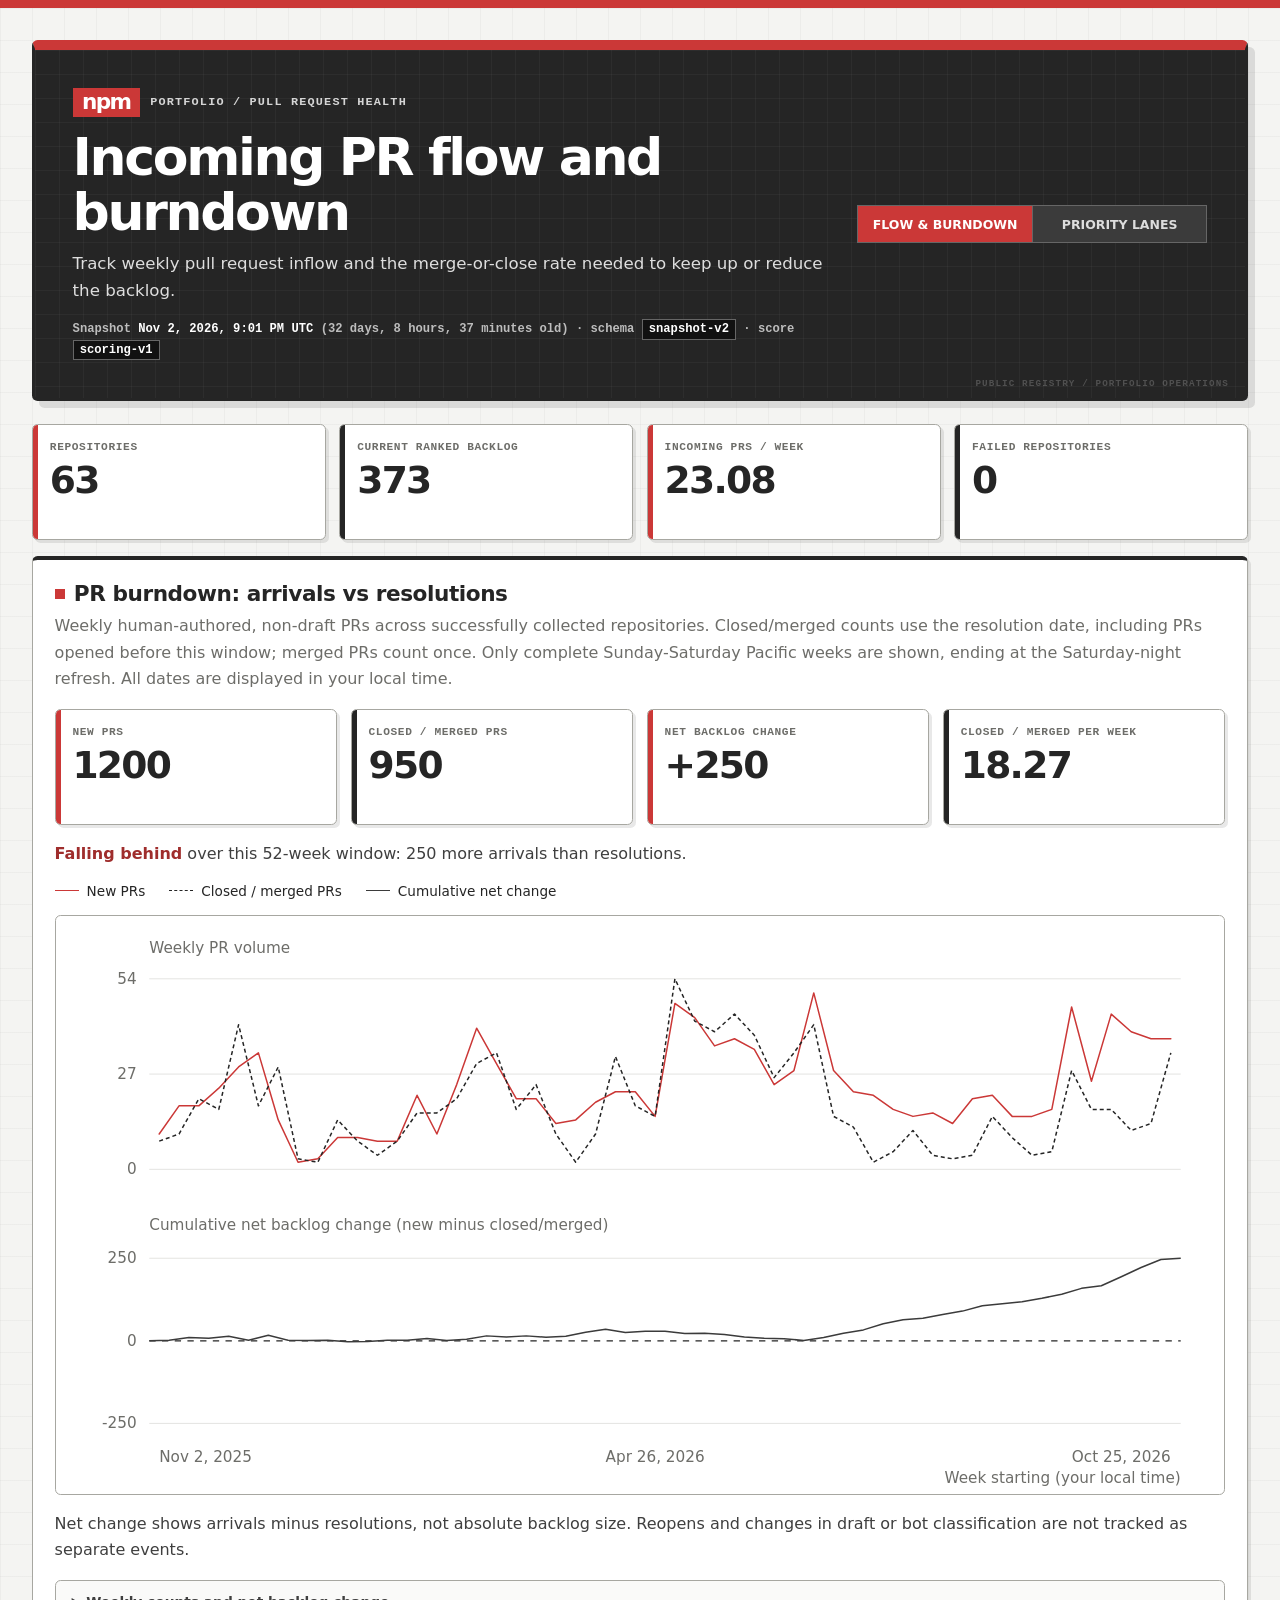
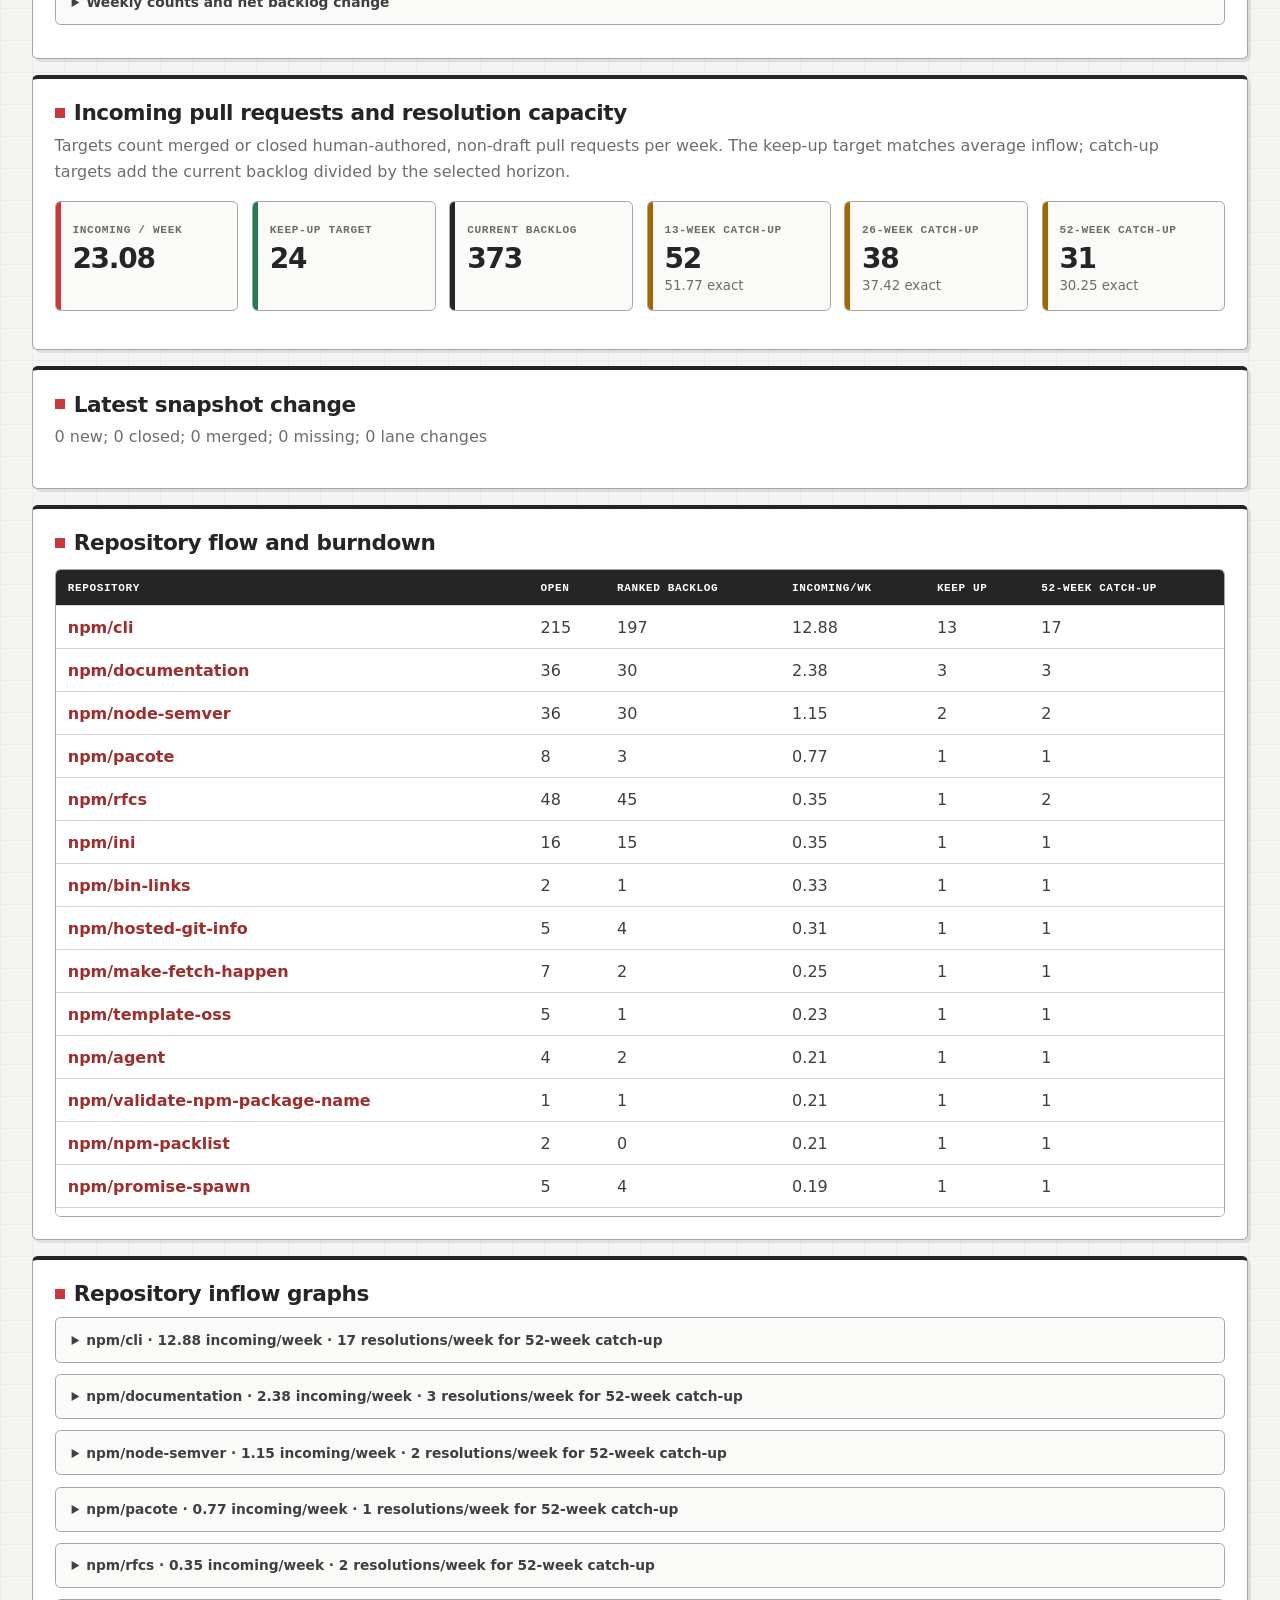
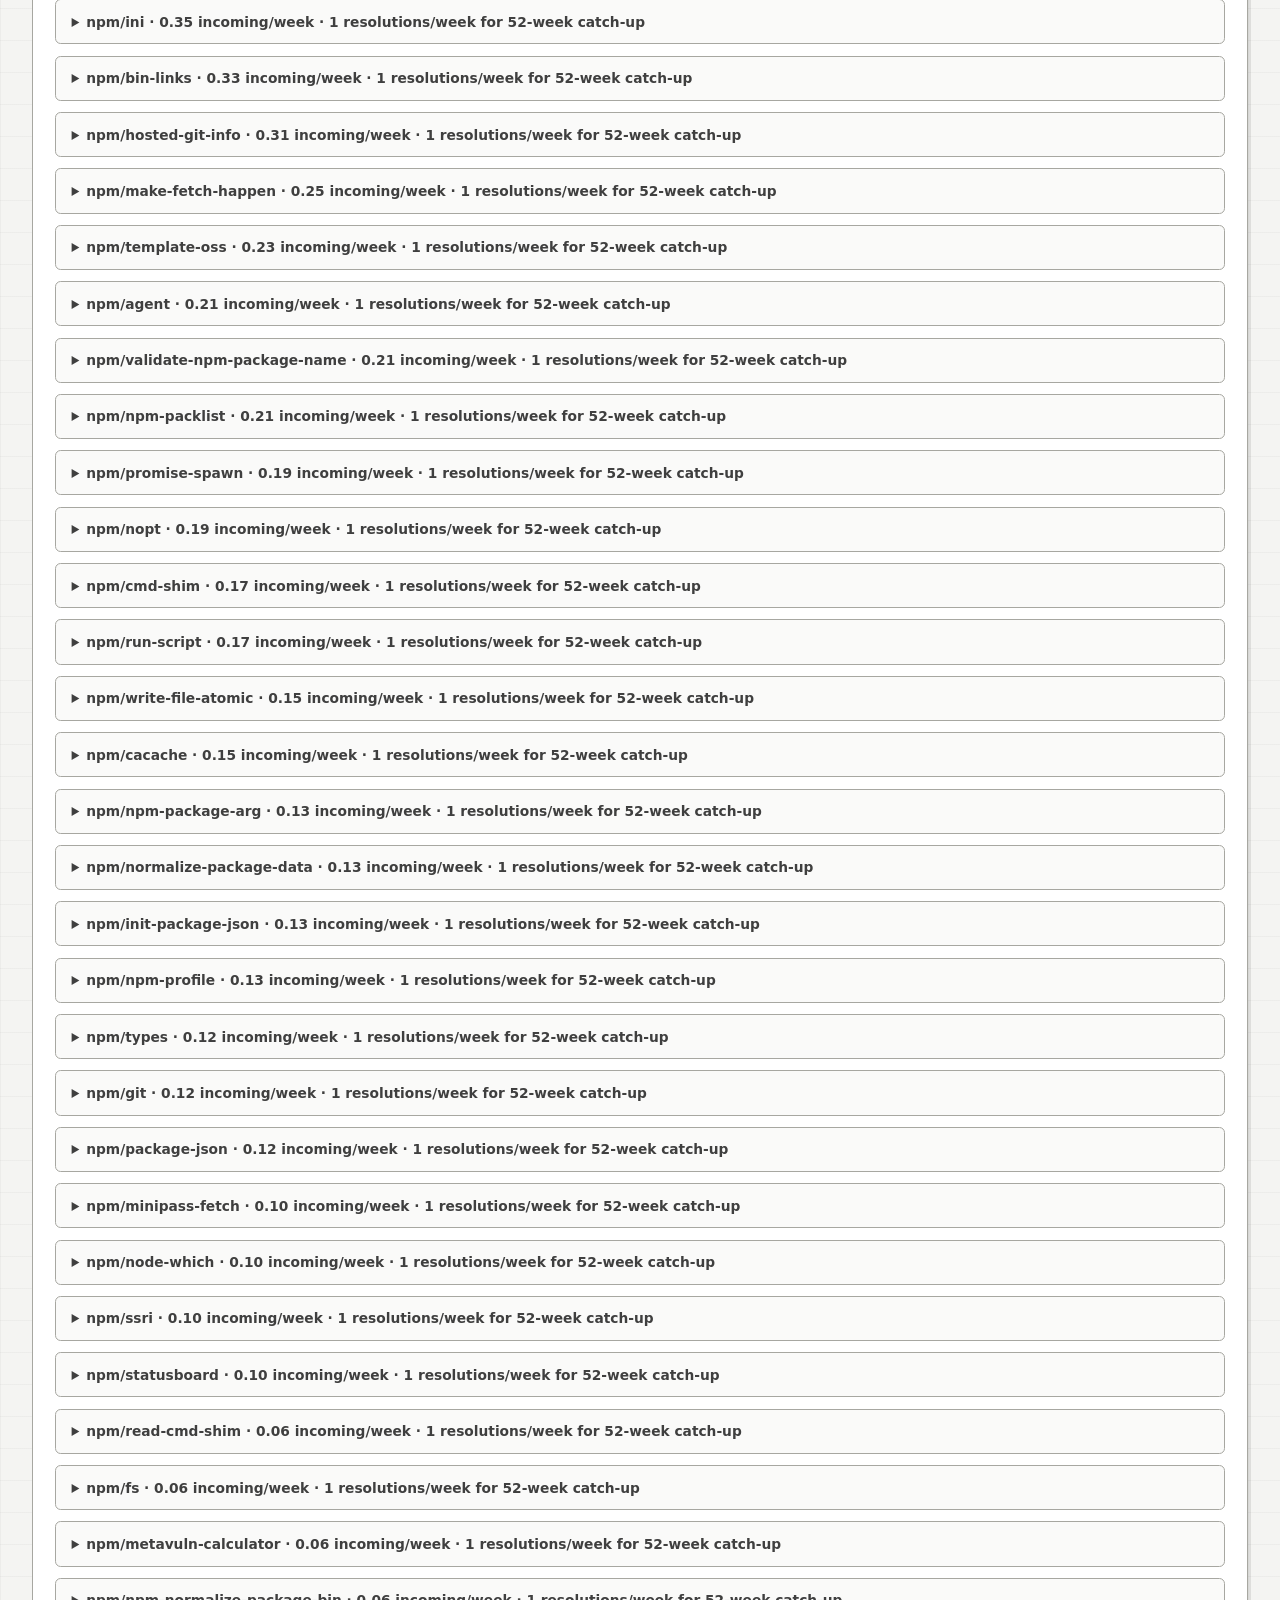
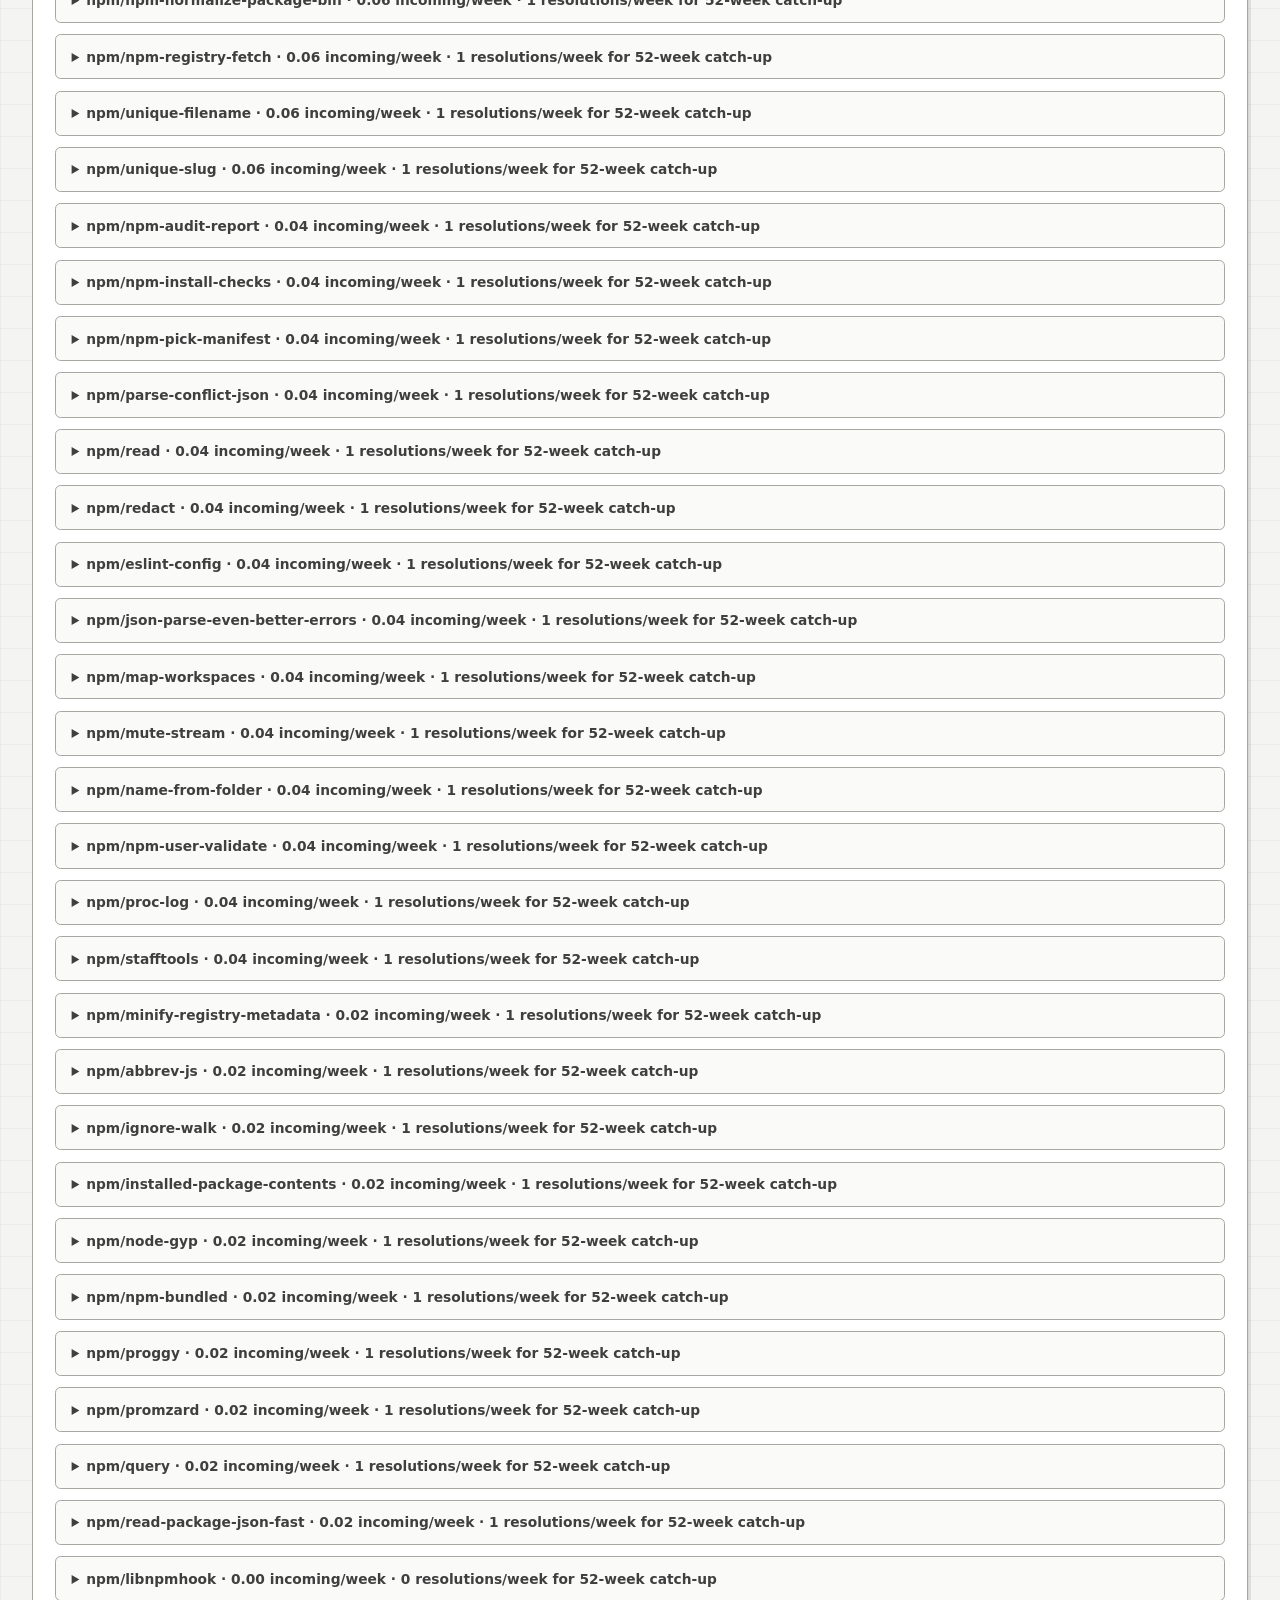
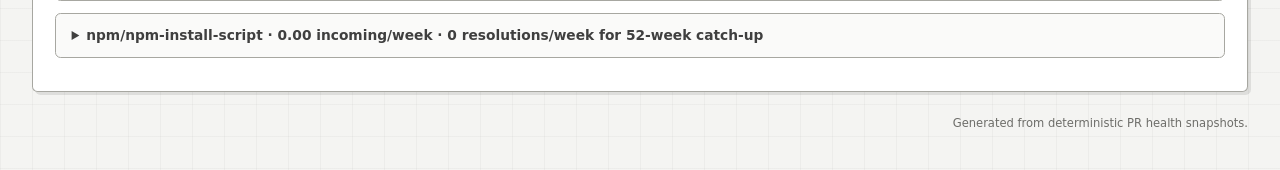
<file: index.html>
<!doctype html>
<html lang="en"><head><meta charset="utf-8"><meta name="viewport" content="width=device-width">
<meta name="theme-color" content="#cb3837">
<title>npm Pull Request Health · Incoming PR flow and burndown</title>
<link rel="stylesheet" href="./styles.css"></head><body>
<main class="app-shell">
<header class="hero">
  <div class="hero-copy">
    <div class="brand-lockup">
      <span class="brand-mark">npm</span>
      <span class="eyebrow">portfolio / pull request health</span>
    </div>
    <h1>Incoming PR flow and burndown</h1>
    <p class="intro">Track weekly pull request inflow and the merge-or-close rate needed to keep up or reduce the backlog.</p>
    <p class="snapshot-meta">Snapshot
<time id="snapshot-time" datetime="2026-11-02T21:01:43.125Z">Local time</time>
<span id="snapshot-age"></span> · schema <code>snapshot-v2</code> ·
score <code>scoring-v1</code></p>
  </div>
  <nav aria-label="Dashboard pages">
  <a href="./index.html" aria-current="page">Flow &amp; burndown</a>
  <a href="./priorities.html">Priority lanes</a>
</nav>
</header>

<div class="cards"><div class="card"><div>Repositories</div><div class="big">63</div></div><div class="card"><div>Current ranked backlog</div><div class="big">373</div></div><div class="card"><div>Incoming PRs / week</div><div class="big">23.08</div></div><div class="card"><div>Failed repositories</div><div class="big">0</div></div></div>
<section><h2>PR burndown: arrivals vs resolutions</h2>
<p>Weekly human-authored, non-draft PRs across successfully collected repositories.
Closed/merged counts use the resolution date, including PRs opened before this window; merged PRs count once.
Only complete Sunday-Saturday Pacific weeks are shown, ending at the Saturday-night refresh.
All dates are displayed in your local time.</p>
<div class="cards"><div class="card"><div>New PRs</div><div class="big">1200</div></div><div class="card"><div>Closed / merged PRs</div><div class="big">950</div></div><div class="card"><div>Net backlog change</div><div class="big">+250</div></div><div class="card"><div>Closed / merged per week</div><div class="big">18.27</div></div></div>
<p class="flow-status" data-trend="behind"><strong>Falling behind</strong> over this
52-week window: 250 more arrivals than resolutions.</p>
<div class="chart-legend" aria-label="Chart legend">
<span><i aria-hidden="true"></i>New PRs</span>
<span><i class="resolution-key" aria-hidden="true"></i>Closed / merged PRs</span>
<span><i class="net-flow-key" aria-hidden="true"></i>Cumulative net change</span>
</div>
<div class="chart"><svg viewBox="0 0 900 440" role="img" aria-labelledby="burndown-title burndown-description">
<title id="burndown-title">Weekly new PRs versus closed/merged PRs and cumulative net backlog change</title>
<desc id="burndown-description">Falling behind: 1200 new PRs,
950 closed/merged PRs; net change +250.
Positive cumulative change means falling behind; negative means catching up. Exact weekly counts follow the chart.</desc>
<text x="64" y="20">Weekly PR volume</text>
<line x1="64" y1="190" x2="876" y2="190" class="chart-grid"/><text x="54" y="194" text-anchor="end">0</text><line x1="64" y1="115" x2="876" y2="115" class="chart-grid"/><text x="54" y="119" text-anchor="end">27</text><line x1="64" y1="40" x2="876" y2="40" class="chart-grid"/><text x="54" y="44" text-anchor="end">54</text>
<polyline points="71.8,162.2 87.4,140.0 103.0,140.0 118.7,126.1 134.3,109.4 149.9,98.3 165.5,151.1 181.1,184.4 196.7,181.7 212.3,165.0 228.0,165.0 243.6,167.8 259.2,167.8 274.8,131.7 290.4,162.2 306.0,123.3 321.7,78.9 337.3,106.7 352.9,134.4 368.5,134.4 384.1,153.9 399.7,151.1 415.3,137.2 431.0,128.9 446.6,128.9 462.2,148.3 477.8,59.4 493.4,70.6 509.0,92.8 524.7,87.2 540.3,95.6 555.9,123.3 571.5,112.2 587.1,51.1 602.7,112.2 618.3,128.9 634.0,131.7 649.6,142.8 665.2,148.3 680.8,145.6 696.4,153.9 712.0,134.4 727.7,131.7 743.3,148.3 758.9,148.3 774.5,142.8 790.1,62.2 805.7,120.6 821.3,67.8 837.0,81.7 852.6,87.2 868.2,87.2" class="inflow-line"/><circle cx="71.8" cy="162.2" r="3" class="inflow-point"><title data-local-date="2025-11-02T07:00:00.000Z" data-date-prefix="Week of " data-date-suffix=": 10 new PRs" data-date-detail="true">10 new PRs</title></circle><circle cx="87.4" cy="140.0" r="3" class="inflow-point"><title data-local-date="2025-11-09T08:00:00.000Z" data-date-prefix="Week of " data-date-suffix=": 18 new PRs" data-date-detail="true">18 new PRs</title></circle><circle cx="103.0" cy="140.0" r="3" class="inflow-point"><title data-local-date="2025-11-16T08:00:00.000Z" data-date-prefix="Week of " data-date-suffix=": 18 new PRs" data-date-detail="true">18 new PRs</title></circle><circle cx="118.7" cy="126.1" r="3" class="inflow-point"><title data-local-date="2025-11-23T08:00:00.000Z" data-date-prefix="Week of " data-date-suffix=": 23 new PRs" data-date-detail="true">23 new PRs</title></circle><circle cx="134.3" cy="109.4" r="3" class="inflow-point"><title data-local-date="2025-11-30T08:00:00.000Z" data-date-prefix="Week of " data-date-suffix=": 29 new PRs" data-date-detail="true">29 new PRs</title></circle><circle cx="149.9" cy="98.3" r="3" class="inflow-point"><title data-local-date="2025-12-07T08:00:00.000Z" data-date-prefix="Week of " data-date-suffix=": 33 new PRs" data-date-detail="true">33 new PRs</title></circle><circle cx="165.5" cy="151.1" r="3" class="inflow-point"><title data-local-date="2025-12-14T08:00:00.000Z" data-date-prefix="Week of " data-date-suffix=": 14 new PRs" data-date-detail="true">14 new PRs</title></circle><circle cx="181.1" cy="184.4" r="3" class="inflow-point"><title data-local-date="2025-12-21T08:00:00.000Z" data-date-prefix="Week of " data-date-suffix=": 2 new PRs" data-date-detail="true">2 new PRs</title></circle><circle cx="196.7" cy="181.7" r="3" class="inflow-point"><title data-local-date="2025-12-28T08:00:00.000Z" data-date-prefix="Week of " data-date-suffix=": 3 new PRs" data-date-detail="true">3 new PRs</title></circle><circle cx="212.3" cy="165.0" r="3" class="inflow-point"><title data-local-date="2026-01-04T08:00:00.000Z" data-date-prefix="Week of " data-date-suffix=": 9 new PRs" data-date-detail="true">9 new PRs</title></circle><circle cx="228.0" cy="165.0" r="3" class="inflow-point"><title data-local-date="2026-01-11T08:00:00.000Z" data-date-prefix="Week of " data-date-suffix=": 9 new PRs" data-date-detail="true">9 new PRs</title></circle><circle cx="243.6" cy="167.8" r="3" class="inflow-point"><title data-local-date="2026-01-18T08:00:00.000Z" data-date-prefix="Week of " data-date-suffix=": 8 new PRs" data-date-detail="true">8 new PRs</title></circle><circle cx="259.2" cy="167.8" r="3" class="inflow-point"><title data-local-date="2026-01-25T08:00:00.000Z" data-date-prefix="Week of " data-date-suffix=": 8 new PRs" data-date-detail="true">8 new PRs</title></circle><circle cx="274.8" cy="131.7" r="3" class="inflow-point"><title data-local-date="2026-02-01T08:00:00.000Z" data-date-prefix="Week of " data-date-suffix=": 21 new PRs" data-date-detail="true">21 new PRs</title></circle><circle cx="290.4" cy="162.2" r="3" class="inflow-point"><title data-local-date="2026-02-08T08:00:00.000Z" data-date-prefix="Week of " data-date-suffix=": 10 new PRs" data-date-detail="true">10 new PRs</title></circle><circle cx="306.0" cy="123.3" r="3" class="inflow-point"><title data-local-date="2026-02-15T08:00:00.000Z" data-date-prefix="Week of " data-date-suffix=": 24 new PRs" data-date-detail="true">24 new PRs</title></circle><circle cx="321.7" cy="78.9" r="3" class="inflow-point"><title data-local-date="2026-02-22T08:00:00.000Z" data-date-prefix="Week of " data-date-suffix=": 40 new PRs" data-date-detail="true">40 new PRs</title></circle><circle cx="337.3" cy="106.7" r="3" class="inflow-point"><title data-local-date="2026-03-01T08:00:00.000Z" data-date-prefix="Week of " data-date-suffix=": 30 new PRs" data-date-detail="true">30 new PRs</title></circle><circle cx="352.9" cy="134.4" r="3" class="inflow-point"><title data-local-date="2026-03-08T08:00:00.000Z" data-date-prefix="Week of " data-date-suffix=": 20 new PRs" data-date-detail="true">20 new PRs</title></circle><circle cx="368.5" cy="134.4" r="3" class="inflow-point"><title data-local-date="2026-03-15T07:00:00.000Z" data-date-prefix="Week of " data-date-suffix=": 20 new PRs" data-date-detail="true">20 new PRs</title></circle><circle cx="384.1" cy="153.9" r="3" class="inflow-point"><title data-local-date="2026-03-22T07:00:00.000Z" data-date-prefix="Week of " data-date-suffix=": 13 new PRs" data-date-detail="true">13 new PRs</title></circle><circle cx="399.7" cy="151.1" r="3" class="inflow-point"><title data-local-date="2026-03-29T07:00:00.000Z" data-date-prefix="Week of " data-date-suffix=": 14 new PRs" data-date-detail="true">14 new PRs</title></circle><circle cx="415.3" cy="137.2" r="3" class="inflow-point"><title data-local-date="2026-04-05T07:00:00.000Z" data-date-prefix="Week of " data-date-suffix=": 19 new PRs" data-date-detail="true">19 new PRs</title></circle><circle cx="431.0" cy="128.9" r="3" class="inflow-point"><title data-local-date="2026-04-12T07:00:00.000Z" data-date-prefix="Week of " data-date-suffix=": 22 new PRs" data-date-detail="true">22 new PRs</title></circle><circle cx="446.6" cy="128.9" r="3" class="inflow-point"><title data-local-date="2026-04-19T07:00:00.000Z" data-date-prefix="Week of " data-date-suffix=": 22 new PRs" data-date-detail="true">22 new PRs</title></circle><circle cx="462.2" cy="148.3" r="3" class="inflow-point"><title data-local-date="2026-04-26T07:00:00.000Z" data-date-prefix="Week of " data-date-suffix=": 15 new PRs" data-date-detail="true">15 new PRs</title></circle><circle cx="477.8" cy="59.4" r="3" class="inflow-point"><title data-local-date="2026-05-03T07:00:00.000Z" data-date-prefix="Week of " data-date-suffix=": 47 new PRs" data-date-detail="true">47 new PRs</title></circle><circle cx="493.4" cy="70.6" r="3" class="inflow-point"><title data-local-date="2026-05-10T07:00:00.000Z" data-date-prefix="Week of " data-date-suffix=": 43 new PRs" data-date-detail="true">43 new PRs</title></circle><circle cx="509.0" cy="92.8" r="3" class="inflow-point"><title data-local-date="2026-05-17T07:00:00.000Z" data-date-prefix="Week of " data-date-suffix=": 35 new PRs" data-date-detail="true">35 new PRs</title></circle><circle cx="524.7" cy="87.2" r="3" class="inflow-point"><title data-local-date="2026-05-24T07:00:00.000Z" data-date-prefix="Week of " data-date-suffix=": 37 new PRs" data-date-detail="true">37 new PRs</title></circle><circle cx="540.3" cy="95.6" r="3" class="inflow-point"><title data-local-date="2026-05-31T07:00:00.000Z" data-date-prefix="Week of " data-date-suffix=": 34 new PRs" data-date-detail="true">34 new PRs</title></circle><circle cx="555.9" cy="123.3" r="3" class="inflow-point"><title data-local-date="2026-06-07T07:00:00.000Z" data-date-prefix="Week of " data-date-suffix=": 24 new PRs" data-date-detail="true">24 new PRs</title></circle><circle cx="571.5" cy="112.2" r="3" class="inflow-point"><title data-local-date="2026-06-14T07:00:00.000Z" data-date-prefix="Week of " data-date-suffix=": 28 new PRs" data-date-detail="true">28 new PRs</title></circle><circle cx="587.1" cy="51.1" r="3" class="inflow-point"><title data-local-date="2026-06-21T07:00:00.000Z" data-date-prefix="Week of " data-date-suffix=": 50 new PRs" data-date-detail="true">50 new PRs</title></circle><circle cx="602.7" cy="112.2" r="3" class="inflow-point"><title data-local-date="2026-06-28T07:00:00.000Z" data-date-prefix="Week of " data-date-suffix=": 28 new PRs" data-date-detail="true">28 new PRs</title></circle><circle cx="618.3" cy="128.9" r="3" class="inflow-point"><title data-local-date="2026-07-05T07:00:00.000Z" data-date-prefix="Week of " data-date-suffix=": 22 new PRs" data-date-detail="true">22 new PRs</title></circle><circle cx="634.0" cy="131.7" r="3" class="inflow-point"><title data-local-date="2026-07-12T07:00:00.000Z" data-date-prefix="Week of " data-date-suffix=": 21 new PRs" data-date-detail="true">21 new PRs</title></circle><circle cx="649.6" cy="142.8" r="3" class="inflow-point"><title data-local-date="2026-07-19T07:00:00.000Z" data-date-prefix="Week of " data-date-suffix=": 17 new PRs" data-date-detail="true">17 new PRs</title></circle><circle cx="665.2" cy="148.3" r="3" class="inflow-point"><title data-local-date="2026-07-26T07:00:00.000Z" data-date-prefix="Week of " data-date-suffix=": 15 new PRs" data-date-detail="true">15 new PRs</title></circle><circle cx="680.8" cy="145.6" r="3" class="inflow-point"><title data-local-date="2026-08-02T07:00:00.000Z" data-date-prefix="Week of " data-date-suffix=": 16 new PRs" data-date-detail="true">16 new PRs</title></circle><circle cx="696.4" cy="153.9" r="3" class="inflow-point"><title data-local-date="2026-08-09T07:00:00.000Z" data-date-prefix="Week of " data-date-suffix=": 13 new PRs" data-date-detail="true">13 new PRs</title></circle><circle cx="712.0" cy="134.4" r="3" class="inflow-point"><title data-local-date="2026-08-16T07:00:00.000Z" data-date-prefix="Week of " data-date-suffix=": 20 new PRs" data-date-detail="true">20 new PRs</title></circle><circle cx="727.7" cy="131.7" r="3" class="inflow-point"><title data-local-date="2026-08-23T07:00:00.000Z" data-date-prefix="Week of " data-date-suffix=": 21 new PRs" data-date-detail="true">21 new PRs</title></circle><circle cx="743.3" cy="148.3" r="3" class="inflow-point"><title data-local-date="2026-08-30T07:00:00.000Z" data-date-prefix="Week of " data-date-suffix=": 15 new PRs" data-date-detail="true">15 new PRs</title></circle><circle cx="758.9" cy="148.3" r="3" class="inflow-point"><title data-local-date="2026-09-06T07:00:00.000Z" data-date-prefix="Week of " data-date-suffix=": 15 new PRs" data-date-detail="true">15 new PRs</title></circle><circle cx="774.5" cy="142.8" r="3" class="inflow-point"><title data-local-date="2026-09-13T07:00:00.000Z" data-date-prefix="Week of " data-date-suffix=": 17 new PRs" data-date-detail="true">17 new PRs</title></circle><circle cx="790.1" cy="62.2" r="3" class="inflow-point"><title data-local-date="2026-09-20T07:00:00.000Z" data-date-prefix="Week of " data-date-suffix=": 46 new PRs" data-date-detail="true">46 new PRs</title></circle><circle cx="805.7" cy="120.6" r="3" class="inflow-point"><title data-local-date="2026-09-27T07:00:00.000Z" data-date-prefix="Week of " data-date-suffix=": 25 new PRs" data-date-detail="true">25 new PRs</title></circle><circle cx="821.3" cy="67.8" r="3" class="inflow-point"><title data-local-date="2026-10-04T07:00:00.000Z" data-date-prefix="Week of " data-date-suffix=": 44 new PRs" data-date-detail="true">44 new PRs</title></circle><circle cx="837.0" cy="81.7" r="3" class="inflow-point"><title data-local-date="2026-10-11T07:00:00.000Z" data-date-prefix="Week of " data-date-suffix=": 39 new PRs" data-date-detail="true">39 new PRs</title></circle><circle cx="852.6" cy="87.2" r="3" class="inflow-point"><title data-local-date="2026-10-18T07:00:00.000Z" data-date-prefix="Week of " data-date-suffix=": 37 new PRs" data-date-detail="true">37 new PRs</title></circle><circle cx="868.2" cy="87.2" r="3" class="inflow-point"><title data-local-date="2026-10-25T07:00:00.000Z" data-date-prefix="Week of " data-date-suffix=": 37 new PRs" data-date-detail="true">37 new PRs</title></circle>
<polyline points="71.8,167.8 87.4,162.2 103.0,134.4 118.7,142.8 134.3,76.1 149.9,140.0 165.5,109.4 181.1,181.7 196.7,184.4 212.3,151.1 228.0,167.8 243.6,178.9 259.2,167.8 274.8,145.6 290.4,145.6 306.0,134.4 321.7,106.7 337.3,98.3 352.9,142.8 368.5,123.3 384.1,162.2 399.7,184.4 415.3,162.2 431.0,101.1 446.6,140.0 462.2,148.3 477.8,40.0 493.4,73.3 509.0,81.7 524.7,67.8 540.3,84.4 555.9,117.8 571.5,98.3 587.1,76.1 602.7,148.3 618.3,156.7 634.0,184.4 649.6,176.1 665.2,159.4 680.8,178.9 696.4,181.7 712.0,178.9 727.7,148.3 743.3,165.0 758.9,178.9 774.5,176.1 790.1,112.2 805.7,142.8 821.3,142.8 837.0,159.4 852.6,153.9 868.2,98.3" class="resolution-line"/><circle cx="71.8" cy="167.8" r="3" class="resolution-point"><title data-local-date="2025-11-02T07:00:00.000Z" data-date-prefix="Week of " data-date-suffix=": 8 closed/merged PRs" data-date-detail="true">8 closed/merged PRs</title></circle><circle cx="87.4" cy="162.2" r="3" class="resolution-point"><title data-local-date="2025-11-09T08:00:00.000Z" data-date-prefix="Week of " data-date-suffix=": 10 closed/merged PRs" data-date-detail="true">10 closed/merged PRs</title></circle><circle cx="103.0" cy="134.4" r="3" class="resolution-point"><title data-local-date="2025-11-16T08:00:00.000Z" data-date-prefix="Week of " data-date-suffix=": 20 closed/merged PRs" data-date-detail="true">20 closed/merged PRs</title></circle><circle cx="118.7" cy="142.8" r="3" class="resolution-point"><title data-local-date="2025-11-23T08:00:00.000Z" data-date-prefix="Week of " data-date-suffix=": 17 closed/merged PRs" data-date-detail="true">17 closed/merged PRs</title></circle><circle cx="134.3" cy="76.1" r="3" class="resolution-point"><title data-local-date="2025-11-30T08:00:00.000Z" data-date-prefix="Week of " data-date-suffix=": 41 closed/merged PRs" data-date-detail="true">41 closed/merged PRs</title></circle><circle cx="149.9" cy="140.0" r="3" class="resolution-point"><title data-local-date="2025-12-07T08:00:00.000Z" data-date-prefix="Week of " data-date-suffix=": 18 closed/merged PRs" data-date-detail="true">18 closed/merged PRs</title></circle><circle cx="165.5" cy="109.4" r="3" class="resolution-point"><title data-local-date="2025-12-14T08:00:00.000Z" data-date-prefix="Week of " data-date-suffix=": 29 closed/merged PRs" data-date-detail="true">29 closed/merged PRs</title></circle><circle cx="181.1" cy="181.7" r="3" class="resolution-point"><title data-local-date="2025-12-21T08:00:00.000Z" data-date-prefix="Week of " data-date-suffix=": 3 closed/merged PRs" data-date-detail="true">3 closed/merged PRs</title></circle><circle cx="196.7" cy="184.4" r="3" class="resolution-point"><title data-local-date="2025-12-28T08:00:00.000Z" data-date-prefix="Week of " data-date-suffix=": 2 closed/merged PRs" data-date-detail="true">2 closed/merged PRs</title></circle><circle cx="212.3" cy="151.1" r="3" class="resolution-point"><title data-local-date="2026-01-04T08:00:00.000Z" data-date-prefix="Week of " data-date-suffix=": 14 closed/merged PRs" data-date-detail="true">14 closed/merged PRs</title></circle><circle cx="228.0" cy="167.8" r="3" class="resolution-point"><title data-local-date="2026-01-11T08:00:00.000Z" data-date-prefix="Week of " data-date-suffix=": 8 closed/merged PRs" data-date-detail="true">8 closed/merged PRs</title></circle><circle cx="243.6" cy="178.9" r="3" class="resolution-point"><title data-local-date="2026-01-18T08:00:00.000Z" data-date-prefix="Week of " data-date-suffix=": 4 closed/merged PRs" data-date-detail="true">4 closed/merged PRs</title></circle><circle cx="259.2" cy="167.8" r="3" class="resolution-point"><title data-local-date="2026-01-25T08:00:00.000Z" data-date-prefix="Week of " data-date-suffix=": 8 closed/merged PRs" data-date-detail="true">8 closed/merged PRs</title></circle><circle cx="274.8" cy="145.6" r="3" class="resolution-point"><title data-local-date="2026-02-01T08:00:00.000Z" data-date-prefix="Week of " data-date-suffix=": 16 closed/merged PRs" data-date-detail="true">16 closed/merged PRs</title></circle><circle cx="290.4" cy="145.6" r="3" class="resolution-point"><title data-local-date="2026-02-08T08:00:00.000Z" data-date-prefix="Week of " data-date-suffix=": 16 closed/merged PRs" data-date-detail="true">16 closed/merged PRs</title></circle><circle cx="306.0" cy="134.4" r="3" class="resolution-point"><title data-local-date="2026-02-15T08:00:00.000Z" data-date-prefix="Week of " data-date-suffix=": 20 closed/merged PRs" data-date-detail="true">20 closed/merged PRs</title></circle><circle cx="321.7" cy="106.7" r="3" class="resolution-point"><title data-local-date="2026-02-22T08:00:00.000Z" data-date-prefix="Week of " data-date-suffix=": 30 closed/merged PRs" data-date-detail="true">30 closed/merged PRs</title></circle><circle cx="337.3" cy="98.3" r="3" class="resolution-point"><title data-local-date="2026-03-01T08:00:00.000Z" data-date-prefix="Week of " data-date-suffix=": 33 closed/merged PRs" data-date-detail="true">33 closed/merged PRs</title></circle><circle cx="352.9" cy="142.8" r="3" class="resolution-point"><title data-local-date="2026-03-08T08:00:00.000Z" data-date-prefix="Week of " data-date-suffix=": 17 closed/merged PRs" data-date-detail="true">17 closed/merged PRs</title></circle><circle cx="368.5" cy="123.3" r="3" class="resolution-point"><title data-local-date="2026-03-15T07:00:00.000Z" data-date-prefix="Week of " data-date-suffix=": 24 closed/merged PRs" data-date-detail="true">24 closed/merged PRs</title></circle><circle cx="384.1" cy="162.2" r="3" class="resolution-point"><title data-local-date="2026-03-22T07:00:00.000Z" data-date-prefix="Week of " data-date-suffix=": 10 closed/merged PRs" data-date-detail="true">10 closed/merged PRs</title></circle><circle cx="399.7" cy="184.4" r="3" class="resolution-point"><title data-local-date="2026-03-29T07:00:00.000Z" data-date-prefix="Week of " data-date-suffix=": 2 closed/merged PRs" data-date-detail="true">2 closed/merged PRs</title></circle><circle cx="415.3" cy="162.2" r="3" class="resolution-point"><title data-local-date="2026-04-05T07:00:00.000Z" data-date-prefix="Week of " data-date-suffix=": 10 closed/merged PRs" data-date-detail="true">10 closed/merged PRs</title></circle><circle cx="431.0" cy="101.1" r="3" class="resolution-point"><title data-local-date="2026-04-12T07:00:00.000Z" data-date-prefix="Week of " data-date-suffix=": 32 closed/merged PRs" data-date-detail="true">32 closed/merged PRs</title></circle><circle cx="446.6" cy="140.0" r="3" class="resolution-point"><title data-local-date="2026-04-19T07:00:00.000Z" data-date-prefix="Week of " data-date-suffix=": 18 closed/merged PRs" data-date-detail="true">18 closed/merged PRs</title></circle><circle cx="462.2" cy="148.3" r="3" class="resolution-point"><title data-local-date="2026-04-26T07:00:00.000Z" data-date-prefix="Week of " data-date-suffix=": 15 closed/merged PRs" data-date-detail="true">15 closed/merged PRs</title></circle><circle cx="477.8" cy="40.0" r="3" class="resolution-point"><title data-local-date="2026-05-03T07:00:00.000Z" data-date-prefix="Week of " data-date-suffix=": 54 closed/merged PRs" data-date-detail="true">54 closed/merged PRs</title></circle><circle cx="493.4" cy="73.3" r="3" class="resolution-point"><title data-local-date="2026-05-10T07:00:00.000Z" data-date-prefix="Week of " data-date-suffix=": 42 closed/merged PRs" data-date-detail="true">42 closed/merged PRs</title></circle><circle cx="509.0" cy="81.7" r="3" class="resolution-point"><title data-local-date="2026-05-17T07:00:00.000Z" data-date-prefix="Week of " data-date-suffix=": 39 closed/merged PRs" data-date-detail="true">39 closed/merged PRs</title></circle><circle cx="524.7" cy="67.8" r="3" class="resolution-point"><title data-local-date="2026-05-24T07:00:00.000Z" data-date-prefix="Week of " data-date-suffix=": 44 closed/merged PRs" data-date-detail="true">44 closed/merged PRs</title></circle><circle cx="540.3" cy="84.4" r="3" class="resolution-point"><title data-local-date="2026-05-31T07:00:00.000Z" data-date-prefix="Week of " data-date-suffix=": 38 closed/merged PRs" data-date-detail="true">38 closed/merged PRs</title></circle><circle cx="555.9" cy="117.8" r="3" class="resolution-point"><title data-local-date="2026-06-07T07:00:00.000Z" data-date-prefix="Week of " data-date-suffix=": 26 closed/merged PRs" data-date-detail="true">26 closed/merged PRs</title></circle><circle cx="571.5" cy="98.3" r="3" class="resolution-point"><title data-local-date="2026-06-14T07:00:00.000Z" data-date-prefix="Week of " data-date-suffix=": 33 closed/merged PRs" data-date-detail="true">33 closed/merged PRs</title></circle><circle cx="587.1" cy="76.1" r="3" class="resolution-point"><title data-local-date="2026-06-21T07:00:00.000Z" data-date-prefix="Week of " data-date-suffix=": 41 closed/merged PRs" data-date-detail="true">41 closed/merged PRs</title></circle><circle cx="602.7" cy="148.3" r="3" class="resolution-point"><title data-local-date="2026-06-28T07:00:00.000Z" data-date-prefix="Week of " data-date-suffix=": 15 closed/merged PRs" data-date-detail="true">15 closed/merged PRs</title></circle><circle cx="618.3" cy="156.7" r="3" class="resolution-point"><title data-local-date="2026-07-05T07:00:00.000Z" data-date-prefix="Week of " data-date-suffix=": 12 closed/merged PRs" data-date-detail="true">12 closed/merged PRs</title></circle><circle cx="634.0" cy="184.4" r="3" class="resolution-point"><title data-local-date="2026-07-12T07:00:00.000Z" data-date-prefix="Week of " data-date-suffix=": 2 closed/merged PRs" data-date-detail="true">2 closed/merged PRs</title></circle><circle cx="649.6" cy="176.1" r="3" class="resolution-point"><title data-local-date="2026-07-19T07:00:00.000Z" data-date-prefix="Week of " data-date-suffix=": 5 closed/merged PRs" data-date-detail="true">5 closed/merged PRs</title></circle><circle cx="665.2" cy="159.4" r="3" class="resolution-point"><title data-local-date="2026-07-26T07:00:00.000Z" data-date-prefix="Week of " data-date-suffix=": 11 closed/merged PRs" data-date-detail="true">11 closed/merged PRs</title></circle><circle cx="680.8" cy="178.9" r="3" class="resolution-point"><title data-local-date="2026-08-02T07:00:00.000Z" data-date-prefix="Week of " data-date-suffix=": 4 closed/merged PRs" data-date-detail="true">4 closed/merged PRs</title></circle><circle cx="696.4" cy="181.7" r="3" class="resolution-point"><title data-local-date="2026-08-09T07:00:00.000Z" data-date-prefix="Week of " data-date-suffix=": 3 closed/merged PRs" data-date-detail="true">3 closed/merged PRs</title></circle><circle cx="712.0" cy="178.9" r="3" class="resolution-point"><title data-local-date="2026-08-16T07:00:00.000Z" data-date-prefix="Week of " data-date-suffix=": 4 closed/merged PRs" data-date-detail="true">4 closed/merged PRs</title></circle><circle cx="727.7" cy="148.3" r="3" class="resolution-point"><title data-local-date="2026-08-23T07:00:00.000Z" data-date-prefix="Week of " data-date-suffix=": 15 closed/merged PRs" data-date-detail="true">15 closed/merged PRs</title></circle><circle cx="743.3" cy="165.0" r="3" class="resolution-point"><title data-local-date="2026-08-30T07:00:00.000Z" data-date-prefix="Week of " data-date-suffix=": 9 closed/merged PRs" data-date-detail="true">9 closed/merged PRs</title></circle><circle cx="758.9" cy="178.9" r="3" class="resolution-point"><title data-local-date="2026-09-06T07:00:00.000Z" data-date-prefix="Week of " data-date-suffix=": 4 closed/merged PRs" data-date-detail="true">4 closed/merged PRs</title></circle><circle cx="774.5" cy="176.1" r="3" class="resolution-point"><title data-local-date="2026-09-13T07:00:00.000Z" data-date-prefix="Week of " data-date-suffix=": 5 closed/merged PRs" data-date-detail="true">5 closed/merged PRs</title></circle><circle cx="790.1" cy="112.2" r="3" class="resolution-point"><title data-local-date="2026-09-20T07:00:00.000Z" data-date-prefix="Week of " data-date-suffix=": 28 closed/merged PRs" data-date-detail="true">28 closed/merged PRs</title></circle><circle cx="805.7" cy="142.8" r="3" class="resolution-point"><title data-local-date="2026-09-27T07:00:00.000Z" data-date-prefix="Week of " data-date-suffix=": 17 closed/merged PRs" data-date-detail="true">17 closed/merged PRs</title></circle><circle cx="821.3" cy="142.8" r="3" class="resolution-point"><title data-local-date="2026-10-04T07:00:00.000Z" data-date-prefix="Week of " data-date-suffix=": 17 closed/merged PRs" data-date-detail="true">17 closed/merged PRs</title></circle><circle cx="837.0" cy="159.4" r="3" class="resolution-point"><title data-local-date="2026-10-11T07:00:00.000Z" data-date-prefix="Week of " data-date-suffix=": 11 closed/merged PRs" data-date-detail="true">11 closed/merged PRs</title></circle><circle cx="852.6" cy="153.9" r="3" class="resolution-point"><title data-local-date="2026-10-18T07:00:00.000Z" data-date-prefix="Week of " data-date-suffix=": 13 closed/merged PRs" data-date-detail="true">13 closed/merged PRs</title></circle><circle cx="868.2" cy="98.3" r="3" class="resolution-point"><title data-local-date="2026-10-25T07:00:00.000Z" data-date-prefix="Week of " data-date-suffix=": 33 closed/merged PRs" data-date-detail="true">33 closed/merged PRs</title></circle>
<text x="64" y="238">Cumulative net backlog change (new minus closed/merged)</text>
<line x1="64" y1="390" x2="876" y2="390" class="chart-grid"/><text x="54" y="394" text-anchor="end">-250</text><line x1="64" y1="260" x2="876" y2="260" class="chart-grid"/><text x="54" y="264" text-anchor="end">250</text>
<line x1="64" y1="325" x2="876" y2="325" class="zero-line"/>
<text x="54" y="329" text-anchor="end">0</text>
<polyline points="64.0,325.0 79.6,324.5 95.2,322.4 110.8,322.9 126.5,321.4 142.1,324.5 157.7,320.6 173.3,324.5 188.9,324.7 204.5,324.5 220.2,325.8 235.8,325.5 251.4,324.5 267.0,324.5 282.6,323.2 298.2,324.7 313.8,323.7 329.5,321.1 345.1,321.9 360.7,321.1 376.3,322.1 391.9,321.4 407.5,318.2 423.2,315.9 438.8,318.5 454.4,317.5 470.0,317.5 485.6,319.3 501.2,319.0 516.8,320.1 532.5,321.9 548.1,322.9 563.7,323.4 579.3,324.7 594.9,322.4 610.5,319.0 626.2,316.4 641.8,311.5 657.4,308.4 673.0,307.3 688.6,304.2 704.2,301.6 719.8,297.4 735.5,295.9 751.1,294.3 766.7,291.5 782.3,288.3 797.9,283.7 813.5,281.6 829.2,274.6 844.8,267.3 860.4,261.0 876.0,260.0" class="net-flow-line"/>
<circle cx="79.61538461538461" cy="324.48" r="3" class="net-flow-point"><title data-local-date="2025-11-02T07:00:00.000Z" data-date-prefix="Week of " data-date-suffix=": cumulative net +2" data-date-detail="true">Cumulative net +2</title></circle><circle cx="95.23076923076923" cy="322.4" r="3" class="net-flow-point"><title data-local-date="2025-11-09T08:00:00.000Z" data-date-prefix="Week of " data-date-suffix=": cumulative net +10" data-date-detail="true">Cumulative net +10</title></circle><circle cx="110.84615384615384" cy="322.92" r="3" class="net-flow-point"><title data-local-date="2025-11-16T08:00:00.000Z" data-date-prefix="Week of " data-date-suffix=": cumulative net +8" data-date-detail="true">Cumulative net +8</title></circle><circle cx="126.46153846153847" cy="321.36" r="3" class="net-flow-point"><title data-local-date="2025-11-23T08:00:00.000Z" data-date-prefix="Week of " data-date-suffix=": cumulative net +14" data-date-detail="true">Cumulative net +14</title></circle><circle cx="142.0769230769231" cy="324.48" r="3" class="net-flow-point"><title data-local-date="2025-11-30T08:00:00.000Z" data-date-prefix="Week of " data-date-suffix=": cumulative net +2" data-date-detail="true">Cumulative net +2</title></circle><circle cx="157.69230769230768" cy="320.58" r="3" class="net-flow-point"><title data-local-date="2025-12-07T08:00:00.000Z" data-date-prefix="Week of " data-date-suffix=": cumulative net +17" data-date-detail="true">Cumulative net +17</title></circle><circle cx="173.30769230769232" cy="324.48" r="3" class="net-flow-point"><title data-local-date="2025-12-14T08:00:00.000Z" data-date-prefix="Week of " data-date-suffix=": cumulative net +2" data-date-detail="true">Cumulative net +2</title></circle><circle cx="188.92307692307693" cy="324.74" r="3" class="net-flow-point"><title data-local-date="2025-12-21T08:00:00.000Z" data-date-prefix="Week of " data-date-suffix=": cumulative net +1" data-date-detail="true">Cumulative net +1</title></circle><circle cx="204.53846153846155" cy="324.48" r="3" class="net-flow-point"><title data-local-date="2025-12-28T08:00:00.000Z" data-date-prefix="Week of " data-date-suffix=": cumulative net +2" data-date-detail="true">Cumulative net +2</title></circle><circle cx="220.15384615384616" cy="325.78" r="3" class="net-flow-point"><title data-local-date="2026-01-04T08:00:00.000Z" data-date-prefix="Week of " data-date-suffix=": cumulative net -3" data-date-detail="true">Cumulative net -3</title></circle><circle cx="235.76923076923077" cy="325.52" r="3" class="net-flow-point"><title data-local-date="2026-01-11T08:00:00.000Z" data-date-prefix="Week of " data-date-suffix=": cumulative net -2" data-date-detail="true">Cumulative net -2</title></circle><circle cx="251.3846153846154" cy="324.48" r="3" class="net-flow-point"><title data-local-date="2026-01-18T08:00:00.000Z" data-date-prefix="Week of " data-date-suffix=": cumulative net +2" data-date-detail="true">Cumulative net +2</title></circle><circle cx="267" cy="324.48" r="3" class="net-flow-point"><title data-local-date="2026-01-25T08:00:00.000Z" data-date-prefix="Week of " data-date-suffix=": cumulative net +2" data-date-detail="true">Cumulative net +2</title></circle><circle cx="282.61538461538464" cy="323.18" r="3" class="net-flow-point"><title data-local-date="2026-02-01T08:00:00.000Z" data-date-prefix="Week of " data-date-suffix=": cumulative net +7" data-date-detail="true">Cumulative net +7</title></circle><circle cx="298.23076923076917" cy="324.74" r="3" class="net-flow-point"><title data-local-date="2026-02-08T08:00:00.000Z" data-date-prefix="Week of " data-date-suffix=": cumulative net +1" data-date-detail="true">Cumulative net +1</title></circle><circle cx="313.84615384615387" cy="323.7" r="3" class="net-flow-point"><title data-local-date="2026-02-15T08:00:00.000Z" data-date-prefix="Week of " data-date-suffix=": cumulative net +5" data-date-detail="true">Cumulative net +5</title></circle><circle cx="329.46153846153845" cy="321.1" r="3" class="net-flow-point"><title data-local-date="2026-02-22T08:00:00.000Z" data-date-prefix="Week of " data-date-suffix=": cumulative net +15" data-date-detail="true">Cumulative net +15</title></circle><circle cx="345.0769230769231" cy="321.88" r="3" class="net-flow-point"><title data-local-date="2026-03-01T08:00:00.000Z" data-date-prefix="Week of " data-date-suffix=": cumulative net +12" data-date-detail="true">Cumulative net +12</title></circle><circle cx="360.6923076923077" cy="321.1" r="3" class="net-flow-point"><title data-local-date="2026-03-08T08:00:00.000Z" data-date-prefix="Week of " data-date-suffix=": cumulative net +15" data-date-detail="true">Cumulative net +15</title></circle><circle cx="376.3076923076923" cy="322.14" r="3" class="net-flow-point"><title data-local-date="2026-03-15T07:00:00.000Z" data-date-prefix="Week of " data-date-suffix=": cumulative net +11" data-date-detail="true">Cumulative net +11</title></circle><circle cx="391.9230769230769" cy="321.36" r="3" class="net-flow-point"><title data-local-date="2026-03-22T07:00:00.000Z" data-date-prefix="Week of " data-date-suffix=": cumulative net +14" data-date-detail="true">Cumulative net +14</title></circle><circle cx="407.53846153846155" cy="318.24" r="3" class="net-flow-point"><title data-local-date="2026-03-29T07:00:00.000Z" data-date-prefix="Week of " data-date-suffix=": cumulative net +26" data-date-detail="true">Cumulative net +26</title></circle><circle cx="423.15384615384613" cy="315.9" r="3" class="net-flow-point"><title data-local-date="2026-04-05T07:00:00.000Z" data-date-prefix="Week of " data-date-suffix=": cumulative net +35" data-date-detail="true">Cumulative net +35</title></circle><circle cx="438.7692307692308" cy="318.5" r="3" class="net-flow-point"><title data-local-date="2026-04-12T07:00:00.000Z" data-date-prefix="Week of " data-date-suffix=": cumulative net +25" data-date-detail="true">Cumulative net +25</title></circle><circle cx="454.3846153846154" cy="317.46" r="3" class="net-flow-point"><title data-local-date="2026-04-19T07:00:00.000Z" data-date-prefix="Week of " data-date-suffix=": cumulative net +29" data-date-detail="true">Cumulative net +29</title></circle><circle cx="470" cy="317.46" r="3" class="net-flow-point"><title data-local-date="2026-04-26T07:00:00.000Z" data-date-prefix="Week of " data-date-suffix=": cumulative net +29" data-date-detail="true">Cumulative net +29</title></circle><circle cx="485.61538461538464" cy="319.28" r="3" class="net-flow-point"><title data-local-date="2026-05-03T07:00:00.000Z" data-date-prefix="Week of " data-date-suffix=": cumulative net +22" data-date-detail="true">Cumulative net +22</title></circle><circle cx="501.2307692307692" cy="319.02" r="3" class="net-flow-point"><title data-local-date="2026-05-10T07:00:00.000Z" data-date-prefix="Week of " data-date-suffix=": cumulative net +23" data-date-detail="true">Cumulative net +23</title></circle><circle cx="516.8461538461538" cy="320.06" r="3" class="net-flow-point"><title data-local-date="2026-05-17T07:00:00.000Z" data-date-prefix="Week of " data-date-suffix=": cumulative net +19" data-date-detail="true">Cumulative net +19</title></circle><circle cx="532.4615384615383" cy="321.88" r="3" class="net-flow-point"><title data-local-date="2026-05-24T07:00:00.000Z" data-date-prefix="Week of " data-date-suffix=": cumulative net +12" data-date-detail="true">Cumulative net +12</title></circle><circle cx="548.0769230769231" cy="322.92" r="3" class="net-flow-point"><title data-local-date="2026-05-31T07:00:00.000Z" data-date-prefix="Week of " data-date-suffix=": cumulative net +8" data-date-detail="true">Cumulative net +8</title></circle><circle cx="563.6923076923077" cy="323.44" r="3" class="net-flow-point"><title data-local-date="2026-06-07T07:00:00.000Z" data-date-prefix="Week of " data-date-suffix=": cumulative net +6" data-date-detail="true">Cumulative net +6</title></circle><circle cx="579.3076923076923" cy="324.74" r="3" class="net-flow-point"><title data-local-date="2026-06-14T07:00:00.000Z" data-date-prefix="Week of " data-date-suffix=": cumulative net +1" data-date-detail="true">Cumulative net +1</title></circle><circle cx="594.9230769230769" cy="322.4" r="3" class="net-flow-point"><title data-local-date="2026-06-21T07:00:00.000Z" data-date-prefix="Week of " data-date-suffix=": cumulative net +10" data-date-detail="true">Cumulative net +10</title></circle><circle cx="610.5384615384615" cy="319.02" r="3" class="net-flow-point"><title data-local-date="2026-06-28T07:00:00.000Z" data-date-prefix="Week of " data-date-suffix=": cumulative net +23" data-date-detail="true">Cumulative net +23</title></circle><circle cx="626.1538461538462" cy="316.42" r="3" class="net-flow-point"><title data-local-date="2026-07-05T07:00:00.000Z" data-date-prefix="Week of " data-date-suffix=": cumulative net +33" data-date-detail="true">Cumulative net +33</title></circle><circle cx="641.7692307692308" cy="311.48" r="3" class="net-flow-point"><title data-local-date="2026-07-12T07:00:00.000Z" data-date-prefix="Week of " data-date-suffix=": cumulative net +52" data-date-detail="true">Cumulative net +52</title></circle><circle cx="657.3846153846154" cy="308.36" r="3" class="net-flow-point"><title data-local-date="2026-07-19T07:00:00.000Z" data-date-prefix="Week of " data-date-suffix=": cumulative net +64" data-date-detail="true">Cumulative net +64</title></circle><circle cx="673" cy="307.32" r="3" class="net-flow-point"><title data-local-date="2026-07-26T07:00:00.000Z" data-date-prefix="Week of " data-date-suffix=": cumulative net +68" data-date-detail="true">Cumulative net +68</title></circle><circle cx="688.6153846153846" cy="304.2" r="3" class="net-flow-point"><title data-local-date="2026-08-02T07:00:00.000Z" data-date-prefix="Week of " data-date-suffix=": cumulative net +80" data-date-detail="true">Cumulative net +80</title></circle><circle cx="704.2307692307692" cy="301.6" r="3" class="net-flow-point"><title data-local-date="2026-08-09T07:00:00.000Z" data-date-prefix="Week of " data-date-suffix=": cumulative net +90" data-date-detail="true">Cumulative net +90</title></circle><circle cx="719.8461538461538" cy="297.44" r="3" class="net-flow-point"><title data-local-date="2026-08-16T07:00:00.000Z" data-date-prefix="Week of " data-date-suffix=": cumulative net +106" data-date-detail="true">Cumulative net +106</title></circle><circle cx="735.4615384615385" cy="295.88" r="3" class="net-flow-point"><title data-local-date="2026-08-23T07:00:00.000Z" data-date-prefix="Week of " data-date-suffix=": cumulative net +112" data-date-detail="true">Cumulative net +112</title></circle><circle cx="751.0769230769231" cy="294.32" r="3" class="net-flow-point"><title data-local-date="2026-08-30T07:00:00.000Z" data-date-prefix="Week of " data-date-suffix=": cumulative net +118" data-date-detail="true">Cumulative net +118</title></circle><circle cx="766.6923076923077" cy="291.46" r="3" class="net-flow-point"><title data-local-date="2026-09-06T07:00:00.000Z" data-date-prefix="Week of " data-date-suffix=": cumulative net +129" data-date-detail="true">Cumulative net +129</title></circle><circle cx="782.3076923076923" cy="288.34000000000003" r="3" class="net-flow-point"><title data-local-date="2026-09-13T07:00:00.000Z" data-date-prefix="Week of " data-date-suffix=": cumulative net +141" data-date-detail="true">Cumulative net +141</title></circle><circle cx="797.9230769230769" cy="283.66" r="3" class="net-flow-point"><title data-local-date="2026-09-20T07:00:00.000Z" data-date-prefix="Week of " data-date-suffix=": cumulative net +159" data-date-detail="true">Cumulative net +159</title></circle><circle cx="813.5384615384615" cy="281.58" r="3" class="net-flow-point"><title data-local-date="2026-09-27T07:00:00.000Z" data-date-prefix="Week of " data-date-suffix=": cumulative net +167" data-date-detail="true">Cumulative net +167</title></circle><circle cx="829.1538461538462" cy="274.56" r="3" class="net-flow-point"><title data-local-date="2026-10-04T07:00:00.000Z" data-date-prefix="Week of " data-date-suffix=": cumulative net +194" data-date-detail="true">Cumulative net +194</title></circle><circle cx="844.7692307692308" cy="267.28" r="3" class="net-flow-point"><title data-local-date="2026-10-11T07:00:00.000Z" data-date-prefix="Week of " data-date-suffix=": cumulative net +222" data-date-detail="true">Cumulative net +222</title></circle><circle cx="860.3846153846154" cy="261.03999999999996" r="3" class="net-flow-point"><title data-local-date="2026-10-18T07:00:00.000Z" data-date-prefix="Week of " data-date-suffix=": cumulative net +246" data-date-detail="true">Cumulative net +246</title></circle><circle cx="876" cy="260" r="3" class="net-flow-point"><title data-local-date="2026-10-25T07:00:00.000Z" data-date-prefix="Week of " data-date-suffix=": cumulative net +250" data-date-detail="true">Cumulative net +250</title></circle>
<text x="71.8076923076923" y="420" text-anchor="start" data-local-date="2025-11-02T07:00:00.000Z" data-date-prefix="" data-date-suffix="">Local date</text><text x="462.1923076923077" y="420" text-anchor="middle" data-local-date="2026-04-26T07:00:00.000Z" data-date-prefix="" data-date-suffix="">Local date</text><text x="868.1923076923077" y="420" text-anchor="end" data-local-date="2026-10-25T07:00:00.000Z" data-date-prefix="" data-date-suffix="">Local date</text>
<text x="876" y="437" text-anchor="end">Week starting (your local time)</text>
</svg></div>
<p>Net change shows arrivals minus resolutions, not absolute backlog size.
Reopens and changes in draft or bot classification are not tracked as separate events.</p>
<details><summary>Weekly counts and net backlog change</summary><div class="table-scroll"><table>
<thead><tr><th>Week starting (your local time)</th><th>New PRs</th><th>Closed / merged</th>
<th>Net change</th><th>Cumulative net change</th></tr></thead><tbody>
<tr><td><time datetime="2025-11-02T07:00:00.000Z" data-local-date="2025-11-02T07:00:00.000Z" data-date-prefix="" data-date-suffix="" data-date-detail="true">Local time</time></td><td>10</td><td>8</td><td>+2</td><td>+2</td></tr><tr><td><time datetime="2025-11-09T08:00:00.000Z" data-local-date="2025-11-09T08:00:00.000Z" data-date-prefix="" data-date-suffix="" data-date-detail="true">Local time</time></td><td>18</td><td>10</td><td>+8</td><td>+10</td></tr><tr><td><time datetime="2025-11-16T08:00:00.000Z" data-local-date="2025-11-16T08:00:00.000Z" data-date-prefix="" data-date-suffix="" data-date-detail="true">Local time</time></td><td>18</td><td>20</td><td>-2</td><td>+8</td></tr><tr><td><time datetime="2025-11-23T08:00:00.000Z" data-local-date="2025-11-23T08:00:00.000Z" data-date-prefix="" data-date-suffix="" data-date-detail="true">Local time</time></td><td>23</td><td>17</td><td>+6</td><td>+14</td></tr><tr><td><time datetime="2025-11-30T08:00:00.000Z" data-local-date="2025-11-30T08:00:00.000Z" data-date-prefix="" data-date-suffix="" data-date-detail="true">Local time</time></td><td>29</td><td>41</td><td>-12</td><td>+2</td></tr><tr><td><time datetime="2025-12-07T08:00:00.000Z" data-local-date="2025-12-07T08:00:00.000Z" data-date-prefix="" data-date-suffix="" data-date-detail="true">Local time</time></td><td>33</td><td>18</td><td>+15</td><td>+17</td></tr><tr><td><time datetime="2025-12-14T08:00:00.000Z" data-local-date="2025-12-14T08:00:00.000Z" data-date-prefix="" data-date-suffix="" data-date-detail="true">Local time</time></td><td>14</td><td>29</td><td>-15</td><td>+2</td></tr><tr><td><time datetime="2025-12-21T08:00:00.000Z" data-local-date="2025-12-21T08:00:00.000Z" data-date-prefix="" data-date-suffix="" data-date-detail="true">Local time</time></td><td>2</td><td>3</td><td>-1</td><td>+1</td></tr><tr><td><time datetime="2025-12-28T08:00:00.000Z" data-local-date="2025-12-28T08:00:00.000Z" data-date-prefix="" data-date-suffix="" data-date-detail="true">Local time</time></td><td>3</td><td>2</td><td>+1</td><td>+2</td></tr><tr><td><time datetime="2026-01-04T08:00:00.000Z" data-local-date="2026-01-04T08:00:00.000Z" data-date-prefix="" data-date-suffix="" data-date-detail="true">Local time</time></td><td>9</td><td>14</td><td>-5</td><td>-3</td></tr><tr><td><time datetime="2026-01-11T08:00:00.000Z" data-local-date="2026-01-11T08:00:00.000Z" data-date-prefix="" data-date-suffix="" data-date-detail="true">Local time</time></td><td>9</td><td>8</td><td>+1</td><td>-2</td></tr><tr><td><time datetime="2026-01-18T08:00:00.000Z" data-local-date="2026-01-18T08:00:00.000Z" data-date-prefix="" data-date-suffix="" data-date-detail="true">Local time</time></td><td>8</td><td>4</td><td>+4</td><td>+2</td></tr><tr><td><time datetime="2026-01-25T08:00:00.000Z" data-local-date="2026-01-25T08:00:00.000Z" data-date-prefix="" data-date-suffix="" data-date-detail="true">Local time</time></td><td>8</td><td>8</td><td>0</td><td>+2</td></tr><tr><td><time datetime="2026-02-01T08:00:00.000Z" data-local-date="2026-02-01T08:00:00.000Z" data-date-prefix="" data-date-suffix="" data-date-detail="true">Local time</time></td><td>21</td><td>16</td><td>+5</td><td>+7</td></tr><tr><td><time datetime="2026-02-08T08:00:00.000Z" data-local-date="2026-02-08T08:00:00.000Z" data-date-prefix="" data-date-suffix="" data-date-detail="true">Local time</time></td><td>10</td><td>16</td><td>-6</td><td>+1</td></tr><tr><td><time datetime="2026-02-15T08:00:00.000Z" data-local-date="2026-02-15T08:00:00.000Z" data-date-prefix="" data-date-suffix="" data-date-detail="true">Local time</time></td><td>24</td><td>20</td><td>+4</td><td>+5</td></tr><tr><td><time datetime="2026-02-22T08:00:00.000Z" data-local-date="2026-02-22T08:00:00.000Z" data-date-prefix="" data-date-suffix="" data-date-detail="true">Local time</time></td><td>40</td><td>30</td><td>+10</td><td>+15</td></tr><tr><td><time datetime="2026-03-01T08:00:00.000Z" data-local-date="2026-03-01T08:00:00.000Z" data-date-prefix="" data-date-suffix="" data-date-detail="true">Local time</time></td><td>30</td><td>33</td><td>-3</td><td>+12</td></tr><tr><td><time datetime="2026-03-08T08:00:00.000Z" data-local-date="2026-03-08T08:00:00.000Z" data-date-prefix="" data-date-suffix="" data-date-detail="true">Local time</time></td><td>20</td><td>17</td><td>+3</td><td>+15</td></tr><tr><td><time datetime="2026-03-15T07:00:00.000Z" data-local-date="2026-03-15T07:00:00.000Z" data-date-prefix="" data-date-suffix="" data-date-detail="true">Local time</time></td><td>20</td><td>24</td><td>-4</td><td>+11</td></tr><tr><td><time datetime="2026-03-22T07:00:00.000Z" data-local-date="2026-03-22T07:00:00.000Z" data-date-prefix="" data-date-suffix="" data-date-detail="true">Local time</time></td><td>13</td><td>10</td><td>+3</td><td>+14</td></tr><tr><td><time datetime="2026-03-29T07:00:00.000Z" data-local-date="2026-03-29T07:00:00.000Z" data-date-prefix="" data-date-suffix="" data-date-detail="true">Local time</time></td><td>14</td><td>2</td><td>+12</td><td>+26</td></tr><tr><td><time datetime="2026-04-05T07:00:00.000Z" data-local-date="2026-04-05T07:00:00.000Z" data-date-prefix="" data-date-suffix="" data-date-detail="true">Local time</time></td><td>19</td><td>10</td><td>+9</td><td>+35</td></tr><tr><td><time datetime="2026-04-12T07:00:00.000Z" data-local-date="2026-04-12T07:00:00.000Z" data-date-prefix="" data-date-suffix="" data-date-detail="true">Local time</time></td><td>22</td><td>32</td><td>-10</td><td>+25</td></tr><tr><td><time datetime="2026-04-19T07:00:00.000Z" data-local-date="2026-04-19T07:00:00.000Z" data-date-prefix="" data-date-suffix="" data-date-detail="true">Local time</time></td><td>22</td><td>18</td><td>+4</td><td>+29</td></tr><tr><td><time datetime="2026-04-26T07:00:00.000Z" data-local-date="2026-04-26T07:00:00.000Z" data-date-prefix="" data-date-suffix="" data-date-detail="true">Local time</time></td><td>15</td><td>15</td><td>0</td><td>+29</td></tr><tr><td><time datetime="2026-05-03T07:00:00.000Z" data-local-date="2026-05-03T07:00:00.000Z" data-date-prefix="" data-date-suffix="" data-date-detail="true">Local time</time></td><td>47</td><td>54</td><td>-7</td><td>+22</td></tr><tr><td><time datetime="2026-05-10T07:00:00.000Z" data-local-date="2026-05-10T07:00:00.000Z" data-date-prefix="" data-date-suffix="" data-date-detail="true">Local time</time></td><td>43</td><td>42</td><td>+1</td><td>+23</td></tr><tr><td><time datetime="2026-05-17T07:00:00.000Z" data-local-date="2026-05-17T07:00:00.000Z" data-date-prefix="" data-date-suffix="" data-date-detail="true">Local time</time></td><td>35</td><td>39</td><td>-4</td><td>+19</td></tr><tr><td><time datetime="2026-05-24T07:00:00.000Z" data-local-date="2026-05-24T07:00:00.000Z" data-date-prefix="" data-date-suffix="" data-date-detail="true">Local time</time></td><td>37</td><td>44</td><td>-7</td><td>+12</td></tr><tr><td><time datetime="2026-05-31T07:00:00.000Z" data-local-date="2026-05-31T07:00:00.000Z" data-date-prefix="" data-date-suffix="" data-date-detail="true">Local time</time></td><td>34</td><td>38</td><td>-4</td><td>+8</td></tr><tr><td><time datetime="2026-06-07T07:00:00.000Z" data-local-date="2026-06-07T07:00:00.000Z" data-date-prefix="" data-date-suffix="" data-date-detail="true">Local time</time></td><td>24</td><td>26</td><td>-2</td><td>+6</td></tr><tr><td><time datetime="2026-06-14T07:00:00.000Z" data-local-date="2026-06-14T07:00:00.000Z" data-date-prefix="" data-date-suffix="" data-date-detail="true">Local time</time></td><td>28</td><td>33</td><td>-5</td><td>+1</td></tr><tr><td><time datetime="2026-06-21T07:00:00.000Z" data-local-date="2026-06-21T07:00:00.000Z" data-date-prefix="" data-date-suffix="" data-date-detail="true">Local time</time></td><td>50</td><td>41</td><td>+9</td><td>+10</td></tr><tr><td><time datetime="2026-06-28T07:00:00.000Z" data-local-date="2026-06-28T07:00:00.000Z" data-date-prefix="" data-date-suffix="" data-date-detail="true">Local time</time></td><td>28</td><td>15</td><td>+13</td><td>+23</td></tr><tr><td><time datetime="2026-07-05T07:00:00.000Z" data-local-date="2026-07-05T07:00:00.000Z" data-date-prefix="" data-date-suffix="" data-date-detail="true">Local time</time></td><td>22</td><td>12</td><td>+10</td><td>+33</td></tr><tr><td><time datetime="2026-07-12T07:00:00.000Z" data-local-date="2026-07-12T07:00:00.000Z" data-date-prefix="" data-date-suffix="" data-date-detail="true">Local time</time></td><td>21</td><td>2</td><td>+19</td><td>+52</td></tr><tr><td><time datetime="2026-07-19T07:00:00.000Z" data-local-date="2026-07-19T07:00:00.000Z" data-date-prefix="" data-date-suffix="" data-date-detail="true">Local time</time></td><td>17</td><td>5</td><td>+12</td><td>+64</td></tr><tr><td><time datetime="2026-07-26T07:00:00.000Z" data-local-date="2026-07-26T07:00:00.000Z" data-date-prefix="" data-date-suffix="" data-date-detail="true">Local time</time></td><td>15</td><td>11</td><td>+4</td><td>+68</td></tr><tr><td><time datetime="2026-08-02T07:00:00.000Z" data-local-date="2026-08-02T07:00:00.000Z" data-date-prefix="" data-date-suffix="" data-date-detail="true">Local time</time></td><td>16</td><td>4</td><td>+12</td><td>+80</td></tr><tr><td><time datetime="2026-08-09T07:00:00.000Z" data-local-date="2026-08-09T07:00:00.000Z" data-date-prefix="" data-date-suffix="" data-date-detail="true">Local time</time></td><td>13</td><td>3</td><td>+10</td><td>+90</td></tr><tr><td><time datetime="2026-08-16T07:00:00.000Z" data-local-date="2026-08-16T07:00:00.000Z" data-date-prefix="" data-date-suffix="" data-date-detail="true">Local time</time></td><td>20</td><td>4</td><td>+16</td><td>+106</td></tr><tr><td><time datetime="2026-08-23T07:00:00.000Z" data-local-date="2026-08-23T07:00:00.000Z" data-date-prefix="" data-date-suffix="" data-date-detail="true">Local time</time></td><td>21</td><td>15</td><td>+6</td><td>+112</td></tr><tr><td><time datetime="2026-08-30T07:00:00.000Z" data-local-date="2026-08-30T07:00:00.000Z" data-date-prefix="" data-date-suffix="" data-date-detail="true">Local time</time></td><td>15</td><td>9</td><td>+6</td><td>+118</td></tr><tr><td><time datetime="2026-09-06T07:00:00.000Z" data-local-date="2026-09-06T07:00:00.000Z" data-date-prefix="" data-date-suffix="" data-date-detail="true">Local time</time></td><td>15</td><td>4</td><td>+11</td><td>+129</td></tr><tr><td><time datetime="2026-09-13T07:00:00.000Z" data-local-date="2026-09-13T07:00:00.000Z" data-date-prefix="" data-date-suffix="" data-date-detail="true">Local time</time></td><td>17</td><td>5</td><td>+12</td><td>+141</td></tr><tr><td><time datetime="2026-09-20T07:00:00.000Z" data-local-date="2026-09-20T07:00:00.000Z" data-date-prefix="" data-date-suffix="" data-date-detail="true">Local time</time></td><td>46</td><td>28</td><td>+18</td><td>+159</td></tr><tr><td><time datetime="2026-09-27T07:00:00.000Z" data-local-date="2026-09-27T07:00:00.000Z" data-date-prefix="" data-date-suffix="" data-date-detail="true">Local time</time></td><td>25</td><td>17</td><td>+8</td><td>+167</td></tr><tr><td><time datetime="2026-10-04T07:00:00.000Z" data-local-date="2026-10-04T07:00:00.000Z" data-date-prefix="" data-date-suffix="" data-date-detail="true">Local time</time></td><td>44</td><td>17</td><td>+27</td><td>+194</td></tr><tr><td><time datetime="2026-10-11T07:00:00.000Z" data-local-date="2026-10-11T07:00:00.000Z" data-date-prefix="" data-date-suffix="" data-date-detail="true">Local time</time></td><td>39</td><td>11</td><td>+28</td><td>+222</td></tr><tr><td><time datetime="2026-10-18T07:00:00.000Z" data-local-date="2026-10-18T07:00:00.000Z" data-date-prefix="" data-date-suffix="" data-date-detail="true">Local time</time></td><td>37</td><td>13</td><td>+24</td><td>+246</td></tr><tr><td><time datetime="2026-10-25T07:00:00.000Z" data-local-date="2026-10-25T07:00:00.000Z" data-date-prefix="" data-date-suffix="" data-date-detail="true">Local time</time></td><td>37</td><td>33</td><td>+4</td><td>+250</td></tr>
</tbody></table></div></details></section>
<section><h2>Incoming pull requests and resolution capacity</h2>
<p>Targets count merged or closed human-authored, non-draft pull requests per week.
The keep-up target matches average inflow; catch-up targets add the current backlog divided by
the selected horizon.</p>
<div class="cards capacity">
    <div><strong>Incoming / week</strong><div class="big">23.08</div></div>
    <div><strong>Keep-up target</strong><div class="big">24</div></div>
    <div><strong>Current backlog</strong><div class="big">373</div></div>
    <div><strong>13-week catch-up</strong><div class="big">52</div><small>51.77 exact</small></div><div><strong>26-week catch-up</strong><div class="big">38</div><small>37.42 exact</small></div><div><strong>52-week catch-up</strong><div class="big">31</div><small>30.25 exact</small></div>
  </div>
</section>
<section><h2>Latest snapshot change</h2><p>0 new; 0 closed; 0 merged; 0 missing; 0 lane changes</p></section>
<section><h2>Repository flow and burndown</h2><div class="table-scroll"><table>
<thead><tr><th>Repository</th><th>Open</th><th>Ranked backlog</th>
<th>Incoming/wk</th><th>Keep up</th><th>52-week catch-up</th></tr></thead><tbody>
<tr><td><a href="https://github.com/npm/cli">npm/cli</a></td><td>215</td><td>197</td><td>12.88</td><td>13</td><td>17</td></tr><tr><td><a href="https://github.com/npm/documentation">npm/documentation</a></td><td>36</td><td>30</td><td>2.38</td><td>3</td><td>3</td></tr><tr><td><a href="https://github.com/npm/node-semver">npm/node-semver</a></td><td>36</td><td>30</td><td>1.15</td><td>2</td><td>2</td></tr><tr><td><a href="https://github.com/npm/pacote">npm/pacote</a></td><td>8</td><td>3</td><td>0.77</td><td>1</td><td>1</td></tr><tr><td><a href="https://github.com/npm/rfcs">npm/rfcs</a></td><td>48</td><td>45</td><td>0.35</td><td>1</td><td>2</td></tr><tr><td><a href="https://github.com/npm/ini">npm/ini</a></td><td>16</td><td>15</td><td>0.35</td><td>1</td><td>1</td></tr><tr><td><a href="https://github.com/npm/bin-links">npm/bin-links</a></td><td>2</td><td>1</td><td>0.33</td><td>1</td><td>1</td></tr><tr><td><a href="https://github.com/npm/hosted-git-info">npm/hosted-git-info</a></td><td>5</td><td>4</td><td>0.31</td><td>1</td><td>1</td></tr><tr><td><a href="https://github.com/npm/make-fetch-happen">npm/make-fetch-happen</a></td><td>7</td><td>2</td><td>0.25</td><td>1</td><td>1</td></tr><tr><td><a href="https://github.com/npm/template-oss">npm/template-oss</a></td><td>5</td><td>1</td><td>0.23</td><td>1</td><td>1</td></tr><tr><td><a href="https://github.com/npm/agent">npm/agent</a></td><td>4</td><td>2</td><td>0.21</td><td>1</td><td>1</td></tr><tr><td><a href="https://github.com/npm/validate-npm-package-name">npm/validate-npm-package-name</a></td><td>1</td><td>1</td><td>0.21</td><td>1</td><td>1</td></tr><tr><td><a href="https://github.com/npm/npm-packlist">npm/npm-packlist</a></td><td>2</td><td>0</td><td>0.21</td><td>1</td><td>1</td></tr><tr><td><a href="https://github.com/npm/promise-spawn">npm/promise-spawn</a></td><td>5</td><td>4</td><td>0.19</td><td>1</td><td>1</td></tr><tr><td><a href="https://github.com/npm/nopt">npm/nopt</a></td><td>3</td><td>3</td><td>0.19</td><td>1</td><td>1</td></tr><tr><td><a href="https://github.com/npm/cmd-shim">npm/cmd-shim</a></td><td>3</td><td>2</td><td>0.17</td><td>1</td><td>1</td></tr><tr><td><a href="https://github.com/npm/run-script">npm/run-script</a></td><td>3</td><td>2</td><td>0.17</td><td>1</td><td>1</td></tr><tr><td><a href="https://github.com/npm/write-file-atomic">npm/write-file-atomic</a></td><td>4</td><td>3</td><td>0.15</td><td>1</td><td>1</td></tr><tr><td><a href="https://github.com/npm/cacache">npm/cacache</a></td><td>5</td><td>2</td><td>0.15</td><td>1</td><td>1</td></tr><tr><td><a href="https://github.com/npm/npm-package-arg">npm/npm-package-arg</a></td><td>3</td><td>2</td><td>0.13</td><td>1</td><td>1</td></tr><tr><td><a href="https://github.com/npm/normalize-package-data">npm/normalize-package-data</a></td><td>1</td><td>1</td><td>0.13</td><td>1</td><td>1</td></tr><tr><td><a href="https://github.com/npm/init-package-json">npm/init-package-json</a></td><td>2</td><td>0</td><td>0.13</td><td>1</td><td>1</td></tr><tr><td><a href="https://github.com/npm/npm-profile">npm/npm-profile</a></td><td>1</td><td>0</td><td>0.13</td><td>1</td><td>1</td></tr><tr><td><a href="https://github.com/npm/types">npm/types</a></td><td>10</td><td>6</td><td>0.12</td><td>1</td><td>1</td></tr><tr><td><a href="https://github.com/npm/git">npm/git</a></td><td>3</td><td>2</td><td>0.12</td><td>1</td><td>1</td></tr><tr><td><a href="https://github.com/npm/package-json">npm/package-json</a></td><td>3</td><td>1</td><td>0.12</td><td>1</td><td>1</td></tr><tr><td><a href="https://github.com/npm/minipass-fetch">npm/minipass-fetch</a></td><td>3</td><td>1</td><td>0.10</td><td>1</td><td>1</td></tr><tr><td><a href="https://github.com/npm/node-which">npm/node-which</a></td><td>2</td><td>1</td><td>0.10</td><td>1</td><td>1</td></tr><tr><td><a href="https://github.com/npm/ssri">npm/ssri</a></td><td>0</td><td>0</td><td>0.10</td><td>1</td><td>1</td></tr><tr><td><a href="https://github.com/npm/statusboard">npm/statusboard</a></td><td>5</td><td>0</td><td>0.10</td><td>1</td><td>1</td></tr><tr><td><a href="https://github.com/npm/read-cmd-shim">npm/read-cmd-shim</a></td><td>2</td><td>2</td><td>0.06</td><td>1</td><td>1</td></tr><tr><td><a href="https://github.com/npm/fs">npm/fs</a></td><td>2</td><td>1</td><td>0.06</td><td>1</td><td>1</td></tr><tr><td><a href="https://github.com/npm/metavuln-calculator">npm/metavuln-calculator</a></td><td>4</td><td>1</td><td>0.06</td><td>1</td><td>1</td></tr><tr><td><a href="https://github.com/npm/npm-normalize-package-bin">npm/npm-normalize-package-bin</a></td><td>0</td><td>0</td><td>0.06</td><td>1</td><td>1</td></tr><tr><td><a href="https://github.com/npm/npm-registry-fetch">npm/npm-registry-fetch</a></td><td>2</td><td>0</td><td>0.06</td><td>1</td><td>1</td></tr><tr><td><a href="https://github.com/npm/unique-filename">npm/unique-filename</a></td><td>0</td><td>0</td><td>0.06</td><td>1</td><td>1</td></tr><tr><td><a href="https://github.com/npm/unique-slug">npm/unique-slug</a></td><td>0</td><td>0</td><td>0.06</td><td>1</td><td>1</td></tr><tr><td><a href="https://github.com/npm/npm-audit-report">npm/npm-audit-report</a></td><td>4</td><td>2</td><td>0.04</td><td>1</td><td>1</td></tr><tr><td><a href="https://github.com/npm/npm-install-checks">npm/npm-install-checks</a></td><td>2</td><td>1</td><td>0.04</td><td>1</td><td>1</td></tr><tr><td><a href="https://github.com/npm/npm-pick-manifest">npm/npm-pick-manifest</a></td><td>1</td><td>1</td><td>0.04</td><td>1</td><td>1</td></tr><tr><td><a href="https://github.com/npm/parse-conflict-json">npm/parse-conflict-json</a></td><td>3</td><td>1</td><td>0.04</td><td>1</td><td>1</td></tr><tr><td><a href="https://github.com/npm/read">npm/read</a></td><td>3</td><td>1</td><td>0.04</td><td>1</td><td>1</td></tr><tr><td><a href="https://github.com/npm/redact">npm/redact</a></td><td>3</td><td>1</td><td>0.04</td><td>1</td><td>1</td></tr><tr><td><a href="https://github.com/npm/eslint-config">npm/eslint-config</a></td><td>1</td><td>0</td><td>0.04</td><td>1</td><td>1</td></tr><tr><td><a href="https://github.com/npm/json-parse-even-better-errors">npm/json-parse-even-better-errors</a></td><td>0</td><td>0</td><td>0.04</td><td>1</td><td>1</td></tr><tr><td><a href="https://github.com/npm/map-workspaces">npm/map-workspaces</a></td><td>1</td><td>0</td><td>0.04</td><td>1</td><td>1</td></tr><tr><td><a href="https://github.com/npm/mute-stream">npm/mute-stream</a></td><td>0</td><td>0</td><td>0.04</td><td>1</td><td>1</td></tr><tr><td><a href="https://github.com/npm/name-from-folder">npm/name-from-folder</a></td><td>0</td><td>0</td><td>0.04</td><td>1</td><td>1</td></tr><tr><td><a href="https://github.com/npm/npm-user-validate">npm/npm-user-validate</a></td><td>0</td><td>0</td><td>0.04</td><td>1</td><td>1</td></tr><tr><td><a href="https://github.com/npm/proc-log">npm/proc-log</a></td><td>1</td><td>0</td><td>0.04</td><td>1</td><td>1</td></tr><tr><td><a href="https://github.com/npm/stafftools">npm/stafftools</a></td><td>8</td><td>0</td><td>0.04</td><td>1</td><td>1</td></tr><tr><td><a href="https://github.com/npm/minify-registry-metadata">npm/minify-registry-metadata</a></td><td>2</td><td>1</td><td>0.02</td><td>1</td><td>1</td></tr><tr><td><a href="https://github.com/npm/abbrev-js">npm/abbrev-js</a></td><td>0</td><td>0</td><td>0.02</td><td>1</td><td>1</td></tr><tr><td><a href="https://github.com/npm/ignore-walk">npm/ignore-walk</a></td><td>1</td><td>0</td><td>0.02</td><td>1</td><td>1</td></tr><tr><td><a href="https://github.com/npm/installed-package-contents">npm/installed-package-contents</a></td><td>1</td><td>0</td><td>0.02</td><td>1</td><td>1</td></tr><tr><td><a href="https://github.com/npm/node-gyp">npm/node-gyp</a></td><td>1</td><td>0</td><td>0.02</td><td>1</td><td>1</td></tr><tr><td><a href="https://github.com/npm/npm-bundled">npm/npm-bundled</a></td><td>1</td><td>0</td><td>0.02</td><td>1</td><td>1</td></tr><tr><td><a href="https://github.com/npm/proggy">npm/proggy</a></td><td>2</td><td>0</td><td>0.02</td><td>1</td><td>1</td></tr><tr><td><a href="https://github.com/npm/promzard">npm/promzard</a></td><td>1</td><td>0</td><td>0.02</td><td>1</td><td>1</td></tr><tr><td><a href="https://github.com/npm/query">npm/query</a></td><td>1</td><td>0</td><td>0.02</td><td>1</td><td>1</td></tr><tr><td><a href="https://github.com/npm/read-package-json-fast">npm/read-package-json-fast</a></td><td>1</td><td>0</td><td>0.02</td><td>1</td><td>1</td></tr><tr><td><a href="https://github.com/npm/libnpmhook">npm/libnpmhook</a></td><td>0</td><td>0</td><td>0.00</td><td>0</td><td>0</td></tr><tr><td><a href="https://github.com/npm/npm-install-script">npm/npm-install-script</a></td><td>0</td><td>0</td><td>0.00</td><td>0</td><td>0</td></tr>
</tbody></table></div></section>
<section><h2>Repository inflow graphs</h2>
<details><summary>npm/cli · 12.88 incoming/week · 17 resolutions/week for 52-week catch-up</summary><div class="cards capacity">
    <div><strong>Incoming / week</strong><div class="big">12.88</div></div>
    <div><strong>Keep-up target</strong><div class="big">13</div></div>
    <div><strong>Current backlog</strong><div class="big">197</div></div>
    <div><strong>13-week catch-up</strong><div class="big">29</div><small>28.04 exact</small></div><div><strong>26-week catch-up</strong><div class="big">21</div><small>20.46 exact</small></div><div><strong>52-week catch-up</strong><div class="big">17</div><small>16.67 exact</small></div>
  </div><div class="chart"><svg viewBox="0 0 900 240" role="img" aria-label="npm/cli: incoming pull requests per week"><line x1="42" y1="206" x2="884" y2="206" class="axis"/><line x1="42" y1="18" x2="42" y2="206" class="axis"/><polyline points="42.0,194.5 58.5,186.8 75.0,140.8 91.5,133.1 108.0,133.1 124.5,167.6 141.1,186.8 157.6,198.3 174.1,202.2 190.6,190.7 207.1,190.7 223.6,190.7 240.1,190.7 256.6,167.6 273.1,194.5 289.6,156.1 306.2,136.9 322.7,133.1 339.2,144.6 355.7,167.6 372.2,175.3 388.7,171.5 405.2,163.8 421.7,152.3 438.2,156.1 454.7,183.0 471.3,160.0 487.8,167.6 504.3,144.6 520.8,117.8 537.3,113.9 553.8,129.3 570.3,144.6 586.8,18.0 603.3,148.4 619.8,148.4 636.4,136.9 652.9,175.3 669.4,167.6 685.9,156.1 702.4,171.5 718.9,144.6 735.4,171.5 751.9,171.5 768.4,175.3 784.9,152.3 801.5,133.1 818.0,152.3 834.5,106.2 851.0,140.8 867.5,156.1 884.0,129.3" class="inflow-line"/><text x="34" y="23" text-anchor="end">49</text><text x="34" y="211" text-anchor="end">0</text><text x="42" y="232" data-local-date="2025-11-02T07:00:00.000Z" data-date-prefix="" data-date-suffix="">Local date</text><text x="884" y="232" text-anchor="end" data-local-date="2026-10-25T07:00:00.000Z" data-date-prefix="" data-date-suffix="">Local date</text></svg></div></details><details><summary>npm/documentation · 2.38 incoming/week · 3 resolutions/week for 52-week catch-up</summary><div class="cards capacity">
    <div><strong>Incoming / week</strong><div class="big">2.38</div></div>
    <div><strong>Keep-up target</strong><div class="big">3</div></div>
    <div><strong>Current backlog</strong><div class="big">30</div></div>
    <div><strong>13-week catch-up</strong><div class="big">5</div><small>4.69 exact</small></div><div><strong>26-week catch-up</strong><div class="big">4</div><small>3.54 exact</small></div><div><strong>52-week catch-up</strong><div class="big">3</div><small>2.96 exact</small></div>
  </div><div class="chart"><svg viewBox="0 0 900 240" role="img" aria-label="npm/documentation: incoming pull requests per week"><line x1="42" y1="206" x2="884" y2="206" class="axis"/><line x1="42" y1="18" x2="42" y2="206" class="axis"/><polyline points="42.0,168.4 58.5,74.4 75.0,206.0 91.5,149.6 108.0,93.2 124.5,130.8 141.1,187.2 157.6,206.0 174.1,187.2 190.6,130.8 207.1,168.4 223.6,168.4 240.1,168.4 256.6,149.6 273.1,149.6 289.6,168.4 306.2,130.8 322.7,168.4 339.2,168.4 355.7,93.2 372.2,168.4 388.7,187.2 405.2,149.6 421.7,168.4 438.2,130.8 454.7,206.0 471.3,130.8 487.8,206.0 504.3,149.6 520.8,130.8 537.3,168.4 553.8,206.0 570.3,206.0 586.8,206.0 603.3,187.2 619.8,130.8 636.4,168.4 652.9,130.8 669.4,187.2 685.9,206.0 702.4,187.2 718.9,187.2 735.4,187.2 751.9,168.4 768.4,187.2 784.9,187.2 801.5,149.6 818.0,187.2 834.5,168.4 851.0,130.8 867.5,18.0 884.0,130.8" class="inflow-line"/><text x="34" y="23" text-anchor="end">10</text><text x="34" y="211" text-anchor="end">0</text><text x="42" y="232" data-local-date="2025-11-02T07:00:00.000Z" data-date-prefix="" data-date-suffix="">Local date</text><text x="884" y="232" text-anchor="end" data-local-date="2026-10-25T07:00:00.000Z" data-date-prefix="" data-date-suffix="">Local date</text></svg></div></details><details><summary>npm/node-semver · 1.15 incoming/week · 2 resolutions/week for 52-week catch-up</summary><div class="cards capacity">
    <div><strong>Incoming / week</strong><div class="big">1.15</div></div>
    <div><strong>Keep-up target</strong><div class="big">2</div></div>
    <div><strong>Current backlog</strong><div class="big">30</div></div>
    <div><strong>13-week catch-up</strong><div class="big">4</div><small>3.46 exact</small></div><div><strong>26-week catch-up</strong><div class="big">3</div><small>2.31 exact</small></div><div><strong>52-week catch-up</strong><div class="big">2</div><small>1.73 exact</small></div>
  </div><div class="chart"><svg viewBox="0 0 900 240" role="img" aria-label="npm/node-semver: incoming pull requests per week"><line x1="42" y1="206" x2="884" y2="206" class="axis"/><line x1="42" y1="18" x2="42" y2="206" class="axis"/><polyline points="42.0,206.0 58.5,206.0 75.0,206.0 91.5,206.0 108.0,182.5 124.5,206.0 141.1,159.0 157.6,206.0 174.1,206.0 190.6,206.0 207.1,182.5 223.6,206.0 240.1,206.0 256.6,182.5 273.1,206.0 289.6,206.0 306.2,182.5 322.7,206.0 339.2,206.0 355.7,206.0 372.2,206.0 388.7,206.0 405.2,206.0 421.7,206.0 438.2,206.0 454.7,159.0 471.3,159.0 487.8,206.0 504.3,159.0 520.8,206.0 537.3,159.0 553.8,206.0 570.3,182.5 586.8,182.5 603.3,112.0 619.8,182.5 636.4,206.0 652.9,159.0 669.4,135.5 685.9,182.5 702.4,182.5 718.9,182.5 735.4,182.5 751.9,182.5 768.4,182.5 784.9,182.5 801.5,135.5 818.0,112.0 834.5,112.0 851.0,18.0 867.5,88.5 884.0,135.5" class="inflow-line"/><text x="34" y="23" text-anchor="end">8</text><text x="34" y="211" text-anchor="end">0</text><text x="42" y="232" data-local-date="2025-11-02T07:00:00.000Z" data-date-prefix="" data-date-suffix="">Local date</text><text x="884" y="232" text-anchor="end" data-local-date="2026-10-25T07:00:00.000Z" data-date-prefix="" data-date-suffix="">Local date</text></svg></div></details><details><summary>npm/pacote · 0.77 incoming/week · 1 resolutions/week for 52-week catch-up</summary><div class="cards capacity">
    <div><strong>Incoming / week</strong><div class="big">0.77</div></div>
    <div><strong>Keep-up target</strong><div class="big">1</div></div>
    <div><strong>Current backlog</strong><div class="big">3</div></div>
    <div><strong>13-week catch-up</strong><div class="big">1</div><small>1.00 exact</small></div><div><strong>26-week catch-up</strong><div class="big">1</div><small>0.88 exact</small></div><div><strong>52-week catch-up</strong><div class="big">1</div><small>0.83 exact</small></div>
  </div><div class="chart"><svg viewBox="0 0 900 240" role="img" aria-label="npm/pacote: incoming pull requests per week"><line x1="42" y1="206" x2="884" y2="206" class="axis"/><line x1="42" y1="18" x2="42" y2="206" class="axis"/><polyline points="42.0,174.7 58.5,206.0 75.0,206.0 91.5,206.0 108.0,206.0 124.5,174.7 141.1,206.0 157.6,206.0 174.1,206.0 190.6,206.0 207.1,206.0 223.6,206.0 240.1,143.3 256.6,174.7 273.1,143.3 289.6,174.7 306.2,49.3 322.7,18.0 339.2,174.7 355.7,206.0 372.2,206.0 388.7,174.7 405.2,206.0 421.7,206.0 438.2,174.7 454.7,143.3 471.3,206.0 487.8,143.3 504.3,206.0 520.8,174.7 537.3,174.7 553.8,112.0 570.3,174.7 586.8,206.0 603.3,206.0 619.8,206.0 636.4,206.0 652.9,174.7 669.4,206.0 685.9,206.0 702.4,206.0 718.9,206.0 735.4,206.0 751.9,206.0 768.4,174.7 784.9,206.0 801.5,143.3 818.0,174.7 834.5,206.0 851.0,206.0 867.5,112.0 884.0,206.0" class="inflow-line"/><text x="34" y="23" text-anchor="end">6</text><text x="34" y="211" text-anchor="end">0</text><text x="42" y="232" data-local-date="2025-11-02T07:00:00.000Z" data-date-prefix="" data-date-suffix="">Local date</text><text x="884" y="232" text-anchor="end" data-local-date="2026-10-25T07:00:00.000Z" data-date-prefix="" data-date-suffix="">Local date</text></svg></div></details><details><summary>npm/rfcs · 0.35 incoming/week · 2 resolutions/week for 52-week catch-up</summary><div class="cards capacity">
    <div><strong>Incoming / week</strong><div class="big">0.35</div></div>
    <div><strong>Keep-up target</strong><div class="big">1</div></div>
    <div><strong>Current backlog</strong><div class="big">45</div></div>
    <div><strong>13-week catch-up</strong><div class="big">4</div><small>3.81 exact</small></div><div><strong>26-week catch-up</strong><div class="big">3</div><small>2.08 exact</small></div><div><strong>52-week catch-up</strong><div class="big">2</div><small>1.21 exact</small></div>
  </div><div class="chart"><svg viewBox="0 0 900 240" role="img" aria-label="npm/rfcs: incoming pull requests per week"><line x1="42" y1="206" x2="884" y2="206" class="axis"/><line x1="42" y1="18" x2="42" y2="206" class="axis"/><polyline points="42.0,206.0 58.5,206.0 75.0,206.0 91.5,206.0 108.0,206.0 124.5,112.0 141.1,112.0 157.6,206.0 174.1,112.0 190.6,206.0 207.1,206.0 223.6,206.0 240.1,206.0 256.6,206.0 273.1,206.0 289.6,206.0 306.2,206.0 322.7,206.0 339.2,206.0 355.7,112.0 372.2,206.0 388.7,206.0 405.2,112.0 421.7,206.0 438.2,206.0 454.7,206.0 471.3,112.0 487.8,112.0 504.3,206.0 520.8,18.0 537.3,18.0 553.8,206.0 570.3,112.0 586.8,206.0 603.3,206.0 619.8,18.0 636.4,206.0 652.9,206.0 669.4,206.0 685.9,206.0 702.4,206.0 718.9,112.0 735.4,112.0 751.9,206.0 768.4,206.0 784.9,112.0 801.5,206.0 818.0,112.0 834.5,206.0 851.0,206.0 867.5,206.0 884.0,206.0" class="inflow-line"/><text x="34" y="23" text-anchor="end">2</text><text x="34" y="211" text-anchor="end">0</text><text x="42" y="232" data-local-date="2025-11-02T07:00:00.000Z" data-date-prefix="" data-date-suffix="">Local date</text><text x="884" y="232" text-anchor="end" data-local-date="2026-10-25T07:00:00.000Z" data-date-prefix="" data-date-suffix="">Local date</text></svg></div></details><details><summary>npm/ini · 0.35 incoming/week · 1 resolutions/week for 52-week catch-up</summary><div class="cards capacity">
    <div><strong>Incoming / week</strong><div class="big">0.35</div></div>
    <div><strong>Keep-up target</strong><div class="big">1</div></div>
    <div><strong>Current backlog</strong><div class="big">15</div></div>
    <div><strong>13-week catch-up</strong><div class="big">2</div><small>1.50 exact</small></div><div><strong>26-week catch-up</strong><div class="big">1</div><small>0.92 exact</small></div><div><strong>52-week catch-up</strong><div class="big">1</div><small>0.63 exact</small></div>
  </div><div class="chart"><svg viewBox="0 0 900 240" role="img" aria-label="npm/ini: incoming pull requests per week"><line x1="42" y1="206" x2="884" y2="206" class="axis"/><line x1="42" y1="18" x2="42" y2="206" class="axis"/><polyline points="42.0,206.0 58.5,159.0 75.0,206.0 91.5,206.0 108.0,206.0 124.5,206.0 141.1,206.0 157.6,206.0 174.1,206.0 190.6,206.0 207.1,206.0 223.6,206.0 240.1,206.0 256.6,206.0 273.1,206.0 289.6,206.0 306.2,159.0 322.7,206.0 339.2,206.0 355.7,206.0 372.2,206.0 388.7,206.0 405.2,206.0 421.7,206.0 438.2,206.0 454.7,206.0 471.3,159.0 487.8,206.0 504.3,206.0 520.8,206.0 537.3,206.0 553.8,206.0 570.3,206.0 586.8,206.0 603.3,112.0 619.8,206.0 636.4,206.0 652.9,159.0 669.4,206.0 685.9,206.0 702.4,206.0 718.9,206.0 735.4,159.0 751.9,159.0 768.4,206.0 784.9,206.0 801.5,159.0 818.0,159.0 834.5,18.0 851.0,206.0 867.5,159.0 884.0,65.0" class="inflow-line"/><text x="34" y="23" text-anchor="end">4</text><text x="34" y="211" text-anchor="end">0</text><text x="42" y="232" data-local-date="2025-11-02T07:00:00.000Z" data-date-prefix="" data-date-suffix="">Local date</text><text x="884" y="232" text-anchor="end" data-local-date="2026-10-25T07:00:00.000Z" data-date-prefix="" data-date-suffix="">Local date</text></svg></div></details><details><summary>npm/bin-links · 0.33 incoming/week · 1 resolutions/week for 52-week catch-up</summary><div class="cards capacity">
    <div><strong>Incoming / week</strong><div class="big">0.33</div></div>
    <div><strong>Keep-up target</strong><div class="big">1</div></div>
    <div><strong>Current backlog</strong><div class="big">1</div></div>
    <div><strong>13-week catch-up</strong><div class="big">1</div><small>0.40 exact</small></div><div><strong>26-week catch-up</strong><div class="big">1</div><small>0.37 exact</small></div><div><strong>52-week catch-up</strong><div class="big">1</div><small>0.35 exact</small></div>
  </div><div class="chart"><svg viewBox="0 0 900 240" role="img" aria-label="npm/bin-links: incoming pull requests per week"><line x1="42" y1="206" x2="884" y2="206" class="axis"/><line x1="42" y1="18" x2="42" y2="206" class="axis"/><polyline points="42.0,206.0 58.5,206.0 75.0,206.0 91.5,206.0 108.0,206.0 124.5,206.0 141.1,206.0 157.6,206.0 174.1,206.0 190.6,206.0 207.1,206.0 223.6,206.0 240.1,206.0 256.6,206.0 273.1,206.0 289.6,206.0 306.2,206.0 322.7,206.0 339.2,206.0 355.7,206.0 372.2,206.0 388.7,206.0 405.2,206.0 421.7,206.0 438.2,179.1 454.7,206.0 471.3,206.0 487.8,18.0 504.3,152.3 520.8,206.0 537.3,206.0 553.8,206.0 570.3,206.0 586.8,206.0 603.3,206.0 619.8,206.0 636.4,206.0 652.9,206.0 669.4,206.0 685.9,206.0 702.4,179.1 718.9,206.0 735.4,206.0 751.9,206.0 768.4,206.0 784.9,206.0 801.5,206.0 818.0,152.3 834.5,206.0 851.0,179.1 867.5,152.3 884.0,179.1" class="inflow-line"/><text x="34" y="23" text-anchor="end">7</text><text x="34" y="211" text-anchor="end">0</text><text x="42" y="232" data-local-date="2025-11-02T07:00:00.000Z" data-date-prefix="" data-date-suffix="">Local date</text><text x="884" y="232" text-anchor="end" data-local-date="2026-10-25T07:00:00.000Z" data-date-prefix="" data-date-suffix="">Local date</text></svg></div></details><details><summary>npm/hosted-git-info · 0.31 incoming/week · 1 resolutions/week for 52-week catch-up</summary><div class="cards capacity">
    <div><strong>Incoming / week</strong><div class="big">0.31</div></div>
    <div><strong>Keep-up target</strong><div class="big">1</div></div>
    <div><strong>Current backlog</strong><div class="big">4</div></div>
    <div><strong>13-week catch-up</strong><div class="big">1</div><small>0.62 exact</small></div><div><strong>26-week catch-up</strong><div class="big">1</div><small>0.46 exact</small></div><div><strong>52-week catch-up</strong><div class="big">1</div><small>0.38 exact</small></div>
  </div><div class="chart"><svg viewBox="0 0 900 240" role="img" aria-label="npm/hosted-git-info: incoming pull requests per week"><line x1="42" y1="206" x2="884" y2="206" class="axis"/><line x1="42" y1="18" x2="42" y2="206" class="axis"/><polyline points="42.0,206.0 58.5,206.0 75.0,206.0 91.5,206.0 108.0,206.0 124.5,168.4 141.1,206.0 157.6,206.0 174.1,206.0 190.6,206.0 207.1,206.0 223.6,206.0 240.1,206.0 256.6,168.4 273.1,206.0 289.6,206.0 306.2,206.0 322.7,206.0 339.2,206.0 355.7,206.0 372.2,206.0 388.7,168.4 405.2,168.4 421.7,206.0 438.2,206.0 454.7,168.4 471.3,168.4 487.8,130.8 504.3,206.0 520.8,206.0 537.3,206.0 553.8,206.0 570.3,206.0 586.8,206.0 603.3,206.0 619.8,206.0 636.4,206.0 652.9,206.0 669.4,206.0 685.9,206.0 702.4,206.0 718.9,206.0 735.4,168.4 751.9,206.0 768.4,206.0 784.9,206.0 801.5,168.4 818.0,168.4 834.5,206.0 851.0,18.0 867.5,206.0 884.0,206.0" class="inflow-line"/><text x="34" y="23" text-anchor="end">5</text><text x="34" y="211" text-anchor="end">0</text><text x="42" y="232" data-local-date="2025-11-02T07:00:00.000Z" data-date-prefix="" data-date-suffix="">Local date</text><text x="884" y="232" text-anchor="end" data-local-date="2026-10-25T07:00:00.000Z" data-date-prefix="" data-date-suffix="">Local date</text></svg></div></details><details><summary>npm/make-fetch-happen · 0.25 incoming/week · 1 resolutions/week for 52-week catch-up</summary><div class="cards capacity">
    <div><strong>Incoming / week</strong><div class="big">0.25</div></div>
    <div><strong>Keep-up target</strong><div class="big">1</div></div>
    <div><strong>Current backlog</strong><div class="big">2</div></div>
    <div><strong>13-week catch-up</strong><div class="big">1</div><small>0.40 exact</small></div><div><strong>26-week catch-up</strong><div class="big">1</div><small>0.33 exact</small></div><div><strong>52-week catch-up</strong><div class="big">1</div><small>0.29 exact</small></div>
  </div><div class="chart"><svg viewBox="0 0 900 240" role="img" aria-label="npm/make-fetch-happen: incoming pull requests per week"><line x1="42" y1="206" x2="884" y2="206" class="axis"/><line x1="42" y1="18" x2="42" y2="206" class="axis"/><polyline points="42.0,159.0 58.5,206.0 75.0,206.0 91.5,206.0 108.0,206.0 124.5,206.0 141.1,206.0 157.6,206.0 174.1,206.0 190.6,206.0 207.1,206.0 223.6,206.0 240.1,206.0 256.6,206.0 273.1,206.0 289.6,159.0 306.2,159.0 322.7,206.0 339.2,159.0 355.7,206.0 372.2,206.0 388.7,206.0 405.2,206.0 421.7,206.0 438.2,206.0 454.7,206.0 471.3,206.0 487.8,206.0 504.3,159.0 520.8,18.0 537.3,206.0 553.8,206.0 570.3,159.0 586.8,206.0 603.3,206.0 619.8,206.0 636.4,206.0 652.9,206.0 669.4,206.0 685.9,206.0 702.4,206.0 718.9,206.0 735.4,206.0 751.9,206.0 768.4,159.0 784.9,206.0 801.5,159.0 818.0,206.0 834.5,206.0 851.0,159.0 867.5,206.0 884.0,206.0" class="inflow-line"/><text x="34" y="23" text-anchor="end">4</text><text x="34" y="211" text-anchor="end">0</text><text x="42" y="232" data-local-date="2025-11-02T07:00:00.000Z" data-date-prefix="" data-date-suffix="">Local date</text><text x="884" y="232" text-anchor="end" data-local-date="2026-10-25T07:00:00.000Z" data-date-prefix="" data-date-suffix="">Local date</text></svg></div></details><details><summary>npm/template-oss · 0.23 incoming/week · 1 resolutions/week for 52-week catch-up</summary><div class="cards capacity">
    <div><strong>Incoming / week</strong><div class="big">0.23</div></div>
    <div><strong>Keep-up target</strong><div class="big">1</div></div>
    <div><strong>Current backlog</strong><div class="big">1</div></div>
    <div><strong>13-week catch-up</strong><div class="big">1</div><small>0.31 exact</small></div><div><strong>26-week catch-up</strong><div class="big">1</div><small>0.27 exact</small></div><div><strong>52-week catch-up</strong><div class="big">1</div><small>0.25 exact</small></div>
  </div><div class="chart"><svg viewBox="0 0 900 240" role="img" aria-label="npm/template-oss: incoming pull requests per week"><line x1="42" y1="206" x2="884" y2="206" class="axis"/><line x1="42" y1="18" x2="42" y2="206" class="axis"/><polyline points="42.0,206.0 58.5,206.0 75.0,206.0 91.5,206.0 108.0,143.3 124.5,206.0 141.1,206.0 157.6,206.0 174.1,206.0 190.6,206.0 207.1,143.3 223.6,206.0 240.1,206.0 256.6,206.0 273.1,206.0 289.6,206.0 306.2,206.0 322.7,206.0 339.2,206.0 355.7,143.3 372.2,206.0 388.7,206.0 405.2,206.0 421.7,206.0 438.2,206.0 454.7,143.3 471.3,18.0 487.8,143.3 504.3,206.0 520.8,206.0 537.3,206.0 553.8,206.0 570.3,80.7 586.8,206.0 603.3,206.0 619.8,206.0 636.4,206.0 652.9,206.0 669.4,206.0 685.9,206.0 702.4,206.0 718.9,206.0 735.4,206.0 751.9,206.0 768.4,206.0 784.9,206.0 801.5,143.3 818.0,206.0 834.5,206.0 851.0,206.0 867.5,206.0 884.0,143.3" class="inflow-line"/><text x="34" y="23" text-anchor="end">3</text><text x="34" y="211" text-anchor="end">0</text><text x="42" y="232" data-local-date="2025-11-02T07:00:00.000Z" data-date-prefix="" data-date-suffix="">Local date</text><text x="884" y="232" text-anchor="end" data-local-date="2026-10-25T07:00:00.000Z" data-date-prefix="" data-date-suffix="">Local date</text></svg></div></details><details><summary>npm/agent · 0.21 incoming/week · 1 resolutions/week for 52-week catch-up</summary><div class="cards capacity">
    <div><strong>Incoming / week</strong><div class="big">0.21</div></div>
    <div><strong>Keep-up target</strong><div class="big">1</div></div>
    <div><strong>Current backlog</strong><div class="big">2</div></div>
    <div><strong>13-week catch-up</strong><div class="big">1</div><small>0.37 exact</small></div><div><strong>26-week catch-up</strong><div class="big">1</div><small>0.29 exact</small></div><div><strong>52-week catch-up</strong><div class="big">1</div><small>0.25 exact</small></div>
  </div><div class="chart"><svg viewBox="0 0 900 240" role="img" aria-label="npm/agent: incoming pull requests per week"><line x1="42" y1="206" x2="884" y2="206" class="axis"/><line x1="42" y1="18" x2="42" y2="206" class="axis"/><polyline points="42.0,206.0 58.5,206.0 75.0,206.0 91.5,206.0 108.0,206.0 124.5,206.0 141.1,206.0 157.6,206.0 174.1,206.0 190.6,206.0 207.1,206.0 223.6,206.0 240.1,206.0 256.6,206.0 273.1,206.0 289.6,206.0 306.2,206.0 322.7,206.0 339.2,206.0 355.7,143.3 372.2,206.0 388.7,206.0 405.2,206.0 421.7,143.3 438.2,206.0 454.7,206.0 471.3,143.3 487.8,206.0 504.3,143.3 520.8,18.0 537.3,206.0 553.8,206.0 570.3,143.3 586.8,206.0 603.3,143.3 619.8,206.0 636.4,206.0 652.9,206.0 669.4,206.0 685.9,206.0 702.4,206.0 718.9,206.0 735.4,143.3 751.9,206.0 768.4,206.0 784.9,206.0 801.5,143.3 818.0,206.0 834.5,206.0 851.0,206.0 867.5,206.0 884.0,206.0" class="inflow-line"/><text x="34" y="23" text-anchor="end">3</text><text x="34" y="211" text-anchor="end">0</text><text x="42" y="232" data-local-date="2025-11-02T07:00:00.000Z" data-date-prefix="" data-date-suffix="">Local date</text><text x="884" y="232" text-anchor="end" data-local-date="2026-10-25T07:00:00.000Z" data-date-prefix="" data-date-suffix="">Local date</text></svg></div></details><details><summary>npm/validate-npm-package-name · 0.21 incoming/week · 1 resolutions/week for 52-week catch-up</summary><div class="cards capacity">
    <div><strong>Incoming / week</strong><div class="big">0.21</div></div>
    <div><strong>Keep-up target</strong><div class="big">1</div></div>
    <div><strong>Current backlog</strong><div class="big">1</div></div>
    <div><strong>13-week catch-up</strong><div class="big">1</div><small>0.29 exact</small></div><div><strong>26-week catch-up</strong><div class="big">1</div><small>0.25 exact</small></div><div><strong>52-week catch-up</strong><div class="big">1</div><small>0.23 exact</small></div>
  </div><div class="chart"><svg viewBox="0 0 900 240" role="img" aria-label="npm/validate-npm-package-name: incoming pull requests per week"><line x1="42" y1="206" x2="884" y2="206" class="axis"/><line x1="42" y1="18" x2="42" y2="206" class="axis"/><polyline points="42.0,206.0 58.5,112.0 75.0,206.0 91.5,206.0 108.0,206.0 124.5,112.0 141.1,18.0 157.6,206.0 174.1,206.0 190.6,112.0 207.1,206.0 223.6,206.0 240.1,206.0 256.6,112.0 273.1,206.0 289.6,112.0 306.2,206.0 322.7,206.0 339.2,206.0 355.7,206.0 372.2,206.0 388.7,206.0 405.2,206.0 421.7,206.0 438.2,206.0 454.7,206.0 471.3,112.0 487.8,206.0 504.3,206.0 520.8,206.0 537.3,206.0 553.8,206.0 570.3,206.0 586.8,206.0 603.3,206.0 619.8,206.0 636.4,206.0 652.9,206.0 669.4,206.0 685.9,206.0 702.4,206.0 718.9,206.0 735.4,112.0 751.9,206.0 768.4,206.0 784.9,206.0 801.5,206.0 818.0,206.0 834.5,18.0 851.0,206.0 867.5,206.0 884.0,206.0" class="inflow-line"/><text x="34" y="23" text-anchor="end">2</text><text x="34" y="211" text-anchor="end">0</text><text x="42" y="232" data-local-date="2025-11-02T07:00:00.000Z" data-date-prefix="" data-date-suffix="">Local date</text><text x="884" y="232" text-anchor="end" data-local-date="2026-10-25T07:00:00.000Z" data-date-prefix="" data-date-suffix="">Local date</text></svg></div></details><details><summary>npm/npm-packlist · 0.21 incoming/week · 1 resolutions/week for 52-week catch-up</summary><div class="cards capacity">
    <div><strong>Incoming / week</strong><div class="big">0.21</div></div>
    <div><strong>Keep-up target</strong><div class="big">1</div></div>
    <div><strong>Current backlog</strong><div class="big">0</div></div>
    <div><strong>13-week catch-up</strong><div class="big">1</div><small>0.21 exact</small></div><div><strong>26-week catch-up</strong><div class="big">1</div><small>0.21 exact</small></div><div><strong>52-week catch-up</strong><div class="big">1</div><small>0.21 exact</small></div>
  </div><div class="chart"><svg viewBox="0 0 900 240" role="img" aria-label="npm/npm-packlist: incoming pull requests per week"><line x1="42" y1="206" x2="884" y2="206" class="axis"/><line x1="42" y1="18" x2="42" y2="206" class="axis"/><polyline points="42.0,206.0 58.5,206.0 75.0,206.0 91.5,206.0 108.0,206.0 124.5,206.0 141.1,206.0 157.6,206.0 174.1,206.0 190.6,206.0 207.1,206.0 223.6,206.0 240.1,206.0 256.6,206.0 273.1,206.0 289.6,143.3 306.2,206.0 322.7,206.0 339.2,206.0 355.7,206.0 372.2,206.0 388.7,206.0 405.2,206.0 421.7,143.3 438.2,143.3 454.7,143.3 471.3,206.0 487.8,18.0 504.3,206.0 520.8,206.0 537.3,143.3 553.8,206.0 570.3,143.3 586.8,206.0 603.3,206.0 619.8,206.0 636.4,206.0 652.9,206.0 669.4,206.0 685.9,206.0 702.4,206.0 718.9,206.0 735.4,206.0 751.9,206.0 768.4,206.0 784.9,206.0 801.5,80.7 818.0,206.0 834.5,206.0 851.0,206.0 867.5,206.0 884.0,206.0" class="inflow-line"/><text x="34" y="23" text-anchor="end">3</text><text x="34" y="211" text-anchor="end">0</text><text x="42" y="232" data-local-date="2025-11-02T07:00:00.000Z" data-date-prefix="" data-date-suffix="">Local date</text><text x="884" y="232" text-anchor="end" data-local-date="2026-10-25T07:00:00.000Z" data-date-prefix="" data-date-suffix="">Local date</text></svg></div></details><details><summary>npm/promise-spawn · 0.19 incoming/week · 1 resolutions/week for 52-week catch-up</summary><div class="cards capacity">
    <div><strong>Incoming / week</strong><div class="big">0.19</div></div>
    <div><strong>Keep-up target</strong><div class="big">1</div></div>
    <div><strong>Current backlog</strong><div class="big">4</div></div>
    <div><strong>13-week catch-up</strong><div class="big">1</div><small>0.50 exact</small></div><div><strong>26-week catch-up</strong><div class="big">1</div><small>0.35 exact</small></div><div><strong>52-week catch-up</strong><div class="big">1</div><small>0.27 exact</small></div>
  </div><div class="chart"><svg viewBox="0 0 900 240" role="img" aria-label="npm/promise-spawn: incoming pull requests per week"><line x1="42" y1="206" x2="884" y2="206" class="axis"/><line x1="42" y1="18" x2="42" y2="206" class="axis"/><polyline points="42.0,206.0 58.5,206.0 75.0,206.0 91.5,206.0 108.0,206.0 124.5,206.0 141.1,206.0 157.6,206.0 174.1,206.0 190.6,206.0 207.1,206.0 223.6,206.0 240.1,206.0 256.6,206.0 273.1,206.0 289.6,206.0 306.2,206.0 322.7,112.0 339.2,206.0 355.7,206.0 372.2,206.0 388.7,206.0 405.2,206.0 421.7,206.0 438.2,206.0 454.7,206.0 471.3,206.0 487.8,112.0 504.3,206.0 520.8,206.0 537.3,206.0 553.8,206.0 570.3,206.0 586.8,206.0 603.3,112.0 619.8,206.0 636.4,206.0 652.9,206.0 669.4,206.0 685.9,206.0 702.4,206.0 718.9,206.0 735.4,206.0 751.9,206.0 768.4,206.0 784.9,206.0 801.5,18.0 818.0,206.0 834.5,206.0 851.0,112.0 867.5,18.0 884.0,18.0" class="inflow-line"/><text x="34" y="23" text-anchor="end">2</text><text x="34" y="211" text-anchor="end">0</text><text x="42" y="232" data-local-date="2025-11-02T07:00:00.000Z" data-date-prefix="" data-date-suffix="">Local date</text><text x="884" y="232" text-anchor="end" data-local-date="2026-10-25T07:00:00.000Z" data-date-prefix="" data-date-suffix="">Local date</text></svg></div></details><details><summary>npm/nopt · 0.19 incoming/week · 1 resolutions/week for 52-week catch-up</summary><div class="cards capacity">
    <div><strong>Incoming / week</strong><div class="big">0.19</div></div>
    <div><strong>Keep-up target</strong><div class="big">1</div></div>
    <div><strong>Current backlog</strong><div class="big">3</div></div>
    <div><strong>13-week catch-up</strong><div class="big">1</div><small>0.42 exact</small></div><div><strong>26-week catch-up</strong><div class="big">1</div><small>0.31 exact</small></div><div><strong>52-week catch-up</strong><div class="big">1</div><small>0.25 exact</small></div>
  </div><div class="chart"><svg viewBox="0 0 900 240" role="img" aria-label="npm/nopt: incoming pull requests per week"><line x1="42" y1="206" x2="884" y2="206" class="axis"/><line x1="42" y1="18" x2="42" y2="206" class="axis"/><polyline points="42.0,206.0 58.5,206.0 75.0,206.0 91.5,206.0 108.0,206.0 124.5,112.0 141.1,206.0 157.6,206.0 174.1,206.0 190.6,206.0 207.1,206.0 223.6,206.0 240.1,206.0 256.6,206.0 273.1,206.0 289.6,206.0 306.2,206.0 322.7,206.0 339.2,206.0 355.7,206.0 372.2,206.0 388.7,206.0 405.2,112.0 421.7,206.0 438.2,206.0 454.7,206.0 471.3,206.0 487.8,18.0 504.3,206.0 520.8,206.0 537.3,112.0 553.8,206.0 570.3,206.0 586.8,206.0 603.3,206.0 619.8,206.0 636.4,206.0 652.9,206.0 669.4,206.0 685.9,206.0 702.4,206.0 718.9,112.0 735.4,18.0 751.9,206.0 768.4,206.0 784.9,206.0 801.5,18.0 818.0,206.0 834.5,206.0 851.0,206.0 867.5,206.0 884.0,206.0" class="inflow-line"/><text x="34" y="23" text-anchor="end">2</text><text x="34" y="211" text-anchor="end">0</text><text x="42" y="232" data-local-date="2025-11-02T07:00:00.000Z" data-date-prefix="" data-date-suffix="">Local date</text><text x="884" y="232" text-anchor="end" data-local-date="2026-10-25T07:00:00.000Z" data-date-prefix="" data-date-suffix="">Local date</text></svg></div></details><details><summary>npm/cmd-shim · 0.17 incoming/week · 1 resolutions/week for 52-week catch-up</summary><div class="cards capacity">
    <div><strong>Incoming / week</strong><div class="big">0.17</div></div>
    <div><strong>Keep-up target</strong><div class="big">1</div></div>
    <div><strong>Current backlog</strong><div class="big">2</div></div>
    <div><strong>13-week catch-up</strong><div class="big">1</div><small>0.33 exact</small></div><div><strong>26-week catch-up</strong><div class="big">1</div><small>0.25 exact</small></div><div><strong>52-week catch-up</strong><div class="big">1</div><small>0.21 exact</small></div>
  </div><div class="chart"><svg viewBox="0 0 900 240" role="img" aria-label="npm/cmd-shim: incoming pull requests per week"><line x1="42" y1="206" x2="884" y2="206" class="axis"/><line x1="42" y1="18" x2="42" y2="206" class="axis"/><polyline points="42.0,206.0 58.5,206.0 75.0,206.0 91.5,206.0 108.0,206.0 124.5,206.0 141.1,206.0 157.6,206.0 174.1,206.0 190.6,206.0 207.1,206.0 223.6,206.0 240.1,206.0 256.6,206.0 273.1,206.0 289.6,206.0 306.2,206.0 322.7,206.0 339.2,206.0 355.7,206.0 372.2,143.3 388.7,206.0 405.2,206.0 421.7,206.0 438.2,206.0 454.7,143.3 471.3,143.3 487.8,206.0 504.3,206.0 520.8,206.0 537.3,206.0 553.8,206.0 570.3,206.0 586.8,206.0 603.3,206.0 619.8,206.0 636.4,206.0 652.9,206.0 669.4,206.0 685.9,143.3 702.4,206.0 718.9,206.0 735.4,206.0 751.9,206.0 768.4,143.3 784.9,206.0 801.5,18.0 818.0,206.0 834.5,206.0 851.0,206.0 867.5,206.0 884.0,143.3" class="inflow-line"/><text x="34" y="23" text-anchor="end">3</text><text x="34" y="211" text-anchor="end">0</text><text x="42" y="232" data-local-date="2025-11-02T07:00:00.000Z" data-date-prefix="" data-date-suffix="">Local date</text><text x="884" y="232" text-anchor="end" data-local-date="2026-10-25T07:00:00.000Z" data-date-prefix="" data-date-suffix="">Local date</text></svg></div></details><details><summary>npm/run-script · 0.17 incoming/week · 1 resolutions/week for 52-week catch-up</summary><div class="cards capacity">
    <div><strong>Incoming / week</strong><div class="big">0.17</div></div>
    <div><strong>Keep-up target</strong><div class="big">1</div></div>
    <div><strong>Current backlog</strong><div class="big">2</div></div>
    <div><strong>13-week catch-up</strong><div class="big">1</div><small>0.33 exact</small></div><div><strong>26-week catch-up</strong><div class="big">1</div><small>0.25 exact</small></div><div><strong>52-week catch-up</strong><div class="big">1</div><small>0.21 exact</small></div>
  </div><div class="chart"><svg viewBox="0 0 900 240" role="img" aria-label="npm/run-script: incoming pull requests per week"><line x1="42" y1="206" x2="884" y2="206" class="axis"/><line x1="42" y1="18" x2="42" y2="206" class="axis"/><polyline points="42.0,206.0 58.5,206.0 75.0,206.0 91.5,206.0 108.0,206.0 124.5,206.0 141.1,206.0 157.6,206.0 174.1,206.0 190.6,206.0 207.1,206.0 223.6,112.0 240.1,206.0 256.6,206.0 273.1,206.0 289.6,206.0 306.2,18.0 322.7,206.0 339.2,206.0 355.7,206.0 372.2,206.0 388.7,206.0 405.2,112.0 421.7,112.0 438.2,206.0 454.7,206.0 471.3,206.0 487.8,206.0 504.3,206.0 520.8,206.0 537.3,206.0 553.8,112.0 570.3,206.0 586.8,206.0 603.3,206.0 619.8,206.0 636.4,206.0 652.9,206.0 669.4,206.0 685.9,206.0 702.4,206.0 718.9,206.0 735.4,206.0 751.9,112.0 768.4,206.0 784.9,206.0 801.5,206.0 818.0,206.0 834.5,112.0 851.0,206.0 867.5,206.0 884.0,112.0" class="inflow-line"/><text x="34" y="23" text-anchor="end">2</text><text x="34" y="211" text-anchor="end">0</text><text x="42" y="232" data-local-date="2025-11-02T07:00:00.000Z" data-date-prefix="" data-date-suffix="">Local date</text><text x="884" y="232" text-anchor="end" data-local-date="2026-10-25T07:00:00.000Z" data-date-prefix="" data-date-suffix="">Local date</text></svg></div></details><details><summary>npm/write-file-atomic · 0.15 incoming/week · 1 resolutions/week for 52-week catch-up</summary><div class="cards capacity">
    <div><strong>Incoming / week</strong><div class="big">0.15</div></div>
    <div><strong>Keep-up target</strong><div class="big">1</div></div>
    <div><strong>Current backlog</strong><div class="big">3</div></div>
    <div><strong>13-week catch-up</strong><div class="big">1</div><small>0.38 exact</small></div><div><strong>26-week catch-up</strong><div class="big">1</div><small>0.27 exact</small></div><div><strong>52-week catch-up</strong><div class="big">1</div><small>0.21 exact</small></div>
  </div><div class="chart"><svg viewBox="0 0 900 240" role="img" aria-label="npm/write-file-atomic: incoming pull requests per week"><line x1="42" y1="206" x2="884" y2="206" class="axis"/><line x1="42" y1="18" x2="42" y2="206" class="axis"/><polyline points="42.0,206.0 58.5,206.0 75.0,206.0 91.5,206.0 108.0,206.0 124.5,206.0 141.1,206.0 157.6,206.0 174.1,206.0 190.6,206.0 207.1,206.0 223.6,206.0 240.1,206.0 256.6,206.0 273.1,112.0 289.6,206.0 306.2,18.0 322.7,206.0 339.2,206.0 355.7,206.0 372.2,206.0 388.7,206.0 405.2,206.0 421.7,206.0 438.2,206.0 454.7,206.0 471.3,112.0 487.8,206.0 504.3,206.0 520.8,206.0 537.3,206.0 553.8,206.0 570.3,206.0 586.8,206.0 603.3,206.0 619.8,206.0 636.4,206.0 652.9,206.0 669.4,206.0 685.9,206.0 702.4,206.0 718.9,206.0 735.4,206.0 751.9,206.0 768.4,112.0 784.9,206.0 801.5,112.0 818.0,206.0 834.5,112.0 851.0,206.0 867.5,206.0 884.0,112.0" class="inflow-line"/><text x="34" y="23" text-anchor="end">2</text><text x="34" y="211" text-anchor="end">0</text><text x="42" y="232" data-local-date="2025-11-02T07:00:00.000Z" data-date-prefix="" data-date-suffix="">Local date</text><text x="884" y="232" text-anchor="end" data-local-date="2026-10-25T07:00:00.000Z" data-date-prefix="" data-date-suffix="">Local date</text></svg></div></details><details><summary>npm/cacache · 0.15 incoming/week · 1 resolutions/week for 52-week catch-up</summary><div class="cards capacity">
    <div><strong>Incoming / week</strong><div class="big">0.15</div></div>
    <div><strong>Keep-up target</strong><div class="big">1</div></div>
    <div><strong>Current backlog</strong><div class="big">2</div></div>
    <div><strong>13-week catch-up</strong><div class="big">1</div><small>0.31 exact</small></div><div><strong>26-week catch-up</strong><div class="big">1</div><small>0.23 exact</small></div><div><strong>52-week catch-up</strong><div class="big">1</div><small>0.19 exact</small></div>
  </div><div class="chart"><svg viewBox="0 0 900 240" role="img" aria-label="npm/cacache: incoming pull requests per week"><line x1="42" y1="206" x2="884" y2="206" class="axis"/><line x1="42" y1="18" x2="42" y2="206" class="axis"/><polyline points="42.0,206.0 58.5,18.0 75.0,18.0 91.5,206.0 108.0,206.0 124.5,206.0 141.1,206.0 157.6,206.0 174.1,206.0 190.6,206.0 207.1,206.0 223.6,206.0 240.1,206.0 256.6,206.0 273.1,206.0 289.6,206.0 306.2,18.0 322.7,18.0 339.2,206.0 355.7,18.0 372.2,206.0 388.7,206.0 405.2,206.0 421.7,206.0 438.2,206.0 454.7,206.0 471.3,206.0 487.8,206.0 504.3,18.0 520.8,206.0 537.3,206.0 553.8,206.0 570.3,206.0 586.8,206.0 603.3,206.0 619.8,206.0 636.4,206.0 652.9,206.0 669.4,206.0 685.9,206.0 702.4,206.0 718.9,206.0 735.4,206.0 751.9,206.0 768.4,206.0 784.9,206.0 801.5,18.0 818.0,206.0 834.5,206.0 851.0,206.0 867.5,18.0 884.0,206.0" class="inflow-line"/><text x="34" y="23" text-anchor="end">1</text><text x="34" y="211" text-anchor="end">0</text><text x="42" y="232" data-local-date="2025-11-02T07:00:00.000Z" data-date-prefix="" data-date-suffix="">Local date</text><text x="884" y="232" text-anchor="end" data-local-date="2026-10-25T07:00:00.000Z" data-date-prefix="" data-date-suffix="">Local date</text></svg></div></details><details><summary>npm/npm-package-arg · 0.13 incoming/week · 1 resolutions/week for 52-week catch-up</summary><div class="cards capacity">
    <div><strong>Incoming / week</strong><div class="big">0.13</div></div>
    <div><strong>Keep-up target</strong><div class="big">1</div></div>
    <div><strong>Current backlog</strong><div class="big">2</div></div>
    <div><strong>13-week catch-up</strong><div class="big">1</div><small>0.29 exact</small></div><div><strong>26-week catch-up</strong><div class="big">1</div><small>0.21 exact</small></div><div><strong>52-week catch-up</strong><div class="big">1</div><small>0.17 exact</small></div>
  </div><div class="chart"><svg viewBox="0 0 900 240" role="img" aria-label="npm/npm-package-arg: incoming pull requests per week"><line x1="42" y1="206" x2="884" y2="206" class="axis"/><line x1="42" y1="18" x2="42" y2="206" class="axis"/><polyline points="42.0,112.0 58.5,112.0 75.0,206.0 91.5,206.0 108.0,206.0 124.5,206.0 141.1,206.0 157.6,206.0 174.1,206.0 190.6,206.0 207.1,206.0 223.6,206.0 240.1,206.0 256.6,112.0 273.1,206.0 289.6,206.0 306.2,206.0 322.7,206.0 339.2,206.0 355.7,206.0 372.2,206.0 388.7,206.0 405.2,206.0 421.7,206.0 438.2,112.0 454.7,206.0 471.3,206.0 487.8,112.0 504.3,206.0 520.8,206.0 537.3,206.0 553.8,206.0 570.3,206.0 586.8,206.0 603.3,206.0 619.8,206.0 636.4,206.0 652.9,206.0 669.4,206.0 685.9,206.0 702.4,206.0 718.9,206.0 735.4,206.0 751.9,206.0 768.4,206.0 784.9,206.0 801.5,206.0 818.0,206.0 834.5,18.0 851.0,206.0 867.5,206.0 884.0,206.0" class="inflow-line"/><text x="34" y="23" text-anchor="end">2</text><text x="34" y="211" text-anchor="end">0</text><text x="42" y="232" data-local-date="2025-11-02T07:00:00.000Z" data-date-prefix="" data-date-suffix="">Local date</text><text x="884" y="232" text-anchor="end" data-local-date="2026-10-25T07:00:00.000Z" data-date-prefix="" data-date-suffix="">Local date</text></svg></div></details><details><summary>npm/normalize-package-data · 0.13 incoming/week · 1 resolutions/week for 52-week catch-up</summary><div class="cards capacity">
    <div><strong>Incoming / week</strong><div class="big">0.13</div></div>
    <div><strong>Keep-up target</strong><div class="big">1</div></div>
    <div><strong>Current backlog</strong><div class="big">1</div></div>
    <div><strong>13-week catch-up</strong><div class="big">1</div><small>0.21 exact</small></div><div><strong>26-week catch-up</strong><div class="big">1</div><small>0.17 exact</small></div><div><strong>52-week catch-up</strong><div class="big">1</div><small>0.15 exact</small></div>
  </div><div class="chart"><svg viewBox="0 0 900 240" role="img" aria-label="npm/normalize-package-data: incoming pull requests per week"><line x1="42" y1="206" x2="884" y2="206" class="axis"/><line x1="42" y1="18" x2="42" y2="206" class="axis"/><polyline points="42.0,206.0 58.5,206.0 75.0,206.0 91.5,206.0 108.0,206.0 124.5,112.0 141.1,206.0 157.6,206.0 174.1,206.0 190.6,206.0 207.1,206.0 223.6,206.0 240.1,206.0 256.6,206.0 273.1,206.0 289.6,206.0 306.2,206.0 322.7,206.0 339.2,206.0 355.7,206.0 372.2,206.0 388.7,206.0 405.2,206.0 421.7,206.0 438.2,206.0 454.7,206.0 471.3,206.0 487.8,112.0 504.3,206.0 520.8,206.0 537.3,206.0 553.8,206.0 570.3,206.0 586.8,206.0 603.3,206.0 619.8,206.0 636.4,206.0 652.9,206.0 669.4,206.0 685.9,206.0 702.4,206.0 718.9,206.0 735.4,18.0 751.9,206.0 768.4,112.0 784.9,206.0 801.5,112.0 818.0,206.0 834.5,112.0 851.0,206.0 867.5,206.0 884.0,206.0" class="inflow-line"/><text x="34" y="23" text-anchor="end">2</text><text x="34" y="211" text-anchor="end">0</text><text x="42" y="232" data-local-date="2025-11-02T07:00:00.000Z" data-date-prefix="" data-date-suffix="">Local date</text><text x="884" y="232" text-anchor="end" data-local-date="2026-10-25T07:00:00.000Z" data-date-prefix="" data-date-suffix="">Local date</text></svg></div></details><details><summary>npm/init-package-json · 0.13 incoming/week · 1 resolutions/week for 52-week catch-up</summary><div class="cards capacity">
    <div><strong>Incoming / week</strong><div class="big">0.13</div></div>
    <div><strong>Keep-up target</strong><div class="big">1</div></div>
    <div><strong>Current backlog</strong><div class="big">0</div></div>
    <div><strong>13-week catch-up</strong><div class="big">1</div><small>0.13 exact</small></div><div><strong>26-week catch-up</strong><div class="big">1</div><small>0.13 exact</small></div><div><strong>52-week catch-up</strong><div class="big">1</div><small>0.13 exact</small></div>
  </div><div class="chart"><svg viewBox="0 0 900 240" role="img" aria-label="npm/init-package-json: incoming pull requests per week"><line x1="42" y1="206" x2="884" y2="206" class="axis"/><line x1="42" y1="18" x2="42" y2="206" class="axis"/><polyline points="42.0,206.0 58.5,112.0 75.0,206.0 91.5,206.0 108.0,206.0 124.5,206.0 141.1,206.0 157.6,206.0 174.1,206.0 190.6,206.0 207.1,206.0 223.6,206.0 240.1,206.0 256.6,206.0 273.1,206.0 289.6,18.0 306.2,206.0 322.7,206.0 339.2,206.0 355.7,206.0 372.2,206.0 388.7,206.0 405.2,112.0 421.7,18.0 438.2,206.0 454.7,206.0 471.3,206.0 487.8,206.0 504.3,112.0 520.8,206.0 537.3,206.0 553.8,206.0 570.3,206.0 586.8,206.0 603.3,206.0 619.8,206.0 636.4,206.0 652.9,206.0 669.4,206.0 685.9,206.0 702.4,206.0 718.9,206.0 735.4,206.0 751.9,206.0 768.4,206.0 784.9,206.0 801.5,206.0 818.0,206.0 834.5,206.0 851.0,206.0 867.5,206.0 884.0,206.0" class="inflow-line"/><text x="34" y="23" text-anchor="end">2</text><text x="34" y="211" text-anchor="end">0</text><text x="42" y="232" data-local-date="2025-11-02T07:00:00.000Z" data-date-prefix="" data-date-suffix="">Local date</text><text x="884" y="232" text-anchor="end" data-local-date="2026-10-25T07:00:00.000Z" data-date-prefix="" data-date-suffix="">Local date</text></svg></div></details><details><summary>npm/npm-profile · 0.13 incoming/week · 1 resolutions/week for 52-week catch-up</summary><div class="cards capacity">
    <div><strong>Incoming / week</strong><div class="big">0.13</div></div>
    <div><strong>Keep-up target</strong><div class="big">1</div></div>
    <div><strong>Current backlog</strong><div class="big">0</div></div>
    <div><strong>13-week catch-up</strong><div class="big">1</div><small>0.13 exact</small></div><div><strong>26-week catch-up</strong><div class="big">1</div><small>0.13 exact</small></div><div><strong>52-week catch-up</strong><div class="big">1</div><small>0.13 exact</small></div>
  </div><div class="chart"><svg viewBox="0 0 900 240" role="img" aria-label="npm/npm-profile: incoming pull requests per week"><line x1="42" y1="206" x2="884" y2="206" class="axis"/><line x1="42" y1="18" x2="42" y2="206" class="axis"/><polyline points="42.0,206.0 58.5,206.0 75.0,206.0 91.5,206.0 108.0,206.0 124.5,206.0 141.1,206.0 157.6,206.0 174.1,206.0 190.6,206.0 207.1,206.0 223.6,206.0 240.1,206.0 256.6,206.0 273.1,206.0 289.6,206.0 306.2,143.3 322.7,206.0 339.2,206.0 355.7,206.0 372.2,206.0 388.7,143.3 405.2,206.0 421.7,206.0 438.2,143.3 454.7,206.0 471.3,206.0 487.8,206.0 504.3,143.3 520.8,206.0 537.3,206.0 553.8,206.0 570.3,18.0 586.8,206.0 603.3,206.0 619.8,206.0 636.4,206.0 652.9,206.0 669.4,206.0 685.9,206.0 702.4,206.0 718.9,206.0 735.4,206.0 751.9,206.0 768.4,206.0 784.9,206.0 801.5,206.0 818.0,206.0 834.5,206.0 851.0,206.0 867.5,206.0 884.0,206.0" class="inflow-line"/><text x="34" y="23" text-anchor="end">3</text><text x="34" y="211" text-anchor="end">0</text><text x="42" y="232" data-local-date="2025-11-02T07:00:00.000Z" data-date-prefix="" data-date-suffix="">Local date</text><text x="884" y="232" text-anchor="end" data-local-date="2026-10-25T07:00:00.000Z" data-date-prefix="" data-date-suffix="">Local date</text></svg></div></details><details><summary>npm/types · 0.12 incoming/week · 1 resolutions/week for 52-week catch-up</summary><div class="cards capacity">
    <div><strong>Incoming / week</strong><div class="big">0.12</div></div>
    <div><strong>Keep-up target</strong><div class="big">1</div></div>
    <div><strong>Current backlog</strong><div class="big">6</div></div>
    <div><strong>13-week catch-up</strong><div class="big">1</div><small>0.58 exact</small></div><div><strong>26-week catch-up</strong><div class="big">1</div><small>0.35 exact</small></div><div><strong>52-week catch-up</strong><div class="big">1</div><small>0.23 exact</small></div>
  </div><div class="chart"><svg viewBox="0 0 900 240" role="img" aria-label="npm/types: incoming pull requests per week"><line x1="42" y1="206" x2="884" y2="206" class="axis"/><line x1="42" y1="18" x2="42" y2="206" class="axis"/><polyline points="42.0,206.0 58.5,206.0 75.0,206.0 91.5,206.0 108.0,206.0 124.5,143.3 141.1,206.0 157.6,206.0 174.1,206.0 190.6,206.0 207.1,206.0 223.6,206.0 240.1,206.0 256.6,143.3 273.1,206.0 289.6,206.0 306.2,143.3 322.7,206.0 339.2,206.0 355.7,206.0 372.2,206.0 388.7,206.0 405.2,206.0 421.7,206.0 438.2,206.0 454.7,206.0 471.3,206.0 487.8,206.0 504.3,206.0 520.8,206.0 537.3,206.0 553.8,206.0 570.3,206.0 586.8,206.0 603.3,18.0 619.8,206.0 636.4,206.0 652.9,206.0 669.4,206.0 685.9,206.0 702.4,206.0 718.9,206.0 735.4,206.0 751.9,206.0 768.4,206.0 784.9,206.0 801.5,206.0 818.0,206.0 834.5,206.0 851.0,206.0 867.5,206.0 884.0,206.0" class="inflow-line"/><text x="34" y="23" text-anchor="end">3</text><text x="34" y="211" text-anchor="end">0</text><text x="42" y="232" data-local-date="2025-11-02T07:00:00.000Z" data-date-prefix="" data-date-suffix="">Local date</text><text x="884" y="232" text-anchor="end" data-local-date="2026-10-25T07:00:00.000Z" data-date-prefix="" data-date-suffix="">Local date</text></svg></div></details><details><summary>npm/git · 0.12 incoming/week · 1 resolutions/week for 52-week catch-up</summary><div class="cards capacity">
    <div><strong>Incoming / week</strong><div class="big">0.12</div></div>
    <div><strong>Keep-up target</strong><div class="big">1</div></div>
    <div><strong>Current backlog</strong><div class="big">2</div></div>
    <div><strong>13-week catch-up</strong><div class="big">1</div><small>0.27 exact</small></div><div><strong>26-week catch-up</strong><div class="big">1</div><small>0.19 exact</small></div><div><strong>52-week catch-up</strong><div class="big">1</div><small>0.15 exact</small></div>
  </div><div class="chart"><svg viewBox="0 0 900 240" role="img" aria-label="npm/git: incoming pull requests per week"><line x1="42" y1="206" x2="884" y2="206" class="axis"/><line x1="42" y1="18" x2="42" y2="206" class="axis"/><polyline points="42.0,112.0 58.5,206.0 75.0,206.0 91.5,206.0 108.0,206.0 124.5,18.0 141.1,206.0 157.6,206.0 174.1,206.0 190.6,206.0 207.1,206.0 223.6,206.0 240.1,206.0 256.6,206.0 273.1,112.0 289.6,112.0 306.2,206.0 322.7,206.0 339.2,206.0 355.7,206.0 372.2,206.0 388.7,206.0 405.2,206.0 421.7,206.0 438.2,206.0 454.7,206.0 471.3,206.0 487.8,206.0 504.3,112.0 520.8,206.0 537.3,206.0 553.8,206.0 570.3,206.0 586.8,206.0 603.3,206.0 619.8,206.0 636.4,206.0 652.9,206.0 669.4,206.0 685.9,206.0 702.4,206.0 718.9,206.0 735.4,206.0 751.9,206.0 768.4,206.0 784.9,206.0 801.5,206.0 818.0,206.0 834.5,206.0 851.0,206.0 867.5,206.0 884.0,206.0" class="inflow-line"/><text x="34" y="23" text-anchor="end">2</text><text x="34" y="211" text-anchor="end">0</text><text x="42" y="232" data-local-date="2025-11-02T07:00:00.000Z" data-date-prefix="" data-date-suffix="">Local date</text><text x="884" y="232" text-anchor="end" data-local-date="2026-10-25T07:00:00.000Z" data-date-prefix="" data-date-suffix="">Local date</text></svg></div></details><details><summary>npm/package-json · 0.12 incoming/week · 1 resolutions/week for 52-week catch-up</summary><div class="cards capacity">
    <div><strong>Incoming / week</strong><div class="big">0.12</div></div>
    <div><strong>Keep-up target</strong><div class="big">1</div></div>
    <div><strong>Current backlog</strong><div class="big">1</div></div>
    <div><strong>13-week catch-up</strong><div class="big">1</div><small>0.19 exact</small></div><div><strong>26-week catch-up</strong><div class="big">1</div><small>0.15 exact</small></div><div><strong>52-week catch-up</strong><div class="big">1</div><small>0.13 exact</small></div>
  </div><div class="chart"><svg viewBox="0 0 900 240" role="img" aria-label="npm/package-json: incoming pull requests per week"><line x1="42" y1="206" x2="884" y2="206" class="axis"/><line x1="42" y1="18" x2="42" y2="206" class="axis"/><polyline points="42.0,206.0 58.5,18.0 75.0,206.0 91.5,206.0 108.0,206.0 124.5,206.0 141.1,206.0 157.6,206.0 174.1,206.0 190.6,206.0 207.1,206.0 223.6,206.0 240.1,206.0 256.6,206.0 273.1,206.0 289.6,18.0 306.2,18.0 322.7,206.0 339.2,206.0 355.7,206.0 372.2,206.0 388.7,206.0 405.2,206.0 421.7,206.0 438.2,206.0 454.7,18.0 471.3,206.0 487.8,206.0 504.3,18.0 520.8,206.0 537.3,206.0 553.8,206.0 570.3,206.0 586.8,206.0 603.3,206.0 619.8,206.0 636.4,206.0 652.9,206.0 669.4,206.0 685.9,206.0 702.4,206.0 718.9,206.0 735.4,206.0 751.9,18.0 768.4,206.0 784.9,206.0 801.5,206.0 818.0,206.0 834.5,206.0 851.0,206.0 867.5,206.0 884.0,206.0" class="inflow-line"/><text x="34" y="23" text-anchor="end">1</text><text x="34" y="211" text-anchor="end">0</text><text x="42" y="232" data-local-date="2025-11-02T07:00:00.000Z" data-date-prefix="" data-date-suffix="">Local date</text><text x="884" y="232" text-anchor="end" data-local-date="2026-10-25T07:00:00.000Z" data-date-prefix="" data-date-suffix="">Local date</text></svg></div></details><details><summary>npm/minipass-fetch · 0.10 incoming/week · 1 resolutions/week for 52-week catch-up</summary><div class="cards capacity">
    <div><strong>Incoming / week</strong><div class="big">0.10</div></div>
    <div><strong>Keep-up target</strong><div class="big">1</div></div>
    <div><strong>Current backlog</strong><div class="big">1</div></div>
    <div><strong>13-week catch-up</strong><div class="big">1</div><small>0.17 exact</small></div><div><strong>26-week catch-up</strong><div class="big">1</div><small>0.13 exact</small></div><div><strong>52-week catch-up</strong><div class="big">1</div><small>0.12 exact</small></div>
  </div><div class="chart"><svg viewBox="0 0 900 240" role="img" aria-label="npm/minipass-fetch: incoming pull requests per week"><line x1="42" y1="206" x2="884" y2="206" class="axis"/><line x1="42" y1="18" x2="42" y2="206" class="axis"/><polyline points="42.0,206.0 58.5,206.0 75.0,206.0 91.5,206.0 108.0,206.0 124.5,206.0 141.1,206.0 157.6,206.0 174.1,206.0 190.6,206.0 207.1,206.0 223.6,206.0 240.1,206.0 256.6,18.0 273.1,206.0 289.6,112.0 306.2,206.0 322.7,206.0 339.2,206.0 355.7,206.0 372.2,206.0 388.7,206.0 405.2,206.0 421.7,206.0 438.2,206.0 454.7,206.0 471.3,112.0 487.8,206.0 504.3,206.0 520.8,206.0 537.3,206.0 553.8,206.0 570.3,206.0 586.8,206.0 603.3,112.0 619.8,206.0 636.4,206.0 652.9,206.0 669.4,206.0 685.9,206.0 702.4,206.0 718.9,206.0 735.4,206.0 751.9,206.0 768.4,206.0 784.9,206.0 801.5,206.0 818.0,206.0 834.5,206.0 851.0,206.0 867.5,206.0 884.0,206.0" class="inflow-line"/><text x="34" y="23" text-anchor="end">2</text><text x="34" y="211" text-anchor="end">0</text><text x="42" y="232" data-local-date="2025-11-02T07:00:00.000Z" data-date-prefix="" data-date-suffix="">Local date</text><text x="884" y="232" text-anchor="end" data-local-date="2026-10-25T07:00:00.000Z" data-date-prefix="" data-date-suffix="">Local date</text></svg></div></details><details><summary>npm/node-which · 0.10 incoming/week · 1 resolutions/week for 52-week catch-up</summary><div class="cards capacity">
    <div><strong>Incoming / week</strong><div class="big">0.10</div></div>
    <div><strong>Keep-up target</strong><div class="big">1</div></div>
    <div><strong>Current backlog</strong><div class="big">1</div></div>
    <div><strong>13-week catch-up</strong><div class="big">1</div><small>0.17 exact</small></div><div><strong>26-week catch-up</strong><div class="big">1</div><small>0.13 exact</small></div><div><strong>52-week catch-up</strong><div class="big">1</div><small>0.12 exact</small></div>
  </div><div class="chart"><svg viewBox="0 0 900 240" role="img" aria-label="npm/node-which: incoming pull requests per week"><line x1="42" y1="206" x2="884" y2="206" class="axis"/><line x1="42" y1="18" x2="42" y2="206" class="axis"/><polyline points="42.0,206.0 58.5,206.0 75.0,206.0 91.5,206.0 108.0,206.0 124.5,206.0 141.1,206.0 157.6,206.0 174.1,206.0 190.6,206.0 207.1,206.0 223.6,206.0 240.1,206.0 256.6,206.0 273.1,206.0 289.6,206.0 306.2,206.0 322.7,206.0 339.2,206.0 355.7,206.0 372.2,206.0 388.7,206.0 405.2,206.0 421.7,206.0 438.2,206.0 454.7,206.0 471.3,112.0 487.8,206.0 504.3,206.0 520.8,206.0 537.3,206.0 553.8,206.0 570.3,206.0 586.8,206.0 603.3,206.0 619.8,206.0 636.4,206.0 652.9,206.0 669.4,206.0 685.9,206.0 702.4,206.0 718.9,206.0 735.4,112.0 751.9,206.0 768.4,206.0 784.9,206.0 801.5,18.0 818.0,206.0 834.5,206.0 851.0,112.0 867.5,206.0 884.0,206.0" class="inflow-line"/><text x="34" y="23" text-anchor="end">2</text><text x="34" y="211" text-anchor="end">0</text><text x="42" y="232" data-local-date="2025-11-02T07:00:00.000Z" data-date-prefix="" data-date-suffix="">Local date</text><text x="884" y="232" text-anchor="end" data-local-date="2026-10-25T07:00:00.000Z" data-date-prefix="" data-date-suffix="">Local date</text></svg></div></details><details><summary>npm/ssri · 0.10 incoming/week · 1 resolutions/week for 52-week catch-up</summary><div class="cards capacity">
    <div><strong>Incoming / week</strong><div class="big">0.10</div></div>
    <div><strong>Keep-up target</strong><div class="big">1</div></div>
    <div><strong>Current backlog</strong><div class="big">0</div></div>
    <div><strong>13-week catch-up</strong><div class="big">1</div><small>0.10 exact</small></div><div><strong>26-week catch-up</strong><div class="big">1</div><small>0.10 exact</small></div><div><strong>52-week catch-up</strong><div class="big">1</div><small>0.10 exact</small></div>
  </div><div class="chart"><svg viewBox="0 0 900 240" role="img" aria-label="npm/ssri: incoming pull requests per week"><line x1="42" y1="206" x2="884" y2="206" class="axis"/><line x1="42" y1="18" x2="42" y2="206" class="axis"/><polyline points="42.0,206.0 58.5,206.0 75.0,206.0 91.5,206.0 108.0,206.0 124.5,143.3 141.1,18.0 157.6,206.0 174.1,206.0 190.6,206.0 207.1,206.0 223.6,206.0 240.1,206.0 256.6,206.0 273.1,206.0 289.6,206.0 306.2,206.0 322.7,206.0 339.2,206.0 355.7,206.0 372.2,206.0 388.7,206.0 405.2,206.0 421.7,206.0 438.2,206.0 454.7,206.0 471.3,143.3 487.8,206.0 504.3,206.0 520.8,206.0 537.3,206.0 553.8,206.0 570.3,206.0 586.8,206.0 603.3,206.0 619.8,206.0 636.4,206.0 652.9,206.0 669.4,206.0 685.9,206.0 702.4,206.0 718.9,206.0 735.4,206.0 751.9,206.0 768.4,206.0 784.9,206.0 801.5,206.0 818.0,206.0 834.5,206.0 851.0,206.0 867.5,206.0 884.0,206.0" class="inflow-line"/><text x="34" y="23" text-anchor="end">3</text><text x="34" y="211" text-anchor="end">0</text><text x="42" y="232" data-local-date="2025-11-02T07:00:00.000Z" data-date-prefix="" data-date-suffix="">Local date</text><text x="884" y="232" text-anchor="end" data-local-date="2026-10-25T07:00:00.000Z" data-date-prefix="" data-date-suffix="">Local date</text></svg></div></details><details><summary>npm/statusboard · 0.10 incoming/week · 1 resolutions/week for 52-week catch-up</summary><div class="cards capacity">
    <div><strong>Incoming / week</strong><div class="big">0.10</div></div>
    <div><strong>Keep-up target</strong><div class="big">1</div></div>
    <div><strong>Current backlog</strong><div class="big">0</div></div>
    <div><strong>13-week catch-up</strong><div class="big">1</div><small>0.10 exact</small></div><div><strong>26-week catch-up</strong><div class="big">1</div><small>0.10 exact</small></div><div><strong>52-week catch-up</strong><div class="big">1</div><small>0.10 exact</small></div>
  </div><div class="chart"><svg viewBox="0 0 900 240" role="img" aria-label="npm/statusboard: incoming pull requests per week"><line x1="42" y1="206" x2="884" y2="206" class="axis"/><line x1="42" y1="18" x2="42" y2="206" class="axis"/><polyline points="42.0,206.0 58.5,206.0 75.0,206.0 91.5,206.0 108.0,112.0 124.5,206.0 141.1,206.0 157.6,206.0 174.1,206.0 190.6,206.0 207.1,206.0 223.6,112.0 240.1,206.0 256.6,206.0 273.1,206.0 289.6,206.0 306.2,206.0 322.7,206.0 339.2,206.0 355.7,206.0 372.2,112.0 388.7,206.0 405.2,206.0 421.7,206.0 438.2,206.0 454.7,206.0 471.3,206.0 487.8,18.0 504.3,206.0 520.8,206.0 537.3,206.0 553.8,206.0 570.3,206.0 586.8,206.0 603.3,206.0 619.8,206.0 636.4,206.0 652.9,206.0 669.4,206.0 685.9,206.0 702.4,206.0 718.9,206.0 735.4,206.0 751.9,206.0 768.4,206.0 784.9,206.0 801.5,206.0 818.0,206.0 834.5,206.0 851.0,206.0 867.5,206.0 884.0,206.0" class="inflow-line"/><text x="34" y="23" text-anchor="end">2</text><text x="34" y="211" text-anchor="end">0</text><text x="42" y="232" data-local-date="2025-11-02T07:00:00.000Z" data-date-prefix="" data-date-suffix="">Local date</text><text x="884" y="232" text-anchor="end" data-local-date="2026-10-25T07:00:00.000Z" data-date-prefix="" data-date-suffix="">Local date</text></svg></div></details><details><summary>npm/read-cmd-shim · 0.06 incoming/week · 1 resolutions/week for 52-week catch-up</summary><div class="cards capacity">
    <div><strong>Incoming / week</strong><div class="big">0.06</div></div>
    <div><strong>Keep-up target</strong><div class="big">1</div></div>
    <div><strong>Current backlog</strong><div class="big">2</div></div>
    <div><strong>13-week catch-up</strong><div class="big">1</div><small>0.21 exact</small></div><div><strong>26-week catch-up</strong><div class="big">1</div><small>0.13 exact</small></div><div><strong>52-week catch-up</strong><div class="big">1</div><small>0.10 exact</small></div>
  </div><div class="chart"><svg viewBox="0 0 900 240" role="img" aria-label="npm/read-cmd-shim: incoming pull requests per week"><line x1="42" y1="206" x2="884" y2="206" class="axis"/><line x1="42" y1="18" x2="42" y2="206" class="axis"/><polyline points="42.0,206.0 58.5,206.0 75.0,206.0 91.5,206.0 108.0,206.0 124.5,18.0 141.1,206.0 157.6,206.0 174.1,206.0 190.6,206.0 207.1,206.0 223.6,206.0 240.1,206.0 256.6,206.0 273.1,206.0 289.6,206.0 306.2,206.0 322.7,206.0 339.2,206.0 355.7,206.0 372.2,206.0 388.7,206.0 405.2,206.0 421.7,206.0 438.2,206.0 454.7,206.0 471.3,18.0 487.8,206.0 504.3,206.0 520.8,206.0 537.3,206.0 553.8,206.0 570.3,206.0 586.8,206.0 603.3,206.0 619.8,206.0 636.4,206.0 652.9,206.0 669.4,206.0 685.9,206.0 702.4,18.0 718.9,206.0 735.4,206.0 751.9,206.0 768.4,206.0 784.9,206.0 801.5,206.0 818.0,206.0 834.5,206.0 851.0,206.0 867.5,206.0 884.0,206.0" class="inflow-line"/><text x="34" y="23" text-anchor="end">1</text><text x="34" y="211" text-anchor="end">0</text><text x="42" y="232" data-local-date="2025-11-02T07:00:00.000Z" data-date-prefix="" data-date-suffix="">Local date</text><text x="884" y="232" text-anchor="end" data-local-date="2026-10-25T07:00:00.000Z" data-date-prefix="" data-date-suffix="">Local date</text></svg></div></details><details><summary>npm/fs · 0.06 incoming/week · 1 resolutions/week for 52-week catch-up</summary><div class="cards capacity">
    <div><strong>Incoming / week</strong><div class="big">0.06</div></div>
    <div><strong>Keep-up target</strong><div class="big">1</div></div>
    <div><strong>Current backlog</strong><div class="big">1</div></div>
    <div><strong>13-week catch-up</strong><div class="big">1</div><small>0.13 exact</small></div><div><strong>26-week catch-up</strong><div class="big">1</div><small>0.10 exact</small></div><div><strong>52-week catch-up</strong><div class="big">1</div><small>0.08 exact</small></div>
  </div><div class="chart"><svg viewBox="0 0 900 240" role="img" aria-label="npm/fs: incoming pull requests per week"><line x1="42" y1="206" x2="884" y2="206" class="axis"/><line x1="42" y1="18" x2="42" y2="206" class="axis"/><polyline points="42.0,206.0 58.5,206.0 75.0,206.0 91.5,206.0 108.0,206.0 124.5,206.0 141.1,206.0 157.6,206.0 174.1,206.0 190.6,206.0 207.1,206.0 223.6,206.0 240.1,206.0 256.6,206.0 273.1,206.0 289.6,206.0 306.2,206.0 322.7,206.0 339.2,206.0 355.7,206.0 372.2,206.0 388.7,206.0 405.2,206.0 421.7,112.0 438.2,206.0 454.7,206.0 471.3,206.0 487.8,18.0 504.3,206.0 520.8,206.0 537.3,206.0 553.8,206.0 570.3,206.0 586.8,206.0 603.3,206.0 619.8,206.0 636.4,206.0 652.9,206.0 669.4,206.0 685.9,206.0 702.4,206.0 718.9,206.0 735.4,206.0 751.9,206.0 768.4,206.0 784.9,206.0 801.5,206.0 818.0,206.0 834.5,206.0 851.0,206.0 867.5,206.0 884.0,206.0" class="inflow-line"/><text x="34" y="23" text-anchor="end">2</text><text x="34" y="211" text-anchor="end">0</text><text x="42" y="232" data-local-date="2025-11-02T07:00:00.000Z" data-date-prefix="" data-date-suffix="">Local date</text><text x="884" y="232" text-anchor="end" data-local-date="2026-10-25T07:00:00.000Z" data-date-prefix="" data-date-suffix="">Local date</text></svg></div></details><details><summary>npm/metavuln-calculator · 0.06 incoming/week · 1 resolutions/week for 52-week catch-up</summary><div class="cards capacity">
    <div><strong>Incoming / week</strong><div class="big">0.06</div></div>
    <div><strong>Keep-up target</strong><div class="big">1</div></div>
    <div><strong>Current backlog</strong><div class="big">1</div></div>
    <div><strong>13-week catch-up</strong><div class="big">1</div><small>0.13 exact</small></div><div><strong>26-week catch-up</strong><div class="big">1</div><small>0.10 exact</small></div><div><strong>52-week catch-up</strong><div class="big">1</div><small>0.08 exact</small></div>
  </div><div class="chart"><svg viewBox="0 0 900 240" role="img" aria-label="npm/metavuln-calculator: incoming pull requests per week"><line x1="42" y1="206" x2="884" y2="206" class="axis"/><line x1="42" y1="18" x2="42" y2="206" class="axis"/><polyline points="42.0,206.0 58.5,206.0 75.0,206.0 91.5,206.0 108.0,206.0 124.5,206.0 141.1,206.0 157.6,206.0 174.1,206.0 190.6,206.0 207.1,206.0 223.6,206.0 240.1,206.0 256.6,206.0 273.1,206.0 289.6,206.0 306.2,206.0 322.7,206.0 339.2,206.0 355.7,206.0 372.2,206.0 388.7,18.0 405.2,206.0 421.7,206.0 438.2,206.0 454.7,206.0 471.3,206.0 487.8,206.0 504.3,206.0 520.8,206.0 537.3,206.0 553.8,206.0 570.3,18.0 586.8,206.0 603.3,206.0 619.8,206.0 636.4,206.0 652.9,206.0 669.4,206.0 685.9,206.0 702.4,206.0 718.9,206.0 735.4,206.0 751.9,206.0 768.4,206.0 784.9,206.0 801.5,206.0 818.0,206.0 834.5,18.0 851.0,206.0 867.5,206.0 884.0,206.0" class="inflow-line"/><text x="34" y="23" text-anchor="end">1</text><text x="34" y="211" text-anchor="end">0</text><text x="42" y="232" data-local-date="2025-11-02T07:00:00.000Z" data-date-prefix="" data-date-suffix="">Local date</text><text x="884" y="232" text-anchor="end" data-local-date="2026-10-25T07:00:00.000Z" data-date-prefix="" data-date-suffix="">Local date</text></svg></div></details><details><summary>npm/npm-normalize-package-bin · 0.06 incoming/week · 1 resolutions/week for 52-week catch-up</summary><div class="cards capacity">
    <div><strong>Incoming / week</strong><div class="big">0.06</div></div>
    <div><strong>Keep-up target</strong><div class="big">1</div></div>
    <div><strong>Current backlog</strong><div class="big">0</div></div>
    <div><strong>13-week catch-up</strong><div class="big">1</div><small>0.06 exact</small></div><div><strong>26-week catch-up</strong><div class="big">1</div><small>0.06 exact</small></div><div><strong>52-week catch-up</strong><div class="big">1</div><small>0.06 exact</small></div>
  </div><div class="chart"><svg viewBox="0 0 900 240" role="img" aria-label="npm/npm-normalize-package-bin: incoming pull requests per week"><line x1="42" y1="206" x2="884" y2="206" class="axis"/><line x1="42" y1="18" x2="42" y2="206" class="axis"/><polyline points="42.0,206.0 58.5,206.0 75.0,206.0 91.5,206.0 108.0,18.0 124.5,18.0 141.1,206.0 157.6,206.0 174.1,206.0 190.6,206.0 207.1,206.0 223.6,206.0 240.1,206.0 256.6,206.0 273.1,206.0 289.6,206.0 306.2,206.0 322.7,206.0 339.2,206.0 355.7,206.0 372.2,206.0 388.7,206.0 405.2,206.0 421.7,206.0 438.2,206.0 454.7,206.0 471.3,18.0 487.8,206.0 504.3,206.0 520.8,206.0 537.3,206.0 553.8,206.0 570.3,206.0 586.8,206.0 603.3,206.0 619.8,206.0 636.4,206.0 652.9,206.0 669.4,206.0 685.9,206.0 702.4,206.0 718.9,206.0 735.4,206.0 751.9,206.0 768.4,206.0 784.9,206.0 801.5,206.0 818.0,206.0 834.5,206.0 851.0,206.0 867.5,206.0 884.0,206.0" class="inflow-line"/><text x="34" y="23" text-anchor="end">1</text><text x="34" y="211" text-anchor="end">0</text><text x="42" y="232" data-local-date="2025-11-02T07:00:00.000Z" data-date-prefix="" data-date-suffix="">Local date</text><text x="884" y="232" text-anchor="end" data-local-date="2026-10-25T07:00:00.000Z" data-date-prefix="" data-date-suffix="">Local date</text></svg></div></details><details><summary>npm/npm-registry-fetch · 0.06 incoming/week · 1 resolutions/week for 52-week catch-up</summary><div class="cards capacity">
    <div><strong>Incoming / week</strong><div class="big">0.06</div></div>
    <div><strong>Keep-up target</strong><div class="big">1</div></div>
    <div><strong>Current backlog</strong><div class="big">0</div></div>
    <div><strong>13-week catch-up</strong><div class="big">1</div><small>0.06 exact</small></div><div><strong>26-week catch-up</strong><div class="big">1</div><small>0.06 exact</small></div><div><strong>52-week catch-up</strong><div class="big">1</div><small>0.06 exact</small></div>
  </div><div class="chart"><svg viewBox="0 0 900 240" role="img" aria-label="npm/npm-registry-fetch: incoming pull requests per week"><line x1="42" y1="206" x2="884" y2="206" class="axis"/><line x1="42" y1="18" x2="42" y2="206" class="axis"/><polyline points="42.0,18.0 58.5,206.0 75.0,206.0 91.5,206.0 108.0,206.0 124.5,206.0 141.1,206.0 157.6,206.0 174.1,206.0 190.6,206.0 207.1,206.0 223.6,206.0 240.1,206.0 256.6,206.0 273.1,206.0 289.6,206.0 306.2,206.0 322.7,206.0 339.2,206.0 355.7,206.0 372.2,206.0 388.7,206.0 405.2,206.0 421.7,206.0 438.2,206.0 454.7,206.0 471.3,206.0 487.8,206.0 504.3,18.0 520.8,206.0 537.3,18.0 553.8,206.0 570.3,206.0 586.8,206.0 603.3,206.0 619.8,206.0 636.4,206.0 652.9,206.0 669.4,206.0 685.9,206.0 702.4,206.0 718.9,206.0 735.4,206.0 751.9,206.0 768.4,206.0 784.9,206.0 801.5,206.0 818.0,206.0 834.5,206.0 851.0,206.0 867.5,206.0 884.0,206.0" class="inflow-line"/><text x="34" y="23" text-anchor="end">1</text><text x="34" y="211" text-anchor="end">0</text><text x="42" y="232" data-local-date="2025-11-02T07:00:00.000Z" data-date-prefix="" data-date-suffix="">Local date</text><text x="884" y="232" text-anchor="end" data-local-date="2026-10-25T07:00:00.000Z" data-date-prefix="" data-date-suffix="">Local date</text></svg></div></details><details><summary>npm/unique-filename · 0.06 incoming/week · 1 resolutions/week for 52-week catch-up</summary><div class="cards capacity">
    <div><strong>Incoming / week</strong><div class="big">0.06</div></div>
    <div><strong>Keep-up target</strong><div class="big">1</div></div>
    <div><strong>Current backlog</strong><div class="big">0</div></div>
    <div><strong>13-week catch-up</strong><div class="big">1</div><small>0.06 exact</small></div><div><strong>26-week catch-up</strong><div class="big">1</div><small>0.06 exact</small></div><div><strong>52-week catch-up</strong><div class="big">1</div><small>0.06 exact</small></div>
  </div><div class="chart"><svg viewBox="0 0 900 240" role="img" aria-label="npm/unique-filename: incoming pull requests per week"><line x1="42" y1="206" x2="884" y2="206" class="axis"/><line x1="42" y1="18" x2="42" y2="206" class="axis"/><polyline points="42.0,206.0 58.5,206.0 75.0,206.0 91.5,206.0 108.0,206.0 124.5,18.0 141.1,206.0 157.6,206.0 174.1,206.0 190.6,206.0 207.1,206.0 223.6,206.0 240.1,206.0 256.6,206.0 273.1,206.0 289.6,206.0 306.2,18.0 322.7,206.0 339.2,206.0 355.7,206.0 372.2,206.0 388.7,206.0 405.2,206.0 421.7,206.0 438.2,206.0 454.7,206.0 471.3,206.0 487.8,18.0 504.3,206.0 520.8,206.0 537.3,206.0 553.8,206.0 570.3,206.0 586.8,206.0 603.3,206.0 619.8,206.0 636.4,206.0 652.9,206.0 669.4,206.0 685.9,206.0 702.4,206.0 718.9,206.0 735.4,206.0 751.9,206.0 768.4,206.0 784.9,206.0 801.5,206.0 818.0,206.0 834.5,206.0 851.0,206.0 867.5,206.0 884.0,206.0" class="inflow-line"/><text x="34" y="23" text-anchor="end">1</text><text x="34" y="211" text-anchor="end">0</text><text x="42" y="232" data-local-date="2025-11-02T07:00:00.000Z" data-date-prefix="" data-date-suffix="">Local date</text><text x="884" y="232" text-anchor="end" data-local-date="2026-10-25T07:00:00.000Z" data-date-prefix="" data-date-suffix="">Local date</text></svg></div></details><details><summary>npm/unique-slug · 0.06 incoming/week · 1 resolutions/week for 52-week catch-up</summary><div class="cards capacity">
    <div><strong>Incoming / week</strong><div class="big">0.06</div></div>
    <div><strong>Keep-up target</strong><div class="big">1</div></div>
    <div><strong>Current backlog</strong><div class="big">0</div></div>
    <div><strong>13-week catch-up</strong><div class="big">1</div><small>0.06 exact</small></div><div><strong>26-week catch-up</strong><div class="big">1</div><small>0.06 exact</small></div><div><strong>52-week catch-up</strong><div class="big">1</div><small>0.06 exact</small></div>
  </div><div class="chart"><svg viewBox="0 0 900 240" role="img" aria-label="npm/unique-slug: incoming pull requests per week"><line x1="42" y1="206" x2="884" y2="206" class="axis"/><line x1="42" y1="18" x2="42" y2="206" class="axis"/><polyline points="42.0,206.0 58.5,206.0 75.0,206.0 91.5,206.0 108.0,206.0 124.5,18.0 141.1,206.0 157.6,206.0 174.1,206.0 190.6,206.0 207.1,206.0 223.6,206.0 240.1,206.0 256.6,206.0 273.1,206.0 289.6,206.0 306.2,18.0 322.7,206.0 339.2,206.0 355.7,206.0 372.2,206.0 388.7,206.0 405.2,206.0 421.7,206.0 438.2,206.0 454.7,206.0 471.3,18.0 487.8,206.0 504.3,206.0 520.8,206.0 537.3,206.0 553.8,206.0 570.3,206.0 586.8,206.0 603.3,206.0 619.8,206.0 636.4,206.0 652.9,206.0 669.4,206.0 685.9,206.0 702.4,206.0 718.9,206.0 735.4,206.0 751.9,206.0 768.4,206.0 784.9,206.0 801.5,206.0 818.0,206.0 834.5,206.0 851.0,206.0 867.5,206.0 884.0,206.0" class="inflow-line"/><text x="34" y="23" text-anchor="end">1</text><text x="34" y="211" text-anchor="end">0</text><text x="42" y="232" data-local-date="2025-11-02T07:00:00.000Z" data-date-prefix="" data-date-suffix="">Local date</text><text x="884" y="232" text-anchor="end" data-local-date="2026-10-25T07:00:00.000Z" data-date-prefix="" data-date-suffix="">Local date</text></svg></div></details><details><summary>npm/npm-audit-report · 0.04 incoming/week · 1 resolutions/week for 52-week catch-up</summary><div class="cards capacity">
    <div><strong>Incoming / week</strong><div class="big">0.04</div></div>
    <div><strong>Keep-up target</strong><div class="big">1</div></div>
    <div><strong>Current backlog</strong><div class="big">2</div></div>
    <div><strong>13-week catch-up</strong><div class="big">1</div><small>0.19 exact</small></div><div><strong>26-week catch-up</strong><div class="big">1</div><small>0.12 exact</small></div><div><strong>52-week catch-up</strong><div class="big">1</div><small>0.08 exact</small></div>
  </div><div class="chart"><svg viewBox="0 0 900 240" role="img" aria-label="npm/npm-audit-report: incoming pull requests per week"><line x1="42" y1="206" x2="884" y2="206" class="axis"/><line x1="42" y1="18" x2="42" y2="206" class="axis"/><polyline points="42.0,206.0 58.5,206.0 75.0,206.0 91.5,206.0 108.0,206.0 124.5,206.0 141.1,206.0 157.6,206.0 174.1,206.0 190.6,206.0 207.1,206.0 223.6,206.0 240.1,206.0 256.6,206.0 273.1,206.0 289.6,206.0 306.2,206.0 322.7,206.0 339.2,206.0 355.7,206.0 372.2,206.0 388.7,206.0 405.2,206.0 421.7,206.0 438.2,206.0 454.7,206.0 471.3,18.0 487.8,206.0 504.3,206.0 520.8,206.0 537.3,206.0 553.8,206.0 570.3,206.0 586.8,206.0 603.3,206.0 619.8,206.0 636.4,206.0 652.9,18.0 669.4,206.0 685.9,206.0 702.4,206.0 718.9,206.0 735.4,206.0 751.9,206.0 768.4,206.0 784.9,206.0 801.5,206.0 818.0,206.0 834.5,206.0 851.0,206.0 867.5,206.0 884.0,206.0" class="inflow-line"/><text x="34" y="23" text-anchor="end">1</text><text x="34" y="211" text-anchor="end">0</text><text x="42" y="232" data-local-date="2025-11-02T07:00:00.000Z" data-date-prefix="" data-date-suffix="">Local date</text><text x="884" y="232" text-anchor="end" data-local-date="2026-10-25T07:00:00.000Z" data-date-prefix="" data-date-suffix="">Local date</text></svg></div></details><details><summary>npm/npm-install-checks · 0.04 incoming/week · 1 resolutions/week for 52-week catch-up</summary><div class="cards capacity">
    <div><strong>Incoming / week</strong><div class="big">0.04</div></div>
    <div><strong>Keep-up target</strong><div class="big">1</div></div>
    <div><strong>Current backlog</strong><div class="big">1</div></div>
    <div><strong>13-week catch-up</strong><div class="big">1</div><small>0.12 exact</small></div><div><strong>26-week catch-up</strong><div class="big">1</div><small>0.08 exact</small></div><div><strong>52-week catch-up</strong><div class="big">1</div><small>0.06 exact</small></div>
  </div><div class="chart"><svg viewBox="0 0 900 240" role="img" aria-label="npm/npm-install-checks: incoming pull requests per week"><line x1="42" y1="206" x2="884" y2="206" class="axis"/><line x1="42" y1="18" x2="42" y2="206" class="axis"/><polyline points="42.0,206.0 58.5,206.0 75.0,206.0 91.5,206.0 108.0,206.0 124.5,206.0 141.1,206.0 157.6,206.0 174.1,206.0 190.6,206.0 207.1,206.0 223.6,206.0 240.1,206.0 256.6,206.0 273.1,206.0 289.6,206.0 306.2,206.0 322.7,206.0 339.2,206.0 355.7,206.0 372.2,206.0 388.7,206.0 405.2,206.0 421.7,206.0 438.2,206.0 454.7,206.0 471.3,206.0 487.8,18.0 504.3,206.0 520.8,206.0 537.3,206.0 553.8,206.0 570.3,206.0 586.8,206.0 603.3,206.0 619.8,206.0 636.4,18.0 652.9,206.0 669.4,206.0 685.9,206.0 702.4,206.0 718.9,206.0 735.4,206.0 751.9,206.0 768.4,206.0 784.9,206.0 801.5,206.0 818.0,206.0 834.5,206.0 851.0,206.0 867.5,206.0 884.0,206.0" class="inflow-line"/><text x="34" y="23" text-anchor="end">1</text><text x="34" y="211" text-anchor="end">0</text><text x="42" y="232" data-local-date="2025-11-02T07:00:00.000Z" data-date-prefix="" data-date-suffix="">Local date</text><text x="884" y="232" text-anchor="end" data-local-date="2026-10-25T07:00:00.000Z" data-date-prefix="" data-date-suffix="">Local date</text></svg></div></details><details><summary>npm/npm-pick-manifest · 0.04 incoming/week · 1 resolutions/week for 52-week catch-up</summary><div class="cards capacity">
    <div><strong>Incoming / week</strong><div class="big">0.04</div></div>
    <div><strong>Keep-up target</strong><div class="big">1</div></div>
    <div><strong>Current backlog</strong><div class="big">1</div></div>
    <div><strong>13-week catch-up</strong><div class="big">1</div><small>0.12 exact</small></div><div><strong>26-week catch-up</strong><div class="big">1</div><small>0.08 exact</small></div><div><strong>52-week catch-up</strong><div class="big">1</div><small>0.06 exact</small></div>
  </div><div class="chart"><svg viewBox="0 0 900 240" role="img" aria-label="npm/npm-pick-manifest: incoming pull requests per week"><line x1="42" y1="206" x2="884" y2="206" class="axis"/><line x1="42" y1="18" x2="42" y2="206" class="axis"/><polyline points="42.0,206.0 58.5,206.0 75.0,206.0 91.5,206.0 108.0,206.0 124.5,18.0 141.1,206.0 157.6,206.0 174.1,206.0 190.6,206.0 207.1,206.0 223.6,206.0 240.1,206.0 256.6,206.0 273.1,206.0 289.6,206.0 306.2,206.0 322.7,206.0 339.2,206.0 355.7,206.0 372.2,206.0 388.7,206.0 405.2,206.0 421.7,206.0 438.2,206.0 454.7,206.0 471.3,206.0 487.8,206.0 504.3,18.0 520.8,206.0 537.3,206.0 553.8,206.0 570.3,206.0 586.8,206.0 603.3,206.0 619.8,206.0 636.4,206.0 652.9,206.0 669.4,206.0 685.9,206.0 702.4,206.0 718.9,206.0 735.4,206.0 751.9,206.0 768.4,206.0 784.9,206.0 801.5,206.0 818.0,206.0 834.5,206.0 851.0,206.0 867.5,206.0 884.0,206.0" class="inflow-line"/><text x="34" y="23" text-anchor="end">1</text><text x="34" y="211" text-anchor="end">0</text><text x="42" y="232" data-local-date="2025-11-02T07:00:00.000Z" data-date-prefix="" data-date-suffix="">Local date</text><text x="884" y="232" text-anchor="end" data-local-date="2026-10-25T07:00:00.000Z" data-date-prefix="" data-date-suffix="">Local date</text></svg></div></details><details><summary>npm/parse-conflict-json · 0.04 incoming/week · 1 resolutions/week for 52-week catch-up</summary><div class="cards capacity">
    <div><strong>Incoming / week</strong><div class="big">0.04</div></div>
    <div><strong>Keep-up target</strong><div class="big">1</div></div>
    <div><strong>Current backlog</strong><div class="big">1</div></div>
    <div><strong>13-week catch-up</strong><div class="big">1</div><small>0.12 exact</small></div><div><strong>26-week catch-up</strong><div class="big">1</div><small>0.08 exact</small></div><div><strong>52-week catch-up</strong><div class="big">1</div><small>0.06 exact</small></div>
  </div><div class="chart"><svg viewBox="0 0 900 240" role="img" aria-label="npm/parse-conflict-json: incoming pull requests per week"><line x1="42" y1="206" x2="884" y2="206" class="axis"/><line x1="42" y1="18" x2="42" y2="206" class="axis"/><polyline points="42.0,206.0 58.5,206.0 75.0,206.0 91.5,206.0 108.0,206.0 124.5,206.0 141.1,206.0 157.6,206.0 174.1,206.0 190.6,206.0 207.1,206.0 223.6,206.0 240.1,206.0 256.6,206.0 273.1,206.0 289.6,206.0 306.2,206.0 322.7,206.0 339.2,206.0 355.7,206.0 372.2,206.0 388.7,206.0 405.2,206.0 421.7,206.0 438.2,206.0 454.7,206.0 471.3,206.0 487.8,18.0 504.3,206.0 520.8,206.0 537.3,206.0 553.8,206.0 570.3,206.0 586.8,206.0 603.3,206.0 619.8,206.0 636.4,206.0 652.9,206.0 669.4,206.0 685.9,206.0 702.4,206.0 718.9,206.0 735.4,206.0 751.9,206.0 768.4,206.0 784.9,206.0 801.5,206.0 818.0,206.0 834.5,206.0 851.0,18.0 867.5,206.0 884.0,206.0" class="inflow-line"/><text x="34" y="23" text-anchor="end">1</text><text x="34" y="211" text-anchor="end">0</text><text x="42" y="232" data-local-date="2025-11-02T07:00:00.000Z" data-date-prefix="" data-date-suffix="">Local date</text><text x="884" y="232" text-anchor="end" data-local-date="2026-10-25T07:00:00.000Z" data-date-prefix="" data-date-suffix="">Local date</text></svg></div></details><details><summary>npm/read · 0.04 incoming/week · 1 resolutions/week for 52-week catch-up</summary><div class="cards capacity">
    <div><strong>Incoming / week</strong><div class="big">0.04</div></div>
    <div><strong>Keep-up target</strong><div class="big">1</div></div>
    <div><strong>Current backlog</strong><div class="big">1</div></div>
    <div><strong>13-week catch-up</strong><div class="big">1</div><small>0.12 exact</small></div><div><strong>26-week catch-up</strong><div class="big">1</div><small>0.08 exact</small></div><div><strong>52-week catch-up</strong><div class="big">1</div><small>0.06 exact</small></div>
  </div><div class="chart"><svg viewBox="0 0 900 240" role="img" aria-label="npm/read: incoming pull requests per week"><line x1="42" y1="206" x2="884" y2="206" class="axis"/><line x1="42" y1="18" x2="42" y2="206" class="axis"/><polyline points="42.0,206.0 58.5,206.0 75.0,206.0 91.5,206.0 108.0,206.0 124.5,206.0 141.1,206.0 157.6,206.0 174.1,206.0 190.6,206.0 207.1,206.0 223.6,206.0 240.1,206.0 256.6,206.0 273.1,206.0 289.6,206.0 306.2,206.0 322.7,206.0 339.2,206.0 355.7,206.0 372.2,206.0 388.7,206.0 405.2,206.0 421.7,206.0 438.2,206.0 454.7,206.0 471.3,206.0 487.8,18.0 504.3,206.0 520.8,206.0 537.3,206.0 553.8,206.0 570.3,206.0 586.8,206.0 603.3,206.0 619.8,206.0 636.4,206.0 652.9,206.0 669.4,206.0 685.9,18.0 702.4,206.0 718.9,206.0 735.4,206.0 751.9,206.0 768.4,206.0 784.9,206.0 801.5,206.0 818.0,206.0 834.5,206.0 851.0,206.0 867.5,206.0 884.0,206.0" class="inflow-line"/><text x="34" y="23" text-anchor="end">1</text><text x="34" y="211" text-anchor="end">0</text><text x="42" y="232" data-local-date="2025-11-02T07:00:00.000Z" data-date-prefix="" data-date-suffix="">Local date</text><text x="884" y="232" text-anchor="end" data-local-date="2026-10-25T07:00:00.000Z" data-date-prefix="" data-date-suffix="">Local date</text></svg></div></details><details><summary>npm/redact · 0.04 incoming/week · 1 resolutions/week for 52-week catch-up</summary><div class="cards capacity">
    <div><strong>Incoming / week</strong><div class="big">0.04</div></div>
    <div><strong>Keep-up target</strong><div class="big">1</div></div>
    <div><strong>Current backlog</strong><div class="big">1</div></div>
    <div><strong>13-week catch-up</strong><div class="big">1</div><small>0.12 exact</small></div><div><strong>26-week catch-up</strong><div class="big">1</div><small>0.08 exact</small></div><div><strong>52-week catch-up</strong><div class="big">1</div><small>0.06 exact</small></div>
  </div><div class="chart"><svg viewBox="0 0 900 240" role="img" aria-label="npm/redact: incoming pull requests per week"><line x1="42" y1="206" x2="884" y2="206" class="axis"/><line x1="42" y1="18" x2="42" y2="206" class="axis"/><polyline points="42.0,206.0 58.5,206.0 75.0,206.0 91.5,206.0 108.0,206.0 124.5,206.0 141.1,206.0 157.6,206.0 174.1,206.0 190.6,206.0 207.1,206.0 223.6,206.0 240.1,206.0 256.6,206.0 273.1,206.0 289.6,206.0 306.2,206.0 322.7,206.0 339.2,206.0 355.7,206.0 372.2,206.0 388.7,206.0 405.2,206.0 421.7,206.0 438.2,206.0 454.7,206.0 471.3,18.0 487.8,206.0 504.3,206.0 520.8,206.0 537.3,206.0 553.8,206.0 570.3,206.0 586.8,206.0 603.3,206.0 619.8,206.0 636.4,206.0 652.9,206.0 669.4,18.0 685.9,206.0 702.4,206.0 718.9,206.0 735.4,206.0 751.9,206.0 768.4,206.0 784.9,206.0 801.5,206.0 818.0,206.0 834.5,206.0 851.0,206.0 867.5,206.0 884.0,206.0" class="inflow-line"/><text x="34" y="23" text-anchor="end">1</text><text x="34" y="211" text-anchor="end">0</text><text x="42" y="232" data-local-date="2025-11-02T07:00:00.000Z" data-date-prefix="" data-date-suffix="">Local date</text><text x="884" y="232" text-anchor="end" data-local-date="2026-10-25T07:00:00.000Z" data-date-prefix="" data-date-suffix="">Local date</text></svg></div></details><details><summary>npm/eslint-config · 0.04 incoming/week · 1 resolutions/week for 52-week catch-up</summary><div class="cards capacity">
    <div><strong>Incoming / week</strong><div class="big">0.04</div></div>
    <div><strong>Keep-up target</strong><div class="big">1</div></div>
    <div><strong>Current backlog</strong><div class="big">0</div></div>
    <div><strong>13-week catch-up</strong><div class="big">1</div><small>0.04 exact</small></div><div><strong>26-week catch-up</strong><div class="big">1</div><small>0.04 exact</small></div><div><strong>52-week catch-up</strong><div class="big">1</div><small>0.04 exact</small></div>
  </div><div class="chart"><svg viewBox="0 0 900 240" role="img" aria-label="npm/eslint-config: incoming pull requests per week"><line x1="42" y1="206" x2="884" y2="206" class="axis"/><line x1="42" y1="18" x2="42" y2="206" class="axis"/><polyline points="42.0,206.0 58.5,206.0 75.0,206.0 91.5,206.0 108.0,206.0 124.5,206.0 141.1,206.0 157.6,206.0 174.1,206.0 190.6,206.0 207.1,206.0 223.6,206.0 240.1,206.0 256.6,206.0 273.1,206.0 289.6,206.0 306.2,206.0 322.7,206.0 339.2,206.0 355.7,206.0 372.2,206.0 388.7,206.0 405.2,206.0 421.7,206.0 438.2,206.0 454.7,206.0 471.3,206.0 487.8,18.0 504.3,206.0 520.8,206.0 537.3,206.0 553.8,206.0 570.3,206.0 586.8,206.0 603.3,206.0 619.8,206.0 636.4,206.0 652.9,206.0 669.4,206.0 685.9,206.0 702.4,206.0 718.9,206.0 735.4,206.0 751.9,206.0 768.4,206.0 784.9,206.0 801.5,206.0 818.0,206.0 834.5,206.0 851.0,206.0 867.5,206.0 884.0,206.0" class="inflow-line"/><text x="34" y="23" text-anchor="end">2</text><text x="34" y="211" text-anchor="end">0</text><text x="42" y="232" data-local-date="2025-11-02T07:00:00.000Z" data-date-prefix="" data-date-suffix="">Local date</text><text x="884" y="232" text-anchor="end" data-local-date="2026-10-25T07:00:00.000Z" data-date-prefix="" data-date-suffix="">Local date</text></svg></div></details><details><summary>npm/json-parse-even-better-errors · 0.04 incoming/week · 1 resolutions/week for 52-week catch-up</summary><div class="cards capacity">
    <div><strong>Incoming / week</strong><div class="big">0.04</div></div>
    <div><strong>Keep-up target</strong><div class="big">1</div></div>
    <div><strong>Current backlog</strong><div class="big">0</div></div>
    <div><strong>13-week catch-up</strong><div class="big">1</div><small>0.04 exact</small></div><div><strong>26-week catch-up</strong><div class="big">1</div><small>0.04 exact</small></div><div><strong>52-week catch-up</strong><div class="big">1</div><small>0.04 exact</small></div>
  </div><div class="chart"><svg viewBox="0 0 900 240" role="img" aria-label="npm/json-parse-even-better-errors: incoming pull requests per week"><line x1="42" y1="206" x2="884" y2="206" class="axis"/><line x1="42" y1="18" x2="42" y2="206" class="axis"/><polyline points="42.0,206.0 58.5,206.0 75.0,206.0 91.5,206.0 108.0,206.0 124.5,18.0 141.1,206.0 157.6,206.0 174.1,206.0 190.6,206.0 207.1,206.0 223.6,206.0 240.1,206.0 256.6,206.0 273.1,206.0 289.6,206.0 306.2,206.0 322.7,206.0 339.2,206.0 355.7,206.0 372.2,206.0 388.7,206.0 405.2,206.0 421.7,206.0 438.2,206.0 454.7,206.0 471.3,18.0 487.8,206.0 504.3,206.0 520.8,206.0 537.3,206.0 553.8,206.0 570.3,206.0 586.8,206.0 603.3,206.0 619.8,206.0 636.4,206.0 652.9,206.0 669.4,206.0 685.9,206.0 702.4,206.0 718.9,206.0 735.4,206.0 751.9,206.0 768.4,206.0 784.9,206.0 801.5,206.0 818.0,206.0 834.5,206.0 851.0,206.0 867.5,206.0 884.0,206.0" class="inflow-line"/><text x="34" y="23" text-anchor="end">1</text><text x="34" y="211" text-anchor="end">0</text><text x="42" y="232" data-local-date="2025-11-02T07:00:00.000Z" data-date-prefix="" data-date-suffix="">Local date</text><text x="884" y="232" text-anchor="end" data-local-date="2026-10-25T07:00:00.000Z" data-date-prefix="" data-date-suffix="">Local date</text></svg></div></details><details><summary>npm/map-workspaces · 0.04 incoming/week · 1 resolutions/week for 52-week catch-up</summary><div class="cards capacity">
    <div><strong>Incoming / week</strong><div class="big">0.04</div></div>
    <div><strong>Keep-up target</strong><div class="big">1</div></div>
    <div><strong>Current backlog</strong><div class="big">0</div></div>
    <div><strong>13-week catch-up</strong><div class="big">1</div><small>0.04 exact</small></div><div><strong>26-week catch-up</strong><div class="big">1</div><small>0.04 exact</small></div><div><strong>52-week catch-up</strong><div class="big">1</div><small>0.04 exact</small></div>
  </div><div class="chart"><svg viewBox="0 0 900 240" role="img" aria-label="npm/map-workspaces: incoming pull requests per week"><line x1="42" y1="206" x2="884" y2="206" class="axis"/><line x1="42" y1="18" x2="42" y2="206" class="axis"/><polyline points="42.0,206.0 58.5,206.0 75.0,206.0 91.5,206.0 108.0,206.0 124.5,206.0 141.1,206.0 157.6,206.0 174.1,206.0 190.6,206.0 207.1,206.0 223.6,206.0 240.1,206.0 256.6,206.0 273.1,206.0 289.6,206.0 306.2,206.0 322.7,18.0 339.2,206.0 355.7,206.0 372.2,206.0 388.7,206.0 405.2,206.0 421.7,206.0 438.2,206.0 454.7,206.0 471.3,206.0 487.8,206.0 504.3,18.0 520.8,206.0 537.3,206.0 553.8,206.0 570.3,206.0 586.8,206.0 603.3,206.0 619.8,206.0 636.4,206.0 652.9,206.0 669.4,206.0 685.9,206.0 702.4,206.0 718.9,206.0 735.4,206.0 751.9,206.0 768.4,206.0 784.9,206.0 801.5,206.0 818.0,206.0 834.5,206.0 851.0,206.0 867.5,206.0 884.0,206.0" class="inflow-line"/><text x="34" y="23" text-anchor="end">1</text><text x="34" y="211" text-anchor="end">0</text><text x="42" y="232" data-local-date="2025-11-02T07:00:00.000Z" data-date-prefix="" data-date-suffix="">Local date</text><text x="884" y="232" text-anchor="end" data-local-date="2026-10-25T07:00:00.000Z" data-date-prefix="" data-date-suffix="">Local date</text></svg></div></details><details><summary>npm/mute-stream · 0.04 incoming/week · 1 resolutions/week for 52-week catch-up</summary><div class="cards capacity">
    <div><strong>Incoming / week</strong><div class="big">0.04</div></div>
    <div><strong>Keep-up target</strong><div class="big">1</div></div>
    <div><strong>Current backlog</strong><div class="big">0</div></div>
    <div><strong>13-week catch-up</strong><div class="big">1</div><small>0.04 exact</small></div><div><strong>26-week catch-up</strong><div class="big">1</div><small>0.04 exact</small></div><div><strong>52-week catch-up</strong><div class="big">1</div><small>0.04 exact</small></div>
  </div><div class="chart"><svg viewBox="0 0 900 240" role="img" aria-label="npm/mute-stream: incoming pull requests per week"><line x1="42" y1="206" x2="884" y2="206" class="axis"/><line x1="42" y1="18" x2="42" y2="206" class="axis"/><polyline points="42.0,206.0 58.5,206.0 75.0,206.0 91.5,206.0 108.0,206.0 124.5,18.0 141.1,206.0 157.6,206.0 174.1,206.0 190.6,206.0 207.1,206.0 223.6,206.0 240.1,206.0 256.6,206.0 273.1,206.0 289.6,206.0 306.2,206.0 322.7,206.0 339.2,206.0 355.7,206.0 372.2,206.0 388.7,206.0 405.2,206.0 421.7,206.0 438.2,206.0 454.7,206.0 471.3,18.0 487.8,206.0 504.3,206.0 520.8,206.0 537.3,206.0 553.8,206.0 570.3,206.0 586.8,206.0 603.3,206.0 619.8,206.0 636.4,206.0 652.9,206.0 669.4,206.0 685.9,206.0 702.4,206.0 718.9,206.0 735.4,206.0 751.9,206.0 768.4,206.0 784.9,206.0 801.5,206.0 818.0,206.0 834.5,206.0 851.0,206.0 867.5,206.0 884.0,206.0" class="inflow-line"/><text x="34" y="23" text-anchor="end">1</text><text x="34" y="211" text-anchor="end">0</text><text x="42" y="232" data-local-date="2025-11-02T07:00:00.000Z" data-date-prefix="" data-date-suffix="">Local date</text><text x="884" y="232" text-anchor="end" data-local-date="2026-10-25T07:00:00.000Z" data-date-prefix="" data-date-suffix="">Local date</text></svg></div></details><details><summary>npm/name-from-folder · 0.04 incoming/week · 1 resolutions/week for 52-week catch-up</summary><div class="cards capacity">
    <div><strong>Incoming / week</strong><div class="big">0.04</div></div>
    <div><strong>Keep-up target</strong><div class="big">1</div></div>
    <div><strong>Current backlog</strong><div class="big">0</div></div>
    <div><strong>13-week catch-up</strong><div class="big">1</div><small>0.04 exact</small></div><div><strong>26-week catch-up</strong><div class="big">1</div><small>0.04 exact</small></div><div><strong>52-week catch-up</strong><div class="big">1</div><small>0.04 exact</small></div>
  </div><div class="chart"><svg viewBox="0 0 900 240" role="img" aria-label="npm/name-from-folder: incoming pull requests per week"><line x1="42" y1="206" x2="884" y2="206" class="axis"/><line x1="42" y1="18" x2="42" y2="206" class="axis"/><polyline points="42.0,206.0 58.5,206.0 75.0,206.0 91.5,206.0 108.0,206.0 124.5,18.0 141.1,206.0 157.6,206.0 174.1,206.0 190.6,206.0 207.1,206.0 223.6,206.0 240.1,206.0 256.6,206.0 273.1,206.0 289.6,206.0 306.2,206.0 322.7,206.0 339.2,206.0 355.7,206.0 372.2,206.0 388.7,206.0 405.2,206.0 421.7,206.0 438.2,206.0 454.7,206.0 471.3,18.0 487.8,206.0 504.3,206.0 520.8,206.0 537.3,206.0 553.8,206.0 570.3,206.0 586.8,206.0 603.3,206.0 619.8,206.0 636.4,206.0 652.9,206.0 669.4,206.0 685.9,206.0 702.4,206.0 718.9,206.0 735.4,206.0 751.9,206.0 768.4,206.0 784.9,206.0 801.5,206.0 818.0,206.0 834.5,206.0 851.0,206.0 867.5,206.0 884.0,206.0" class="inflow-line"/><text x="34" y="23" text-anchor="end">1</text><text x="34" y="211" text-anchor="end">0</text><text x="42" y="232" data-local-date="2025-11-02T07:00:00.000Z" data-date-prefix="" data-date-suffix="">Local date</text><text x="884" y="232" text-anchor="end" data-local-date="2026-10-25T07:00:00.000Z" data-date-prefix="" data-date-suffix="">Local date</text></svg></div></details><details><summary>npm/npm-user-validate · 0.04 incoming/week · 1 resolutions/week for 52-week catch-up</summary><div class="cards capacity">
    <div><strong>Incoming / week</strong><div class="big">0.04</div></div>
    <div><strong>Keep-up target</strong><div class="big">1</div></div>
    <div><strong>Current backlog</strong><div class="big">0</div></div>
    <div><strong>13-week catch-up</strong><div class="big">1</div><small>0.04 exact</small></div><div><strong>26-week catch-up</strong><div class="big">1</div><small>0.04 exact</small></div><div><strong>52-week catch-up</strong><div class="big">1</div><small>0.04 exact</small></div>
  </div><div class="chart"><svg viewBox="0 0 900 240" role="img" aria-label="npm/npm-user-validate: incoming pull requests per week"><line x1="42" y1="206" x2="884" y2="206" class="axis"/><line x1="42" y1="18" x2="42" y2="206" class="axis"/><polyline points="42.0,206.0 58.5,206.0 75.0,206.0 91.5,206.0 108.0,206.0 124.5,18.0 141.1,206.0 157.6,206.0 174.1,206.0 190.6,206.0 207.1,206.0 223.6,206.0 240.1,206.0 256.6,206.0 273.1,206.0 289.6,206.0 306.2,206.0 322.7,206.0 339.2,206.0 355.7,206.0 372.2,206.0 388.7,206.0 405.2,206.0 421.7,206.0 438.2,206.0 454.7,206.0 471.3,18.0 487.8,206.0 504.3,206.0 520.8,206.0 537.3,206.0 553.8,206.0 570.3,206.0 586.8,206.0 603.3,206.0 619.8,206.0 636.4,206.0 652.9,206.0 669.4,206.0 685.9,206.0 702.4,206.0 718.9,206.0 735.4,206.0 751.9,206.0 768.4,206.0 784.9,206.0 801.5,206.0 818.0,206.0 834.5,206.0 851.0,206.0 867.5,206.0 884.0,206.0" class="inflow-line"/><text x="34" y="23" text-anchor="end">1</text><text x="34" y="211" text-anchor="end">0</text><text x="42" y="232" data-local-date="2025-11-02T07:00:00.000Z" data-date-prefix="" data-date-suffix="">Local date</text><text x="884" y="232" text-anchor="end" data-local-date="2026-10-25T07:00:00.000Z" data-date-prefix="" data-date-suffix="">Local date</text></svg></div></details><details><summary>npm/proc-log · 0.04 incoming/week · 1 resolutions/week for 52-week catch-up</summary><div class="cards capacity">
    <div><strong>Incoming / week</strong><div class="big">0.04</div></div>
    <div><strong>Keep-up target</strong><div class="big">1</div></div>
    <div><strong>Current backlog</strong><div class="big">0</div></div>
    <div><strong>13-week catch-up</strong><div class="big">1</div><small>0.04 exact</small></div><div><strong>26-week catch-up</strong><div class="big">1</div><small>0.04 exact</small></div><div><strong>52-week catch-up</strong><div class="big">1</div><small>0.04 exact</small></div>
  </div><div class="chart"><svg viewBox="0 0 900 240" role="img" aria-label="npm/proc-log: incoming pull requests per week"><line x1="42" y1="206" x2="884" y2="206" class="axis"/><line x1="42" y1="18" x2="42" y2="206" class="axis"/><polyline points="42.0,206.0 58.5,206.0 75.0,206.0 91.5,18.0 108.0,206.0 124.5,206.0 141.1,206.0 157.6,206.0 174.1,206.0 190.6,206.0 207.1,206.0 223.6,206.0 240.1,206.0 256.6,206.0 273.1,206.0 289.6,206.0 306.2,206.0 322.7,206.0 339.2,206.0 355.7,206.0 372.2,206.0 388.7,206.0 405.2,206.0 421.7,206.0 438.2,206.0 454.7,206.0 471.3,18.0 487.8,206.0 504.3,206.0 520.8,206.0 537.3,206.0 553.8,206.0 570.3,206.0 586.8,206.0 603.3,206.0 619.8,206.0 636.4,206.0 652.9,206.0 669.4,206.0 685.9,206.0 702.4,206.0 718.9,206.0 735.4,206.0 751.9,206.0 768.4,206.0 784.9,206.0 801.5,206.0 818.0,206.0 834.5,206.0 851.0,206.0 867.5,206.0 884.0,206.0" class="inflow-line"/><text x="34" y="23" text-anchor="end">1</text><text x="34" y="211" text-anchor="end">0</text><text x="42" y="232" data-local-date="2025-11-02T07:00:00.000Z" data-date-prefix="" data-date-suffix="">Local date</text><text x="884" y="232" text-anchor="end" data-local-date="2026-10-25T07:00:00.000Z" data-date-prefix="" data-date-suffix="">Local date</text></svg></div></details><details><summary>npm/stafftools · 0.04 incoming/week · 1 resolutions/week for 52-week catch-up</summary><div class="cards capacity">
    <div><strong>Incoming / week</strong><div class="big">0.04</div></div>
    <div><strong>Keep-up target</strong><div class="big">1</div></div>
    <div><strong>Current backlog</strong><div class="big">0</div></div>
    <div><strong>13-week catch-up</strong><div class="big">1</div><small>0.04 exact</small></div><div><strong>26-week catch-up</strong><div class="big">1</div><small>0.04 exact</small></div><div><strong>52-week catch-up</strong><div class="big">1</div><small>0.04 exact</small></div>
  </div><div class="chart"><svg viewBox="0 0 900 240" role="img" aria-label="npm/stafftools: incoming pull requests per week"><line x1="42" y1="206" x2="884" y2="206" class="axis"/><line x1="42" y1="18" x2="42" y2="206" class="axis"/><polyline points="42.0,206.0 58.5,206.0 75.0,206.0 91.5,206.0 108.0,206.0 124.5,206.0 141.1,206.0 157.6,206.0 174.1,206.0 190.6,206.0 207.1,18.0 223.6,206.0 240.1,206.0 256.6,206.0 273.1,206.0 289.6,206.0 306.2,206.0 322.7,206.0 339.2,206.0 355.7,206.0 372.2,18.0 388.7,206.0 405.2,206.0 421.7,206.0 438.2,206.0 454.7,206.0 471.3,206.0 487.8,206.0 504.3,206.0 520.8,206.0 537.3,206.0 553.8,206.0 570.3,206.0 586.8,206.0 603.3,206.0 619.8,206.0 636.4,206.0 652.9,206.0 669.4,206.0 685.9,206.0 702.4,206.0 718.9,206.0 735.4,206.0 751.9,206.0 768.4,206.0 784.9,206.0 801.5,206.0 818.0,206.0 834.5,206.0 851.0,206.0 867.5,206.0 884.0,206.0" class="inflow-line"/><text x="34" y="23" text-anchor="end">1</text><text x="34" y="211" text-anchor="end">0</text><text x="42" y="232" data-local-date="2025-11-02T07:00:00.000Z" data-date-prefix="" data-date-suffix="">Local date</text><text x="884" y="232" text-anchor="end" data-local-date="2026-10-25T07:00:00.000Z" data-date-prefix="" data-date-suffix="">Local date</text></svg></div></details><details><summary>npm/minify-registry-metadata · 0.02 incoming/week · 1 resolutions/week for 52-week catch-up</summary><div class="cards capacity">
    <div><strong>Incoming / week</strong><div class="big">0.02</div></div>
    <div><strong>Keep-up target</strong><div class="big">1</div></div>
    <div><strong>Current backlog</strong><div class="big">1</div></div>
    <div><strong>13-week catch-up</strong><div class="big">1</div><small>0.10 exact</small></div><div><strong>26-week catch-up</strong><div class="big">1</div><small>0.06 exact</small></div><div><strong>52-week catch-up</strong><div class="big">1</div><small>0.04 exact</small></div>
  </div><div class="chart"><svg viewBox="0 0 900 240" role="img" aria-label="npm/minify-registry-metadata: incoming pull requests per week"><line x1="42" y1="206" x2="884" y2="206" class="axis"/><line x1="42" y1="18" x2="42" y2="206" class="axis"/><polyline points="42.0,206.0 58.5,206.0 75.0,206.0 91.5,206.0 108.0,206.0 124.5,206.0 141.1,206.0 157.6,206.0 174.1,206.0 190.6,206.0 207.1,206.0 223.6,206.0 240.1,206.0 256.6,206.0 273.1,206.0 289.6,206.0 306.2,206.0 322.7,206.0 339.2,206.0 355.7,206.0 372.2,206.0 388.7,206.0 405.2,206.0 421.7,206.0 438.2,206.0 454.7,206.0 471.3,18.0 487.8,206.0 504.3,206.0 520.8,206.0 537.3,206.0 553.8,206.0 570.3,206.0 586.8,206.0 603.3,206.0 619.8,206.0 636.4,206.0 652.9,206.0 669.4,206.0 685.9,206.0 702.4,206.0 718.9,206.0 735.4,206.0 751.9,206.0 768.4,206.0 784.9,206.0 801.5,206.0 818.0,206.0 834.5,206.0 851.0,206.0 867.5,206.0 884.0,206.0" class="inflow-line"/><text x="34" y="23" text-anchor="end">1</text><text x="34" y="211" text-anchor="end">0</text><text x="42" y="232" data-local-date="2025-11-02T07:00:00.000Z" data-date-prefix="" data-date-suffix="">Local date</text><text x="884" y="232" text-anchor="end" data-local-date="2026-10-25T07:00:00.000Z" data-date-prefix="" data-date-suffix="">Local date</text></svg></div></details><details><summary>npm/abbrev-js · 0.02 incoming/week · 1 resolutions/week for 52-week catch-up</summary><div class="cards capacity">
    <div><strong>Incoming / week</strong><div class="big">0.02</div></div>
    <div><strong>Keep-up target</strong><div class="big">1</div></div>
    <div><strong>Current backlog</strong><div class="big">0</div></div>
    <div><strong>13-week catch-up</strong><div class="big">1</div><small>0.02 exact</small></div><div><strong>26-week catch-up</strong><div class="big">1</div><small>0.02 exact</small></div><div><strong>52-week catch-up</strong><div class="big">1</div><small>0.02 exact</small></div>
  </div><div class="chart"><svg viewBox="0 0 900 240" role="img" aria-label="npm/abbrev-js: incoming pull requests per week"><line x1="42" y1="206" x2="884" y2="206" class="axis"/><line x1="42" y1="18" x2="42" y2="206" class="axis"/><polyline points="42.0,206.0 58.5,206.0 75.0,206.0 91.5,206.0 108.0,206.0 124.5,206.0 141.1,206.0 157.6,206.0 174.1,206.0 190.6,206.0 207.1,206.0 223.6,206.0 240.1,206.0 256.6,206.0 273.1,206.0 289.6,206.0 306.2,206.0 322.7,206.0 339.2,206.0 355.7,206.0 372.2,206.0 388.7,206.0 405.2,206.0 421.7,206.0 438.2,206.0 454.7,206.0 471.3,18.0 487.8,206.0 504.3,206.0 520.8,206.0 537.3,206.0 553.8,206.0 570.3,206.0 586.8,206.0 603.3,206.0 619.8,206.0 636.4,206.0 652.9,206.0 669.4,206.0 685.9,206.0 702.4,206.0 718.9,206.0 735.4,206.0 751.9,206.0 768.4,206.0 784.9,206.0 801.5,206.0 818.0,206.0 834.5,206.0 851.0,206.0 867.5,206.0 884.0,206.0" class="inflow-line"/><text x="34" y="23" text-anchor="end">1</text><text x="34" y="211" text-anchor="end">0</text><text x="42" y="232" data-local-date="2025-11-02T07:00:00.000Z" data-date-prefix="" data-date-suffix="">Local date</text><text x="884" y="232" text-anchor="end" data-local-date="2026-10-25T07:00:00.000Z" data-date-prefix="" data-date-suffix="">Local date</text></svg></div></details><details><summary>npm/ignore-walk · 0.02 incoming/week · 1 resolutions/week for 52-week catch-up</summary><div class="cards capacity">
    <div><strong>Incoming / week</strong><div class="big">0.02</div></div>
    <div><strong>Keep-up target</strong><div class="big">1</div></div>
    <div><strong>Current backlog</strong><div class="big">0</div></div>
    <div><strong>13-week catch-up</strong><div class="big">1</div><small>0.02 exact</small></div><div><strong>26-week catch-up</strong><div class="big">1</div><small>0.02 exact</small></div><div><strong>52-week catch-up</strong><div class="big">1</div><small>0.02 exact</small></div>
  </div><div class="chart"><svg viewBox="0 0 900 240" role="img" aria-label="npm/ignore-walk: incoming pull requests per week"><line x1="42" y1="206" x2="884" y2="206" class="axis"/><line x1="42" y1="18" x2="42" y2="206" class="axis"/><polyline points="42.0,206.0 58.5,206.0 75.0,206.0 91.5,206.0 108.0,206.0 124.5,206.0 141.1,206.0 157.6,206.0 174.1,206.0 190.6,206.0 207.1,206.0 223.6,206.0 240.1,206.0 256.6,206.0 273.1,206.0 289.6,206.0 306.2,206.0 322.7,206.0 339.2,206.0 355.7,206.0 372.2,206.0 388.7,206.0 405.2,206.0 421.7,206.0 438.2,206.0 454.7,206.0 471.3,18.0 487.8,206.0 504.3,206.0 520.8,206.0 537.3,206.0 553.8,206.0 570.3,206.0 586.8,206.0 603.3,206.0 619.8,206.0 636.4,206.0 652.9,206.0 669.4,206.0 685.9,206.0 702.4,206.0 718.9,206.0 735.4,206.0 751.9,206.0 768.4,206.0 784.9,206.0 801.5,206.0 818.0,206.0 834.5,206.0 851.0,206.0 867.5,206.0 884.0,206.0" class="inflow-line"/><text x="34" y="23" text-anchor="end">1</text><text x="34" y="211" text-anchor="end">0</text><text x="42" y="232" data-local-date="2025-11-02T07:00:00.000Z" data-date-prefix="" data-date-suffix="">Local date</text><text x="884" y="232" text-anchor="end" data-local-date="2026-10-25T07:00:00.000Z" data-date-prefix="" data-date-suffix="">Local date</text></svg></div></details><details><summary>npm/installed-package-contents · 0.02 incoming/week · 1 resolutions/week for 52-week catch-up</summary><div class="cards capacity">
    <div><strong>Incoming / week</strong><div class="big">0.02</div></div>
    <div><strong>Keep-up target</strong><div class="big">1</div></div>
    <div><strong>Current backlog</strong><div class="big">0</div></div>
    <div><strong>13-week catch-up</strong><div class="big">1</div><small>0.02 exact</small></div><div><strong>26-week catch-up</strong><div class="big">1</div><small>0.02 exact</small></div><div><strong>52-week catch-up</strong><div class="big">1</div><small>0.02 exact</small></div>
  </div><div class="chart"><svg viewBox="0 0 900 240" role="img" aria-label="npm/installed-package-contents: incoming pull requests per week"><line x1="42" y1="206" x2="884" y2="206" class="axis"/><line x1="42" y1="18" x2="42" y2="206" class="axis"/><polyline points="42.0,206.0 58.5,206.0 75.0,206.0 91.5,206.0 108.0,206.0 124.5,206.0 141.1,206.0 157.6,206.0 174.1,206.0 190.6,206.0 207.1,206.0 223.6,206.0 240.1,206.0 256.6,206.0 273.1,206.0 289.6,206.0 306.2,206.0 322.7,206.0 339.2,206.0 355.7,206.0 372.2,206.0 388.7,206.0 405.2,206.0 421.7,206.0 438.2,206.0 454.7,206.0 471.3,206.0 487.8,206.0 504.3,18.0 520.8,206.0 537.3,206.0 553.8,206.0 570.3,206.0 586.8,206.0 603.3,206.0 619.8,206.0 636.4,206.0 652.9,206.0 669.4,206.0 685.9,206.0 702.4,206.0 718.9,206.0 735.4,206.0 751.9,206.0 768.4,206.0 784.9,206.0 801.5,206.0 818.0,206.0 834.5,206.0 851.0,206.0 867.5,206.0 884.0,206.0" class="inflow-line"/><text x="34" y="23" text-anchor="end">1</text><text x="34" y="211" text-anchor="end">0</text><text x="42" y="232" data-local-date="2025-11-02T07:00:00.000Z" data-date-prefix="" data-date-suffix="">Local date</text><text x="884" y="232" text-anchor="end" data-local-date="2026-10-25T07:00:00.000Z" data-date-prefix="" data-date-suffix="">Local date</text></svg></div></details><details><summary>npm/node-gyp · 0.02 incoming/week · 1 resolutions/week for 52-week catch-up</summary><div class="cards capacity">
    <div><strong>Incoming / week</strong><div class="big">0.02</div></div>
    <div><strong>Keep-up target</strong><div class="big">1</div></div>
    <div><strong>Current backlog</strong><div class="big">0</div></div>
    <div><strong>13-week catch-up</strong><div class="big">1</div><small>0.02 exact</small></div><div><strong>26-week catch-up</strong><div class="big">1</div><small>0.02 exact</small></div><div><strong>52-week catch-up</strong><div class="big">1</div><small>0.02 exact</small></div>
  </div><div class="chart"><svg viewBox="0 0 900 240" role="img" aria-label="npm/node-gyp: incoming pull requests per week"><line x1="42" y1="206" x2="884" y2="206" class="axis"/><line x1="42" y1="18" x2="42" y2="206" class="axis"/><polyline points="42.0,206.0 58.5,206.0 75.0,206.0 91.5,206.0 108.0,206.0 124.5,206.0 141.1,206.0 157.6,206.0 174.1,206.0 190.6,206.0 207.1,206.0 223.6,206.0 240.1,206.0 256.6,206.0 273.1,206.0 289.6,206.0 306.2,206.0 322.7,206.0 339.2,206.0 355.7,206.0 372.2,206.0 388.7,206.0 405.2,206.0 421.7,206.0 438.2,206.0 454.7,206.0 471.3,18.0 487.8,206.0 504.3,206.0 520.8,206.0 537.3,206.0 553.8,206.0 570.3,206.0 586.8,206.0 603.3,206.0 619.8,206.0 636.4,206.0 652.9,206.0 669.4,206.0 685.9,206.0 702.4,206.0 718.9,206.0 735.4,206.0 751.9,206.0 768.4,206.0 784.9,206.0 801.5,206.0 818.0,206.0 834.5,206.0 851.0,206.0 867.5,206.0 884.0,206.0" class="inflow-line"/><text x="34" y="23" text-anchor="end">1</text><text x="34" y="211" text-anchor="end">0</text><text x="42" y="232" data-local-date="2025-11-02T07:00:00.000Z" data-date-prefix="" data-date-suffix="">Local date</text><text x="884" y="232" text-anchor="end" data-local-date="2026-10-25T07:00:00.000Z" data-date-prefix="" data-date-suffix="">Local date</text></svg></div></details><details><summary>npm/npm-bundled · 0.02 incoming/week · 1 resolutions/week for 52-week catch-up</summary><div class="cards capacity">
    <div><strong>Incoming / week</strong><div class="big">0.02</div></div>
    <div><strong>Keep-up target</strong><div class="big">1</div></div>
    <div><strong>Current backlog</strong><div class="big">0</div></div>
    <div><strong>13-week catch-up</strong><div class="big">1</div><small>0.02 exact</small></div><div><strong>26-week catch-up</strong><div class="big">1</div><small>0.02 exact</small></div><div><strong>52-week catch-up</strong><div class="big">1</div><small>0.02 exact</small></div>
  </div><div class="chart"><svg viewBox="0 0 900 240" role="img" aria-label="npm/npm-bundled: incoming pull requests per week"><line x1="42" y1="206" x2="884" y2="206" class="axis"/><line x1="42" y1="18" x2="42" y2="206" class="axis"/><polyline points="42.0,206.0 58.5,206.0 75.0,206.0 91.5,206.0 108.0,206.0 124.5,206.0 141.1,206.0 157.6,206.0 174.1,206.0 190.6,206.0 207.1,206.0 223.6,206.0 240.1,206.0 256.6,206.0 273.1,206.0 289.6,206.0 306.2,206.0 322.7,206.0 339.2,206.0 355.7,206.0 372.2,206.0 388.7,206.0 405.2,206.0 421.7,206.0 438.2,206.0 454.7,206.0 471.3,206.0 487.8,18.0 504.3,206.0 520.8,206.0 537.3,206.0 553.8,206.0 570.3,206.0 586.8,206.0 603.3,206.0 619.8,206.0 636.4,206.0 652.9,206.0 669.4,206.0 685.9,206.0 702.4,206.0 718.9,206.0 735.4,206.0 751.9,206.0 768.4,206.0 784.9,206.0 801.5,206.0 818.0,206.0 834.5,206.0 851.0,206.0 867.5,206.0 884.0,206.0" class="inflow-line"/><text x="34" y="23" text-anchor="end">1</text><text x="34" y="211" text-anchor="end">0</text><text x="42" y="232" data-local-date="2025-11-02T07:00:00.000Z" data-date-prefix="" data-date-suffix="">Local date</text><text x="884" y="232" text-anchor="end" data-local-date="2026-10-25T07:00:00.000Z" data-date-prefix="" data-date-suffix="">Local date</text></svg></div></details><details><summary>npm/proggy · 0.02 incoming/week · 1 resolutions/week for 52-week catch-up</summary><div class="cards capacity">
    <div><strong>Incoming / week</strong><div class="big">0.02</div></div>
    <div><strong>Keep-up target</strong><div class="big">1</div></div>
    <div><strong>Current backlog</strong><div class="big">0</div></div>
    <div><strong>13-week catch-up</strong><div class="big">1</div><small>0.02 exact</small></div><div><strong>26-week catch-up</strong><div class="big">1</div><small>0.02 exact</small></div><div><strong>52-week catch-up</strong><div class="big">1</div><small>0.02 exact</small></div>
  </div><div class="chart"><svg viewBox="0 0 900 240" role="img" aria-label="npm/proggy: incoming pull requests per week"><line x1="42" y1="206" x2="884" y2="206" class="axis"/><line x1="42" y1="18" x2="42" y2="206" class="axis"/><polyline points="42.0,206.0 58.5,206.0 75.0,206.0 91.5,206.0 108.0,206.0 124.5,206.0 141.1,206.0 157.6,206.0 174.1,206.0 190.6,206.0 207.1,206.0 223.6,206.0 240.1,206.0 256.6,206.0 273.1,206.0 289.6,206.0 306.2,206.0 322.7,206.0 339.2,206.0 355.7,206.0 372.2,206.0 388.7,206.0 405.2,206.0 421.7,206.0 438.2,206.0 454.7,206.0 471.3,18.0 487.8,206.0 504.3,206.0 520.8,206.0 537.3,206.0 553.8,206.0 570.3,206.0 586.8,206.0 603.3,206.0 619.8,206.0 636.4,206.0 652.9,206.0 669.4,206.0 685.9,206.0 702.4,206.0 718.9,206.0 735.4,206.0 751.9,206.0 768.4,206.0 784.9,206.0 801.5,206.0 818.0,206.0 834.5,206.0 851.0,206.0 867.5,206.0 884.0,206.0" class="inflow-line"/><text x="34" y="23" text-anchor="end">1</text><text x="34" y="211" text-anchor="end">0</text><text x="42" y="232" data-local-date="2025-11-02T07:00:00.000Z" data-date-prefix="" data-date-suffix="">Local date</text><text x="884" y="232" text-anchor="end" data-local-date="2026-10-25T07:00:00.000Z" data-date-prefix="" data-date-suffix="">Local date</text></svg></div></details><details><summary>npm/promzard · 0.02 incoming/week · 1 resolutions/week for 52-week catch-up</summary><div class="cards capacity">
    <div><strong>Incoming / week</strong><div class="big">0.02</div></div>
    <div><strong>Keep-up target</strong><div class="big">1</div></div>
    <div><strong>Current backlog</strong><div class="big">0</div></div>
    <div><strong>13-week catch-up</strong><div class="big">1</div><small>0.02 exact</small></div><div><strong>26-week catch-up</strong><div class="big">1</div><small>0.02 exact</small></div><div><strong>52-week catch-up</strong><div class="big">1</div><small>0.02 exact</small></div>
  </div><div class="chart"><svg viewBox="0 0 900 240" role="img" aria-label="npm/promzard: incoming pull requests per week"><line x1="42" y1="206" x2="884" y2="206" class="axis"/><line x1="42" y1="18" x2="42" y2="206" class="axis"/><polyline points="42.0,206.0 58.5,206.0 75.0,206.0 91.5,206.0 108.0,206.0 124.5,206.0 141.1,206.0 157.6,206.0 174.1,206.0 190.6,206.0 207.1,206.0 223.6,206.0 240.1,206.0 256.6,206.0 273.1,206.0 289.6,206.0 306.2,206.0 322.7,206.0 339.2,206.0 355.7,206.0 372.2,206.0 388.7,206.0 405.2,206.0 421.7,206.0 438.2,206.0 454.7,206.0 471.3,206.0 487.8,206.0 504.3,18.0 520.8,206.0 537.3,206.0 553.8,206.0 570.3,206.0 586.8,206.0 603.3,206.0 619.8,206.0 636.4,206.0 652.9,206.0 669.4,206.0 685.9,206.0 702.4,206.0 718.9,206.0 735.4,206.0 751.9,206.0 768.4,206.0 784.9,206.0 801.5,206.0 818.0,206.0 834.5,206.0 851.0,206.0 867.5,206.0 884.0,206.0" class="inflow-line"/><text x="34" y="23" text-anchor="end">1</text><text x="34" y="211" text-anchor="end">0</text><text x="42" y="232" data-local-date="2025-11-02T07:00:00.000Z" data-date-prefix="" data-date-suffix="">Local date</text><text x="884" y="232" text-anchor="end" data-local-date="2026-10-25T07:00:00.000Z" data-date-prefix="" data-date-suffix="">Local date</text></svg></div></details><details><summary>npm/query · 0.02 incoming/week · 1 resolutions/week for 52-week catch-up</summary><div class="cards capacity">
    <div><strong>Incoming / week</strong><div class="big">0.02</div></div>
    <div><strong>Keep-up target</strong><div class="big">1</div></div>
    <div><strong>Current backlog</strong><div class="big">0</div></div>
    <div><strong>13-week catch-up</strong><div class="big">1</div><small>0.02 exact</small></div><div><strong>26-week catch-up</strong><div class="big">1</div><small>0.02 exact</small></div><div><strong>52-week catch-up</strong><div class="big">1</div><small>0.02 exact</small></div>
  </div><div class="chart"><svg viewBox="0 0 900 240" role="img" aria-label="npm/query: incoming pull requests per week"><line x1="42" y1="206" x2="884" y2="206" class="axis"/><line x1="42" y1="18" x2="42" y2="206" class="axis"/><polyline points="42.0,206.0 58.5,206.0 75.0,206.0 91.5,206.0 108.0,206.0 124.5,206.0 141.1,206.0 157.6,206.0 174.1,206.0 190.6,206.0 207.1,206.0 223.6,206.0 240.1,206.0 256.6,206.0 273.1,206.0 289.6,206.0 306.2,206.0 322.7,206.0 339.2,206.0 355.7,206.0 372.2,206.0 388.7,206.0 405.2,206.0 421.7,206.0 438.2,206.0 454.7,206.0 471.3,18.0 487.8,206.0 504.3,206.0 520.8,206.0 537.3,206.0 553.8,206.0 570.3,206.0 586.8,206.0 603.3,206.0 619.8,206.0 636.4,206.0 652.9,206.0 669.4,206.0 685.9,206.0 702.4,206.0 718.9,206.0 735.4,206.0 751.9,206.0 768.4,206.0 784.9,206.0 801.5,206.0 818.0,206.0 834.5,206.0 851.0,206.0 867.5,206.0 884.0,206.0" class="inflow-line"/><text x="34" y="23" text-anchor="end">1</text><text x="34" y="211" text-anchor="end">0</text><text x="42" y="232" data-local-date="2025-11-02T07:00:00.000Z" data-date-prefix="" data-date-suffix="">Local date</text><text x="884" y="232" text-anchor="end" data-local-date="2026-10-25T07:00:00.000Z" data-date-prefix="" data-date-suffix="">Local date</text></svg></div></details><details><summary>npm/read-package-json-fast · 0.02 incoming/week · 1 resolutions/week for 52-week catch-up</summary><div class="cards capacity">
    <div><strong>Incoming / week</strong><div class="big">0.02</div></div>
    <div><strong>Keep-up target</strong><div class="big">1</div></div>
    <div><strong>Current backlog</strong><div class="big">0</div></div>
    <div><strong>13-week catch-up</strong><div class="big">1</div><small>0.02 exact</small></div><div><strong>26-week catch-up</strong><div class="big">1</div><small>0.02 exact</small></div><div><strong>52-week catch-up</strong><div class="big">1</div><small>0.02 exact</small></div>
  </div><div class="chart"><svg viewBox="0 0 900 240" role="img" aria-label="npm/read-package-json-fast: incoming pull requests per week"><line x1="42" y1="206" x2="884" y2="206" class="axis"/><line x1="42" y1="18" x2="42" y2="206" class="axis"/><polyline points="42.0,206.0 58.5,206.0 75.0,206.0 91.5,206.0 108.0,206.0 124.5,206.0 141.1,206.0 157.6,206.0 174.1,206.0 190.6,206.0 207.1,206.0 223.6,206.0 240.1,206.0 256.6,206.0 273.1,206.0 289.6,206.0 306.2,206.0 322.7,206.0 339.2,206.0 355.7,206.0 372.2,206.0 388.7,206.0 405.2,206.0 421.7,206.0 438.2,206.0 454.7,206.0 471.3,206.0 487.8,18.0 504.3,206.0 520.8,206.0 537.3,206.0 553.8,206.0 570.3,206.0 586.8,206.0 603.3,206.0 619.8,206.0 636.4,206.0 652.9,206.0 669.4,206.0 685.9,206.0 702.4,206.0 718.9,206.0 735.4,206.0 751.9,206.0 768.4,206.0 784.9,206.0 801.5,206.0 818.0,206.0 834.5,206.0 851.0,206.0 867.5,206.0 884.0,206.0" class="inflow-line"/><text x="34" y="23" text-anchor="end">1</text><text x="34" y="211" text-anchor="end">0</text><text x="42" y="232" data-local-date="2025-11-02T07:00:00.000Z" data-date-prefix="" data-date-suffix="">Local date</text><text x="884" y="232" text-anchor="end" data-local-date="2026-10-25T07:00:00.000Z" data-date-prefix="" data-date-suffix="">Local date</text></svg></div></details><details><summary>npm/libnpmhook · 0.00 incoming/week · 0 resolutions/week for 52-week catch-up</summary><div class="cards capacity">
    <div><strong>Incoming / week</strong><div class="big">0.00</div></div>
    <div><strong>Keep-up target</strong><div class="big">0</div></div>
    <div><strong>Current backlog</strong><div class="big">0</div></div>
    <div><strong>13-week catch-up</strong><div class="big">0</div><small>0.00 exact</small></div><div><strong>26-week catch-up</strong><div class="big">0</div><small>0.00 exact</small></div><div><strong>52-week catch-up</strong><div class="big">0</div><small>0.00 exact</small></div>
  </div><div class="chart"><svg viewBox="0 0 900 240" role="img" aria-label="npm/libnpmhook: incoming pull requests per week"><line x1="42" y1="206" x2="884" y2="206" class="axis"/><line x1="42" y1="18" x2="42" y2="206" class="axis"/><polyline points="42.0,206.0 58.5,206.0 75.0,206.0 91.5,206.0 108.0,206.0 124.5,206.0 141.1,206.0 157.6,206.0 174.1,206.0 190.6,206.0 207.1,206.0 223.6,206.0 240.1,206.0 256.6,206.0 273.1,206.0 289.6,206.0 306.2,206.0 322.7,206.0 339.2,206.0 355.7,206.0 372.2,206.0 388.7,206.0 405.2,206.0 421.7,206.0 438.2,206.0 454.7,206.0 471.3,206.0 487.8,206.0 504.3,206.0 520.8,206.0 537.3,206.0 553.8,206.0 570.3,206.0 586.8,206.0 603.3,206.0 619.8,206.0 636.4,206.0 652.9,206.0 669.4,206.0 685.9,206.0 702.4,206.0 718.9,206.0 735.4,206.0 751.9,206.0 768.4,206.0 784.9,206.0 801.5,206.0 818.0,206.0 834.5,206.0 851.0,206.0 867.5,206.0 884.0,206.0" class="inflow-line"/><text x="34" y="23" text-anchor="end">1</text><text x="34" y="211" text-anchor="end">0</text><text x="42" y="232" data-local-date="2025-11-02T07:00:00.000Z" data-date-prefix="" data-date-suffix="">Local date</text><text x="884" y="232" text-anchor="end" data-local-date="2026-10-25T07:00:00.000Z" data-date-prefix="" data-date-suffix="">Local date</text></svg></div></details><details><summary>npm/npm-install-script · 0.00 incoming/week · 0 resolutions/week for 52-week catch-up</summary><div class="cards capacity">
    <div><strong>Incoming / week</strong><div class="big">0.00</div></div>
    <div><strong>Keep-up target</strong><div class="big">0</div></div>
    <div><strong>Current backlog</strong><div class="big">0</div></div>
    <div><strong>13-week catch-up</strong><div class="big">0</div><small>0.00 exact</small></div><div><strong>26-week catch-up</strong><div class="big">0</div><small>0.00 exact</small></div><div><strong>52-week catch-up</strong><div class="big">0</div><small>0.00 exact</small></div>
  </div><div class="chart"><svg viewBox="0 0 900 240" role="img" aria-label="npm/npm-install-script: incoming pull requests per week"><line x1="42" y1="206" x2="884" y2="206" class="axis"/><line x1="42" y1="18" x2="42" y2="206" class="axis"/><polyline points="42.0,206.0 58.5,206.0 75.0,206.0 91.5,206.0 108.0,206.0 124.5,206.0 141.1,206.0 157.6,206.0 174.1,206.0 190.6,206.0 207.1,206.0 223.6,206.0 240.1,206.0 256.6,206.0 273.1,206.0 289.6,206.0 306.2,206.0 322.7,206.0 339.2,206.0 355.7,206.0 372.2,206.0 388.7,206.0 405.2,206.0 421.7,206.0 438.2,206.0 454.7,206.0 471.3,206.0 487.8,206.0 504.3,206.0 520.8,206.0 537.3,206.0 553.8,206.0 570.3,206.0 586.8,206.0 603.3,206.0 619.8,206.0 636.4,206.0 652.9,206.0 669.4,206.0 685.9,206.0 702.4,206.0 718.9,206.0 735.4,206.0 751.9,206.0 768.4,206.0 784.9,206.0 801.5,206.0 818.0,206.0 834.5,206.0 851.0,206.0 867.5,206.0 884.0,206.0" class="inflow-line"/><text x="34" y="23" text-anchor="end">1</text><text x="34" y="211" text-anchor="end">0</text><text x="42" y="232" data-local-date="2025-11-02T07:00:00.000Z" data-date-prefix="" data-date-suffix="">Local date</text><text x="884" y="232" text-anchor="end" data-local-date="2026-10-25T07:00:00.000Z" data-date-prefix="" data-date-suffix="">Local date</text></svg></div></details>
</section>
<footer class="site-footer">Generated from deterministic PR health snapshots.</footer>
</main>
<script>
document.querySelectorAll('[data-local-date]').forEach(element => {
  const date = new Date(element.dataset.localDate)
  const options = { year: 'numeric', month: 'short', day: 'numeric' }
  if (element.dataset.dateDetail) Object.assign(options, {
    hour: 'numeric', minute: '2-digit', timeZoneName: 'short',
  })
  element.textContent = element.dataset.datePrefix + date.toLocaleString(undefined, options) +
    element.dataset.dateSuffix
})
const snapshotTime = document.querySelector('#snapshot-time')
const snapshotAge = document.querySelector('#snapshot-age')
const timestamp = new Date(snapshotTime.dateTime)
const duration = (value, unit) => `${value} ${unit}${value === 1 ? '' : 's'}`
const renderSnapshotTime = () => {
  snapshotTime.textContent = timestamp.toLocaleString(undefined, {
    year: 'numeric',
    month: 'short',
    day: 'numeric',
    hour: 'numeric',
    minute: '2-digit',
    timeZoneName: 'short',
  })
  const totalMinutes = Math.floor(Math.max(0, Date.now() - timestamp.getTime()) / 60000)
  const days = Math.floor(totalMinutes / 1440)
  const hours = Math.floor((totalMinutes % 1440) / 60)
  const minutes = totalMinutes % 60
  snapshotAge.textContent = `(${duration(days, 'day')}, ${duration(hours, 'hour')}, ${duration(minutes, 'minute')} old)`
}
renderSnapshotTime()
setInterval(renderSnapshotTime, 60000)
</script>
</body></html>
</file>
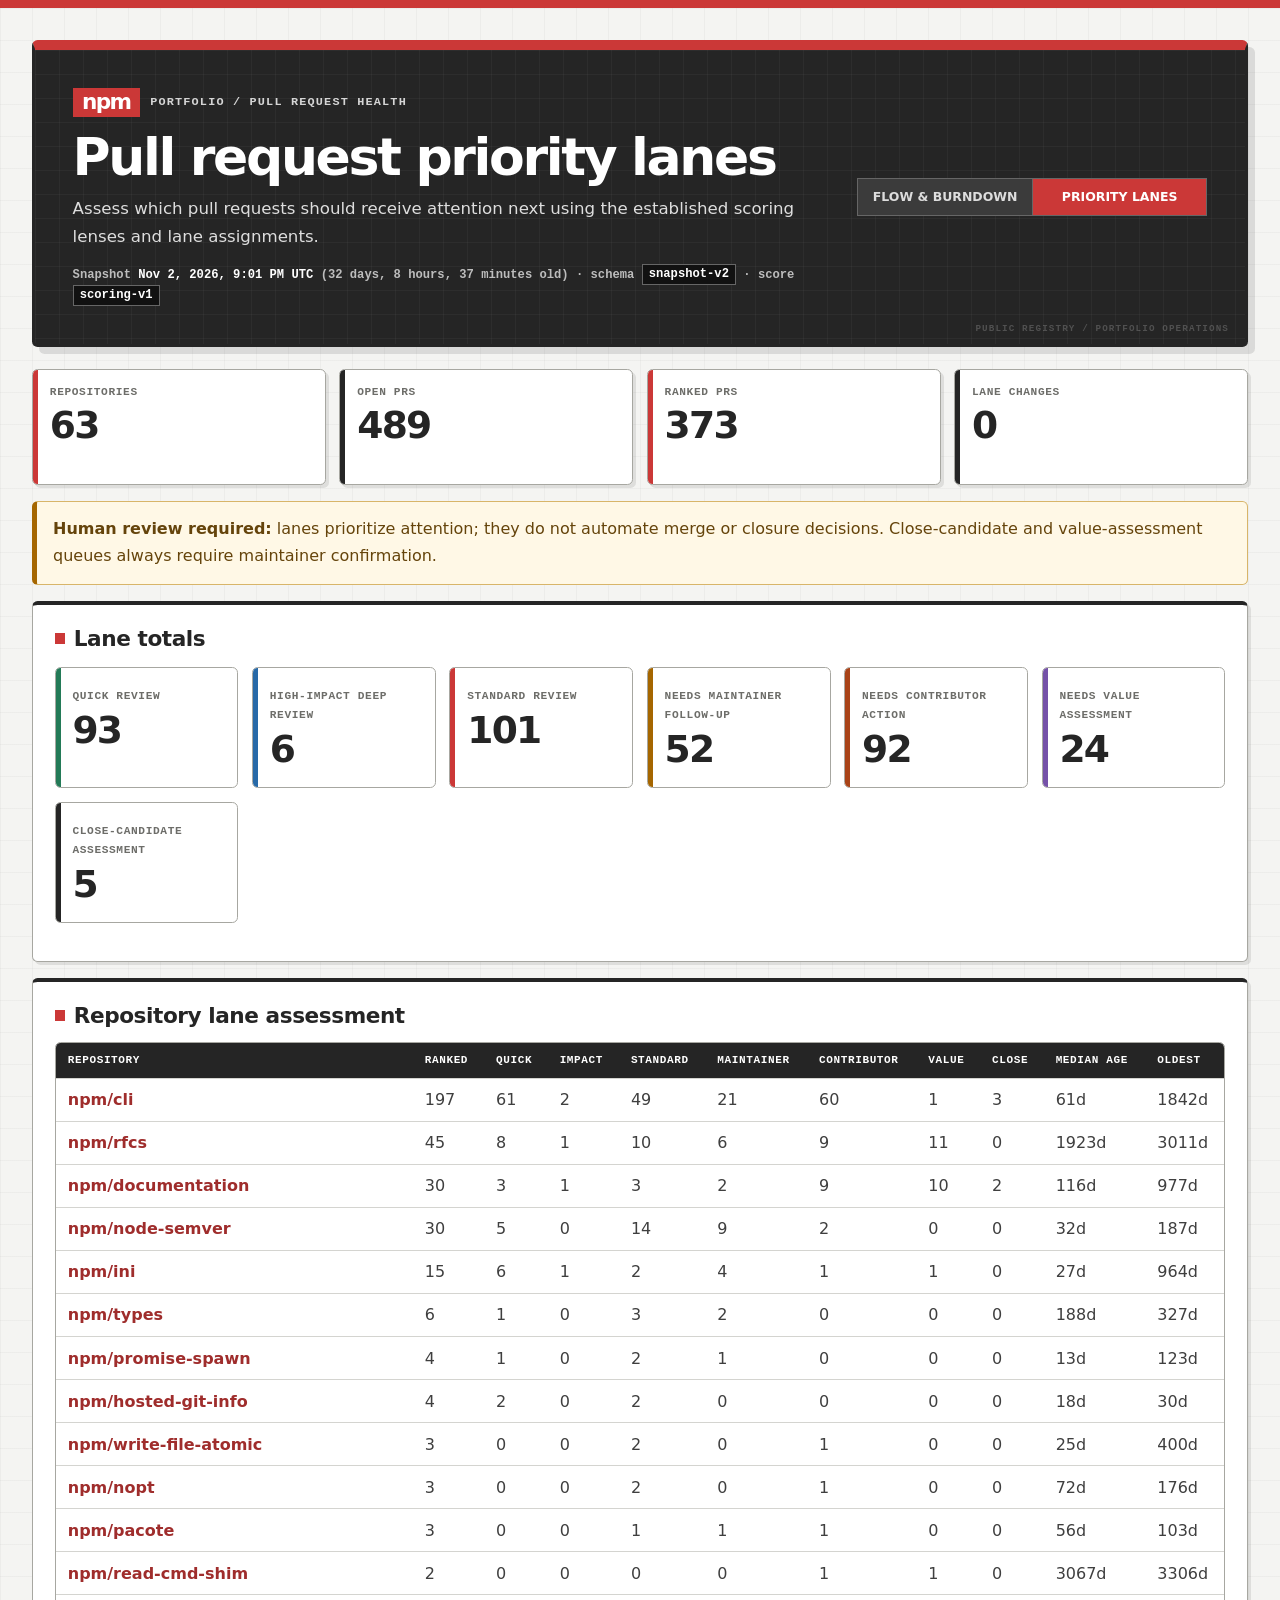
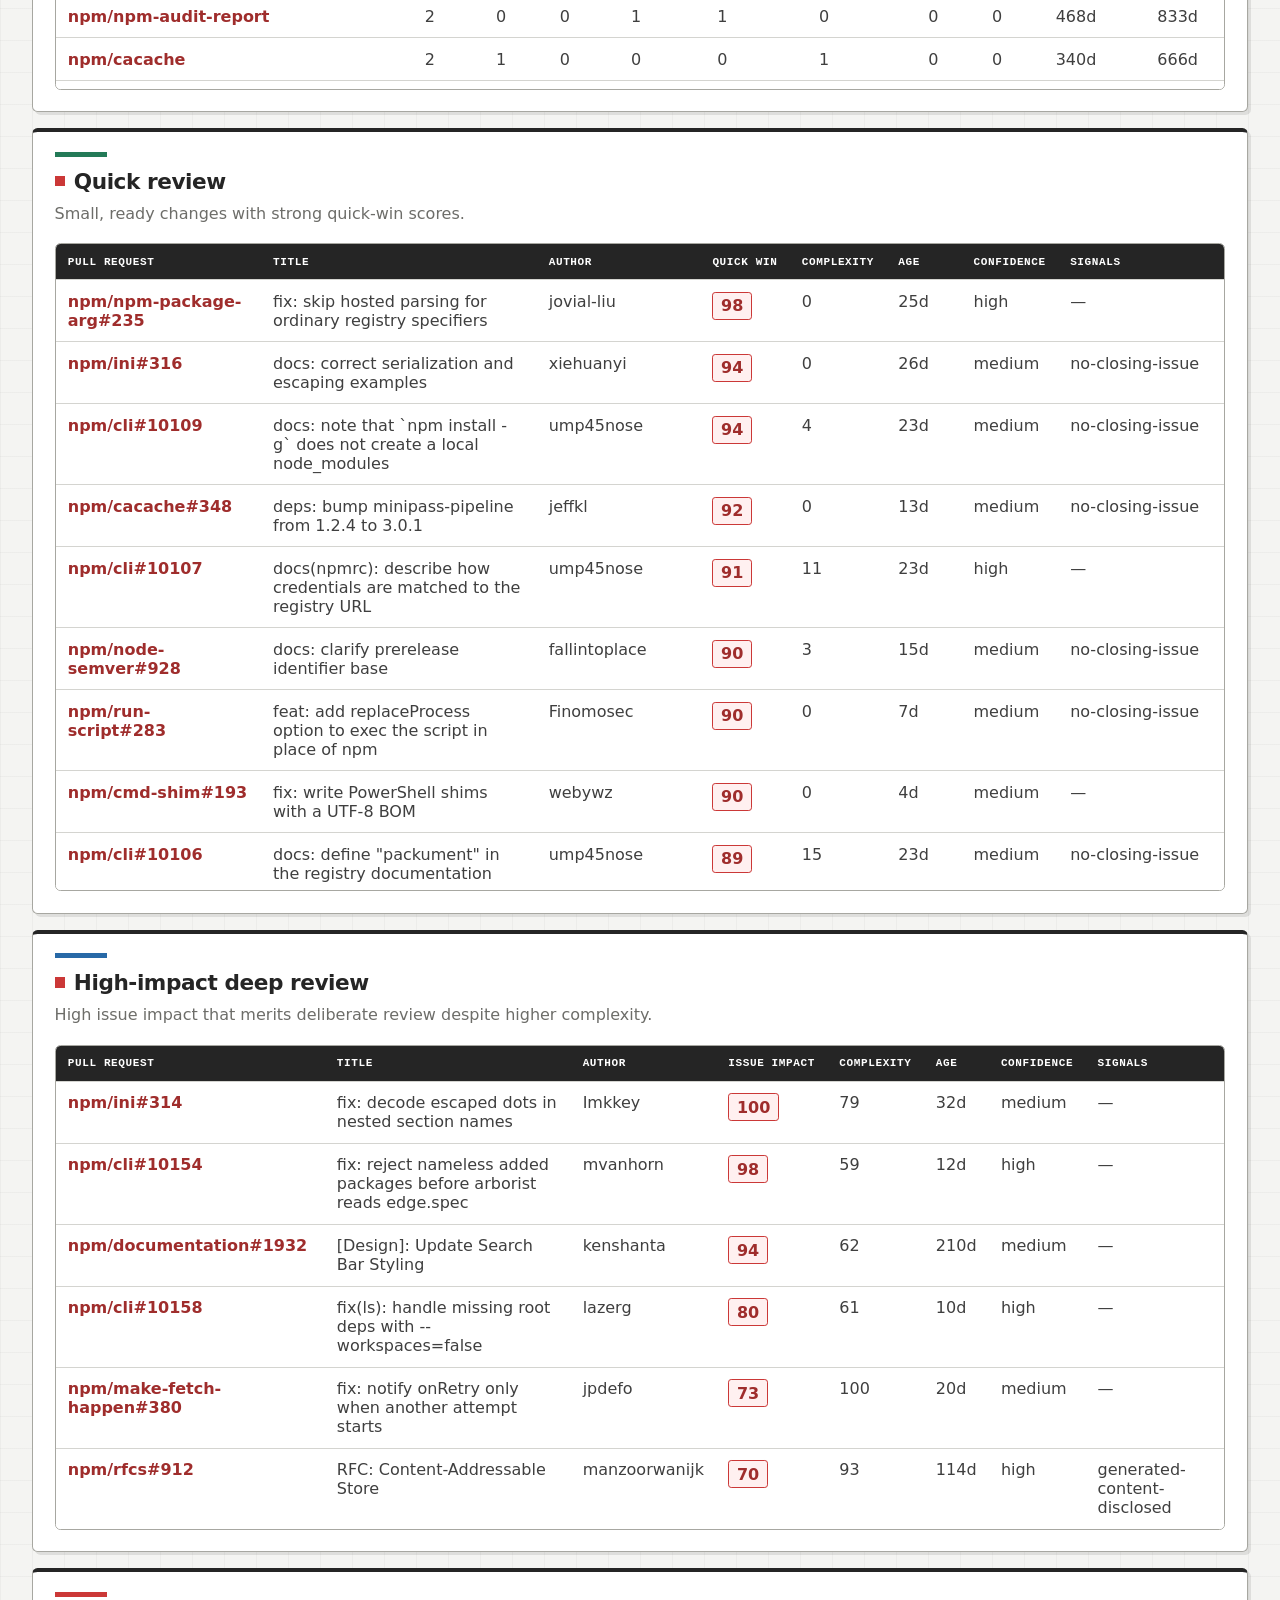
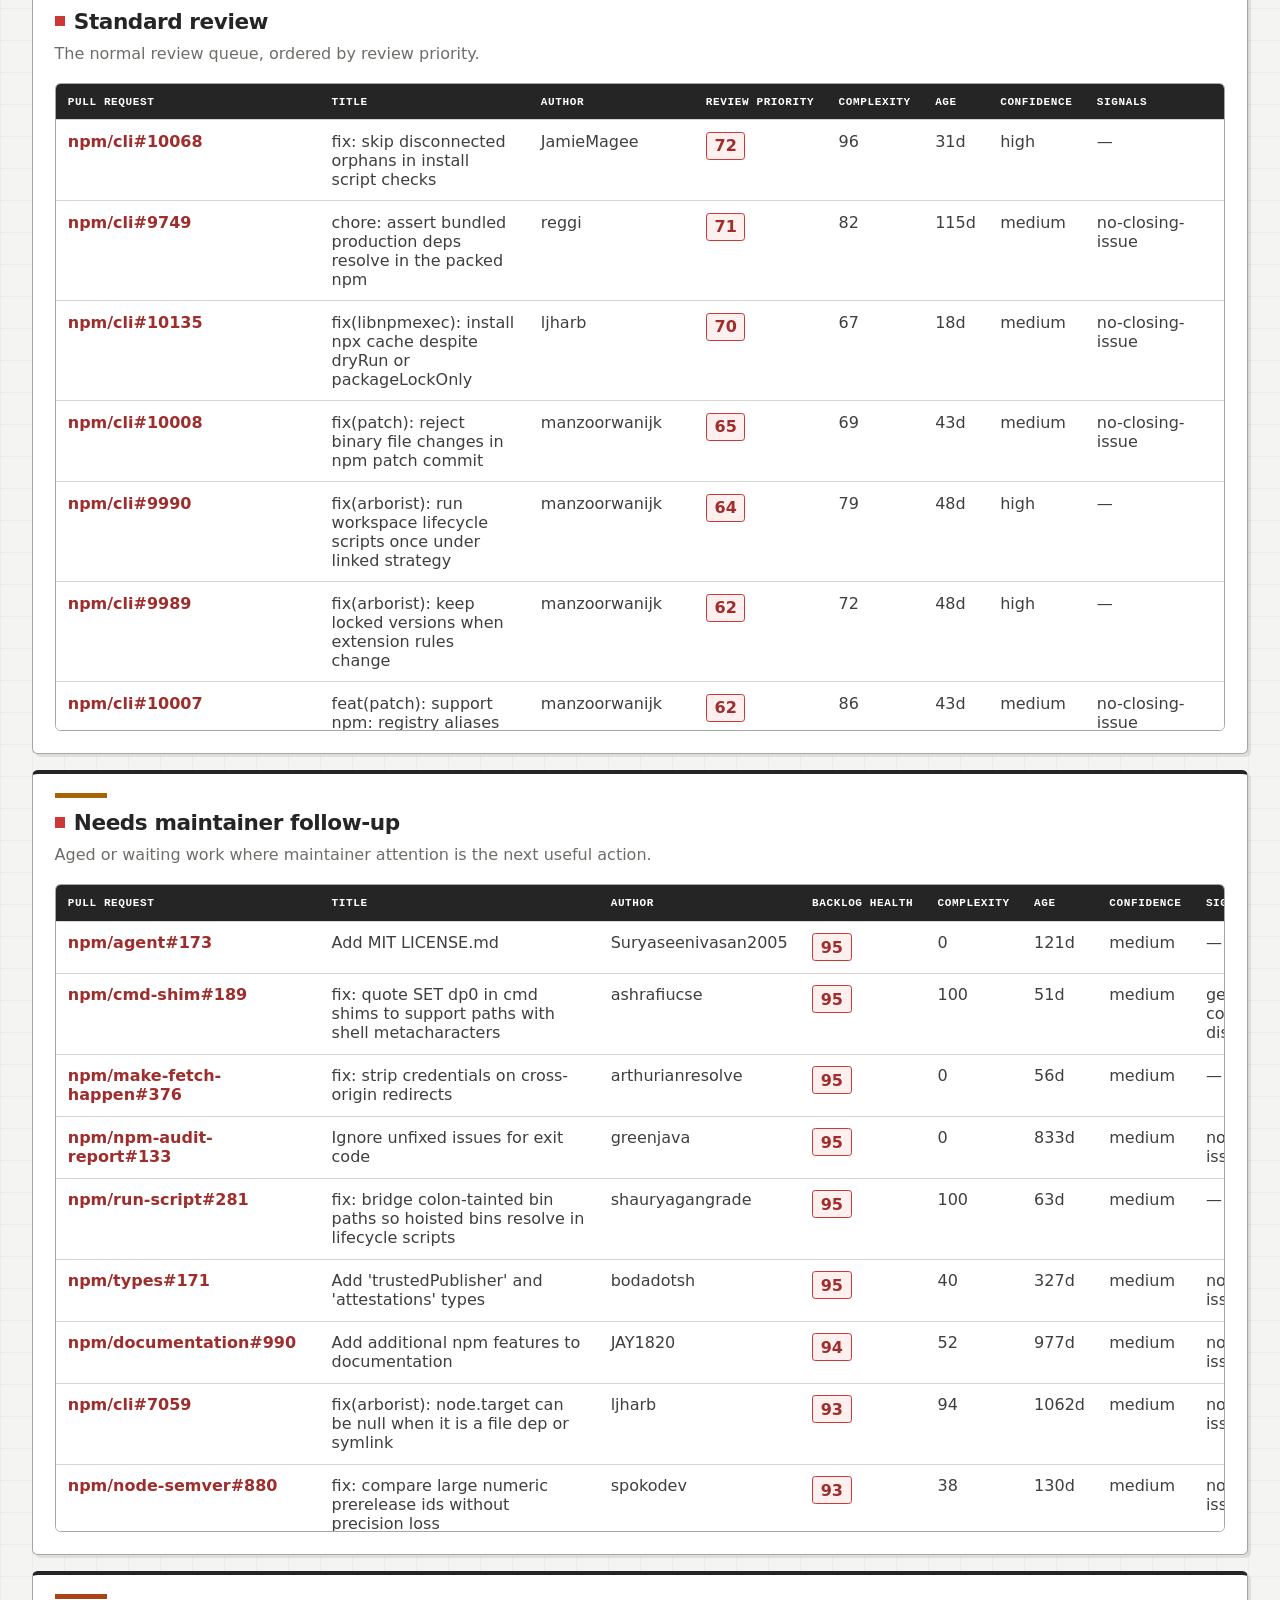
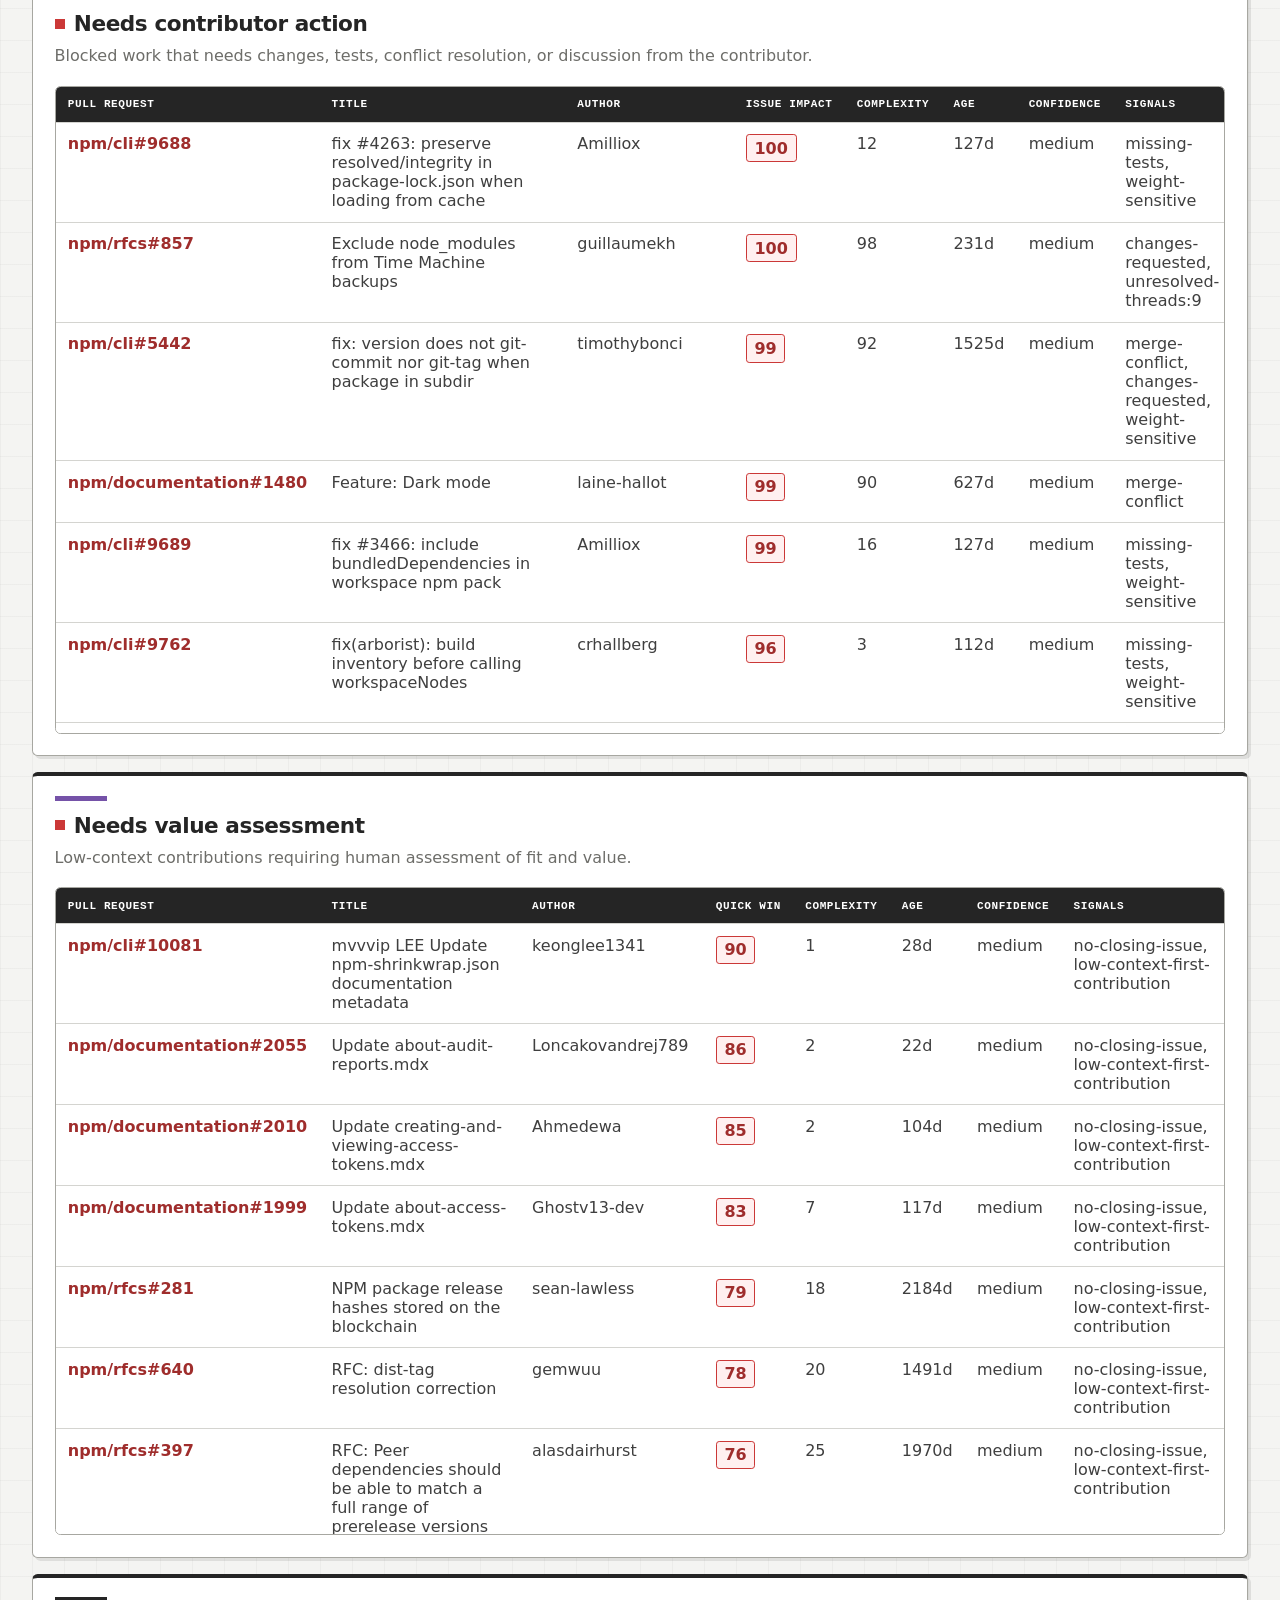
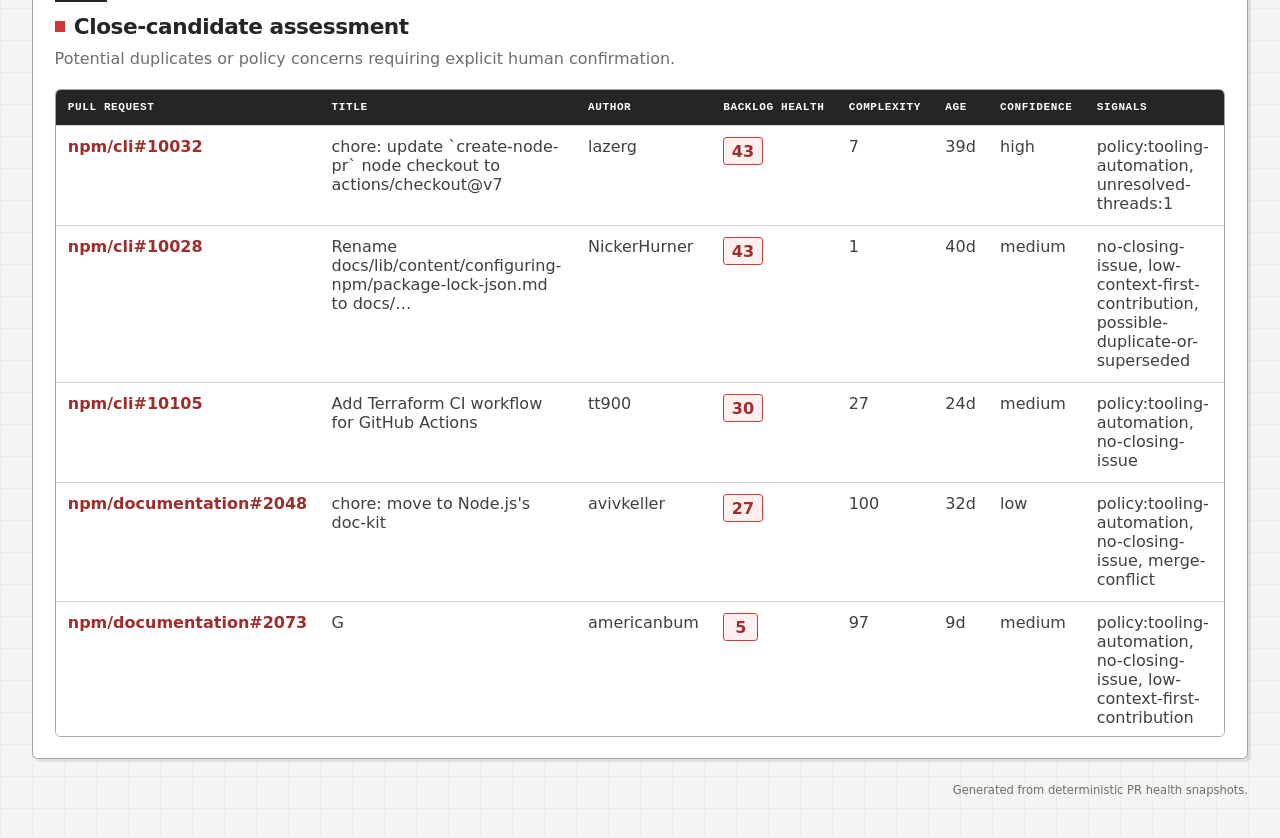
<file: priorities.html>
<!doctype html>
<html lang="en"><head><meta charset="utf-8"><meta name="viewport" content="width=device-width">
<meta name="theme-color" content="#cb3837">
<title>npm Pull Request Health · Pull request priority lanes</title>
<link rel="stylesheet" href="./styles.css"></head><body>
<main class="app-shell">
<header class="hero">
  <div class="hero-copy">
    <div class="brand-lockup">
      <span class="brand-mark">npm</span>
      <span class="eyebrow">portfolio / pull request health</span>
    </div>
    <h1>Pull request priority lanes</h1>
    <p class="intro">Assess which pull requests should receive attention next using the established scoring lenses and lane assignments.</p>
    <p class="snapshot-meta">Snapshot
<time id="snapshot-time" datetime="2026-11-02T21:01:43.125Z">Local time</time>
<span id="snapshot-age"></span> · schema <code>snapshot-v2</code> ·
score <code>scoring-v1</code></p>
  </div>
  <nav aria-label="Dashboard pages">
  <a href="./index.html">Flow &amp; burndown</a>
  <a href="./priorities.html" aria-current="page">Priority lanes</a>
</nav>
</header>

<div class="cards"><div class="card"><div>Repositories</div><div class="big">63</div></div><div class="card"><div>Open PRs</div><div class="big">489</div></div><div class="card"><div>Ranked PRs</div><div class="big">373</div></div><div class="card"><div>Lane changes</div><div class="big">0</div></div></div>
<p class="note"><strong>Human review required:</strong> lanes prioritize attention; they do not
automate merge or closure decisions. Close-candidate and value-assessment queues always require
maintainer confirmation.</p>
<section><h2>Lane totals</h2><div class="cards"><div class="lane-card" data-lane="quick-review"><a href="#quick-review"><strong>Quick review</strong></a><div class="big">93</div></div><div class="lane-card" data-lane="high-impact-deep-review"><a href="#high-impact-deep-review"><strong>High-impact deep review</strong></a><div class="big">6</div></div><div class="lane-card" data-lane="standard-review"><a href="#standard-review"><strong>Standard review</strong></a><div class="big">101</div></div><div class="lane-card" data-lane="needs-maintainer-follow-up"><a href="#needs-maintainer-follow-up"><strong>Needs maintainer follow-up</strong></a><div class="big">52</div></div><div class="lane-card" data-lane="needs-contributor-action"><a href="#needs-contributor-action"><strong>Needs contributor action</strong></a><div class="big">92</div></div><div class="lane-card" data-lane="needs-value-assessment"><a href="#needs-value-assessment"><strong>Needs value assessment</strong></a><div class="big">24</div></div><div class="lane-card" data-lane="close-candidate-assessment"><a href="#close-candidate-assessment"><strong>Close-candidate assessment</strong></a><div class="big">5</div></div></div></section>
<section><h2>Repository lane assessment</h2><div class="table-scroll"><table>
<thead><tr><th>Repository</th><th>Ranked</th><th title="Quick review">Quick</th><th title="High-impact deep review">Impact</th><th title="Standard review">Standard</th><th title="Needs maintainer follow-up">Maintainer</th><th title="Needs contributor action">Contributor</th><th title="Needs value assessment">Value</th><th title="Close-candidate assessment">Close</th><th>Median age</th><th>Oldest</th></tr></thead><tbody>
<tr><td><a href="https://github.com/npm/cli">npm/cli</a></td><td>197</td><td>61</td><td>2</td><td>49</td><td>21</td><td>60</td><td>1</td><td>3</td><td>61d</td><td>1842d</td></tr><tr><td><a href="https://github.com/npm/rfcs">npm/rfcs</a></td><td>45</td><td>8</td><td>1</td><td>10</td><td>6</td><td>9</td><td>11</td><td>0</td><td>1923d</td><td>3011d</td></tr><tr><td><a href="https://github.com/npm/documentation">npm/documentation</a></td><td>30</td><td>3</td><td>1</td><td>3</td><td>2</td><td>9</td><td>10</td><td>2</td><td>116d</td><td>977d</td></tr><tr><td><a href="https://github.com/npm/node-semver">npm/node-semver</a></td><td>30</td><td>5</td><td>0</td><td>14</td><td>9</td><td>2</td><td>0</td><td>0</td><td>32d</td><td>187d</td></tr><tr><td><a href="https://github.com/npm/ini">npm/ini</a></td><td>15</td><td>6</td><td>1</td><td>2</td><td>4</td><td>1</td><td>1</td><td>0</td><td>27d</td><td>964d</td></tr><tr><td><a href="https://github.com/npm/types">npm/types</a></td><td>6</td><td>1</td><td>0</td><td>3</td><td>2</td><td>0</td><td>0</td><td>0</td><td>188d</td><td>327d</td></tr><tr><td><a href="https://github.com/npm/promise-spawn">npm/promise-spawn</a></td><td>4</td><td>1</td><td>0</td><td>2</td><td>1</td><td>0</td><td>0</td><td>0</td><td>13d</td><td>123d</td></tr><tr><td><a href="https://github.com/npm/hosted-git-info">npm/hosted-git-info</a></td><td>4</td><td>2</td><td>0</td><td>2</td><td>0</td><td>0</td><td>0</td><td>0</td><td>18d</td><td>30d</td></tr><tr><td><a href="https://github.com/npm/write-file-atomic">npm/write-file-atomic</a></td><td>3</td><td>0</td><td>0</td><td>2</td><td>0</td><td>1</td><td>0</td><td>0</td><td>25d</td><td>400d</td></tr><tr><td><a href="https://github.com/npm/nopt">npm/nopt</a></td><td>3</td><td>0</td><td>0</td><td>2</td><td>0</td><td>1</td><td>0</td><td>0</td><td>72d</td><td>176d</td></tr><tr><td><a href="https://github.com/npm/pacote">npm/pacote</a></td><td>3</td><td>0</td><td>0</td><td>1</td><td>1</td><td>1</td><td>0</td><td>0</td><td>56d</td><td>103d</td></tr><tr><td><a href="https://github.com/npm/read-cmd-shim">npm/read-cmd-shim</a></td><td>2</td><td>0</td><td>0</td><td>0</td><td>0</td><td>1</td><td>1</td><td>0</td><td>3067d</td><td>3306d</td></tr><tr><td><a href="https://github.com/npm/npm-audit-report">npm/npm-audit-report</a></td><td>2</td><td>0</td><td>0</td><td>1</td><td>1</td><td>0</td><td>0</td><td>0</td><td>468d</td><td>833d</td></tr><tr><td><a href="https://github.com/npm/cacache">npm/cacache</a></td><td>2</td><td>1</td><td>0</td><td>0</td><td>0</td><td>1</td><td>0</td><td>0</td><td>340d</td><td>666d</td></tr><tr><td><a href="https://github.com/npm/npm-package-arg">npm/npm-package-arg</a></td><td>2</td><td>1</td><td>0</td><td>0</td><td>0</td><td>1</td><td>0</td><td>0</td><td>201d</td><td>377d</td></tr><tr><td><a href="https://github.com/npm/git">npm/git</a></td><td>2</td><td>0</td><td>0</td><td>0</td><td>1</td><td>1</td><td>0</td><td>0</td><td>325d</td><td>325d</td></tr><tr><td><a href="https://github.com/npm/agent">npm/agent</a></td><td>2</td><td>0</td><td>0</td><td>1</td><td>1</td><td>0</td><td>0</td><td>0</td><td>93d</td><td>121d</td></tr><tr><td><a href="https://github.com/npm/run-script">npm/run-script</a></td><td>2</td><td>1</td><td>0</td><td>0</td><td>1</td><td>0</td><td>0</td><td>0</td><td>35d</td><td>63d</td></tr><tr><td><a href="https://github.com/npm/make-fetch-happen">npm/make-fetch-happen</a></td><td>2</td><td>0</td><td>1</td><td>0</td><td>1</td><td>0</td><td>0</td><td>0</td><td>38d</td><td>56d</td></tr><tr><td><a href="https://github.com/npm/cmd-shim">npm/cmd-shim</a></td><td>2</td><td>1</td><td>0</td><td>0</td><td>1</td><td>0</td><td>0</td><td>0</td><td>27d</td><td>51d</td></tr><tr><td><a href="https://github.com/npm/minify-registry-metadata">npm/minify-registry-metadata</a></td><td>1</td><td>0</td><td>0</td><td>1</td><td>0</td><td>0</td><td>0</td><td>0</td><td>1336d</td><td>1336d</td></tr><tr><td><a href="https://github.com/npm/npm-pick-manifest">npm/npm-pick-manifest</a></td><td>1</td><td>0</td><td>0</td><td>0</td><td>0</td><td>1</td><td>0</td><td>0</td><td>753d</td><td>753d</td></tr><tr><td><a href="https://github.com/npm/validate-npm-package-name">npm/validate-npm-package-name</a></td><td>1</td><td>0</td><td>0</td><td>1</td><td>0</td><td>0</td><td>0</td><td>0</td><td>269d</td><td>269d</td></tr><tr><td><a href="https://github.com/npm/fs">npm/fs</a></td><td>1</td><td>0</td><td>0</td><td>1</td><td>0</td><td>0</td><td>0</td><td>0</td><td>204d</td><td>204d</td></tr><tr><td><a href="https://github.com/npm/minipass-fetch">npm/minipass-fetch</a></td><td>1</td><td>0</td><td>0</td><td>1</td><td>0</td><td>0</td><td>0</td><td>0</td><td>126d</td><td>126d</td></tr><tr><td><a href="https://github.com/npm/npm-install-checks">npm/npm-install-checks</a></td><td>1</td><td>0</td><td>0</td><td>0</td><td>0</td><td>1</td><td>0</td><td>0</td><td>109d</td><td>109d</td></tr><tr><td><a href="https://github.com/npm/redact">npm/redact</a></td><td>1</td><td>0</td><td>0</td><td>0</td><td>0</td><td>1</td><td>0</td><td>0</td><td>95d</td><td>95d</td></tr><tr><td><a href="https://github.com/npm/read">npm/read</a></td><td>1</td><td>0</td><td>0</td><td>0</td><td>0</td><td>1</td><td>0</td><td>0</td><td>86d</td><td>86d</td></tr><tr><td><a href="https://github.com/npm/package-json">npm/package-json</a></td><td>1</td><td>1</td><td>0</td><td>0</td><td>0</td><td>0</td><td>0</td><td>0</td><td>64d</td><td>64d</td></tr><tr><td><a href="https://github.com/npm/metavuln-calculator">npm/metavuln-calculator</a></td><td>1</td><td>0</td><td>0</td><td>1</td><td>0</td><td>0</td><td>0</td><td>0</td><td>28d</td><td>28d</td></tr><tr><td><a href="https://github.com/npm/normalize-package-data">npm/normalize-package-data</a></td><td>1</td><td>0</td><td>0</td><td>1</td><td>0</td><td>0</td><td>0</td><td>0</td><td>27d</td><td>27d</td></tr><tr><td><a href="https://github.com/npm/parse-conflict-json">npm/parse-conflict-json</a></td><td>1</td><td>0</td><td>0</td><td>1</td><td>0</td><td>0</td><td>0</td><td>0</td><td>21d</td><td>21d</td></tr><tr><td><a href="https://github.com/npm/node-which">npm/node-which</a></td><td>1</td><td>0</td><td>0</td><td>1</td><td>0</td><td>0</td><td>0</td><td>0</td><td>18d</td><td>18d</td></tr><tr><td><a href="https://github.com/npm/bin-links">npm/bin-links</a></td><td>1</td><td>0</td><td>0</td><td>1</td><td>0</td><td>0</td><td>0</td><td>0</td><td>7d</td><td>7d</td></tr><tr><td><a href="https://github.com/npm/template-oss">npm/template-oss</a></td><td>1</td><td>1</td><td>0</td><td>0</td><td>0</td><td>0</td><td>0</td><td>0</td><td>7d</td><td>7d</td></tr><tr><td><a href="https://github.com/npm/abbrev-js">npm/abbrev-js</a></td><td>0</td><td>0</td><td>0</td><td>0</td><td>0</td><td>0</td><td>0</td><td>0</td><td>0d</td><td>0d</td></tr><tr><td><a href="https://github.com/npm/eslint-config">npm/eslint-config</a></td><td>0</td><td>0</td><td>0</td><td>0</td><td>0</td><td>0</td><td>0</td><td>0</td><td>0d</td><td>0d</td></tr><tr><td><a href="https://github.com/npm/ignore-walk">npm/ignore-walk</a></td><td>0</td><td>0</td><td>0</td><td>0</td><td>0</td><td>0</td><td>0</td><td>0</td><td>0d</td><td>0d</td></tr><tr><td><a href="https://github.com/npm/init-package-json">npm/init-package-json</a></td><td>0</td><td>0</td><td>0</td><td>0</td><td>0</td><td>0</td><td>0</td><td>0</td><td>0d</td><td>0d</td></tr><tr><td><a href="https://github.com/npm/installed-package-contents">npm/installed-package-contents</a></td><td>0</td><td>0</td><td>0</td><td>0</td><td>0</td><td>0</td><td>0</td><td>0</td><td>0d</td><td>0d</td></tr><tr><td><a href="https://github.com/npm/json-parse-even-better-errors">npm/json-parse-even-better-errors</a></td><td>0</td><td>0</td><td>0</td><td>0</td><td>0</td><td>0</td><td>0</td><td>0</td><td>0d</td><td>0d</td></tr><tr><td><a href="https://github.com/npm/libnpmhook">npm/libnpmhook</a></td><td>0</td><td>0</td><td>0</td><td>0</td><td>0</td><td>0</td><td>0</td><td>0</td><td>0d</td><td>0d</td></tr><tr><td><a href="https://github.com/npm/map-workspaces">npm/map-workspaces</a></td><td>0</td><td>0</td><td>0</td><td>0</td><td>0</td><td>0</td><td>0</td><td>0</td><td>0d</td><td>0d</td></tr><tr><td><a href="https://github.com/npm/mute-stream">npm/mute-stream</a></td><td>0</td><td>0</td><td>0</td><td>0</td><td>0</td><td>0</td><td>0</td><td>0</td><td>0d</td><td>0d</td></tr><tr><td><a href="https://github.com/npm/name-from-folder">npm/name-from-folder</a></td><td>0</td><td>0</td><td>0</td><td>0</td><td>0</td><td>0</td><td>0</td><td>0</td><td>0d</td><td>0d</td></tr><tr><td><a href="https://github.com/npm/node-gyp">npm/node-gyp</a></td><td>0</td><td>0</td><td>0</td><td>0</td><td>0</td><td>0</td><td>0</td><td>0</td><td>0d</td><td>0d</td></tr><tr><td><a href="https://github.com/npm/npm-bundled">npm/npm-bundled</a></td><td>0</td><td>0</td><td>0</td><td>0</td><td>0</td><td>0</td><td>0</td><td>0</td><td>0d</td><td>0d</td></tr><tr><td><a href="https://github.com/npm/npm-install-script">npm/npm-install-script</a></td><td>0</td><td>0</td><td>0</td><td>0</td><td>0</td><td>0</td><td>0</td><td>0</td><td>0d</td><td>0d</td></tr><tr><td><a href="https://github.com/npm/npm-normalize-package-bin">npm/npm-normalize-package-bin</a></td><td>0</td><td>0</td><td>0</td><td>0</td><td>0</td><td>0</td><td>0</td><td>0</td><td>0d</td><td>0d</td></tr><tr><td><a href="https://github.com/npm/npm-packlist">npm/npm-packlist</a></td><td>0</td><td>0</td><td>0</td><td>0</td><td>0</td><td>0</td><td>0</td><td>0</td><td>0d</td><td>0d</td></tr><tr><td><a href="https://github.com/npm/npm-profile">npm/npm-profile</a></td><td>0</td><td>0</td><td>0</td><td>0</td><td>0</td><td>0</td><td>0</td><td>0</td><td>0d</td><td>0d</td></tr><tr><td><a href="https://github.com/npm/npm-registry-fetch">npm/npm-registry-fetch</a></td><td>0</td><td>0</td><td>0</td><td>0</td><td>0</td><td>0</td><td>0</td><td>0</td><td>0d</td><td>0d</td></tr><tr><td><a href="https://github.com/npm/npm-user-validate">npm/npm-user-validate</a></td><td>0</td><td>0</td><td>0</td><td>0</td><td>0</td><td>0</td><td>0</td><td>0</td><td>0d</td><td>0d</td></tr><tr><td><a href="https://github.com/npm/proc-log">npm/proc-log</a></td><td>0</td><td>0</td><td>0</td><td>0</td><td>0</td><td>0</td><td>0</td><td>0</td><td>0d</td><td>0d</td></tr><tr><td><a href="https://github.com/npm/proggy">npm/proggy</a></td><td>0</td><td>0</td><td>0</td><td>0</td><td>0</td><td>0</td><td>0</td><td>0</td><td>0d</td><td>0d</td></tr><tr><td><a href="https://github.com/npm/promzard">npm/promzard</a></td><td>0</td><td>0</td><td>0</td><td>0</td><td>0</td><td>0</td><td>0</td><td>0</td><td>0d</td><td>0d</td></tr><tr><td><a href="https://github.com/npm/query">npm/query</a></td><td>0</td><td>0</td><td>0</td><td>0</td><td>0</td><td>0</td><td>0</td><td>0</td><td>0d</td><td>0d</td></tr><tr><td><a href="https://github.com/npm/read-package-json-fast">npm/read-package-json-fast</a></td><td>0</td><td>0</td><td>0</td><td>0</td><td>0</td><td>0</td><td>0</td><td>0</td><td>0d</td><td>0d</td></tr><tr><td><a href="https://github.com/npm/ssri">npm/ssri</a></td><td>0</td><td>0</td><td>0</td><td>0</td><td>0</td><td>0</td><td>0</td><td>0</td><td>0d</td><td>0d</td></tr><tr><td><a href="https://github.com/npm/stafftools">npm/stafftools</a></td><td>0</td><td>0</td><td>0</td><td>0</td><td>0</td><td>0</td><td>0</td><td>0</td><td>0d</td><td>0d</td></tr><tr><td><a href="https://github.com/npm/statusboard">npm/statusboard</a></td><td>0</td><td>0</td><td>0</td><td>0</td><td>0</td><td>0</td><td>0</td><td>0</td><td>0d</td><td>0d</td></tr><tr><td><a href="https://github.com/npm/unique-filename">npm/unique-filename</a></td><td>0</td><td>0</td><td>0</td><td>0</td><td>0</td><td>0</td><td>0</td><td>0</td><td>0d</td><td>0d</td></tr><tr><td><a href="https://github.com/npm/unique-slug">npm/unique-slug</a></td><td>0</td><td>0</td><td>0</td><td>0</td><td>0</td><td>0</td><td>0</td><td>0</td><td>0d</td><td>0d</td></tr>
</tbody></table></div></section>
<section class="priority-queue" data-lane="quick-review" id="quick-review">
<h2>Quick review</h2>
<p>Small, ready changes with strong quick-win scores.</p>
<div class="table-scroll"><table><thead><tr>
<th>Pull request</th><th>Title</th><th>Author</th><th>Quick win</th>
<th>Complexity</th><th>Age</th><th>Confidence</th><th>Signals</th>
</tr></thead><tbody>
<tr><td><a href="https://github.com/npm/npm-package-arg/pull/235">npm/npm-package-arg#235</a></td><td>fix: skip hosted parsing for ordinary registry specifiers</td><td>jovial-liu</td><td><span class="score">98</span></td><td>0</td><td>25d</td><td>high</td><td>—</td></tr><tr><td><a href="https://github.com/npm/ini/pull/316">npm/ini#316</a></td><td>docs: correct serialization and escaping examples</td><td>xiehuanyi</td><td><span class="score">94</span></td><td>0</td><td>26d</td><td>medium</td><td>no-closing-issue</td></tr><tr><td><a href="https://github.com/npm/cli/pull/10109">npm/cli#10109</a></td><td>docs: note that `npm install -g` does not create a local node_modules</td><td>ump45nose</td><td><span class="score">94</span></td><td>4</td><td>23d</td><td>medium</td><td>no-closing-issue</td></tr><tr><td><a href="https://github.com/npm/cacache/pull/348">npm/cacache#348</a></td><td>deps: bump minipass-pipeline from 1.2.4 to 3.0.1</td><td>jeffkl</td><td><span class="score">92</span></td><td>0</td><td>13d</td><td>medium</td><td>no-closing-issue</td></tr><tr><td><a href="https://github.com/npm/cli/pull/10107">npm/cli#10107</a></td><td>docs(npmrc): describe how credentials are matched to the registry URL</td><td>ump45nose</td><td><span class="score">91</span></td><td>11</td><td>23d</td><td>high</td><td>—</td></tr><tr><td><a href="https://github.com/npm/node-semver/pull/928">npm/node-semver#928</a></td><td>docs: clarify prerelease identifier base</td><td>fallintoplace</td><td><span class="score">90</span></td><td>3</td><td>15d</td><td>medium</td><td>no-closing-issue</td></tr><tr><td><a href="https://github.com/npm/run-script/pull/283">npm/run-script#283</a></td><td>feat: add replaceProcess option to exec the script in place of npm</td><td>Finomosec</td><td><span class="score">90</span></td><td>0</td><td>7d</td><td>medium</td><td>no-closing-issue</td></tr><tr><td><a href="https://github.com/npm/cmd-shim/pull/193">npm/cmd-shim#193</a></td><td>fix: write PowerShell shims with a UTF-8 BOM</td><td>webywz</td><td><span class="score">90</span></td><td>0</td><td>4d</td><td>medium</td><td>—</td></tr><tr><td><a href="https://github.com/npm/cli/pull/10106">npm/cli#10106</a></td><td>docs: define &quot;packument&quot; in the registry documentation</td><td>ump45nose</td><td><span class="score">89</span></td><td>15</td><td>23d</td><td>medium</td><td>no-closing-issue</td></tr><tr><td><a href="https://github.com/npm/hosted-git-info/pull/351">npm/hosted-git-info#351</a></td><td>fix: use ssh.bitbucket.org for Bitbucket SSH URLs</td><td>junaidkhan80121</td><td><span class="score">89</span></td><td>0</td><td>1d</td><td>medium</td><td>—</td></tr><tr><td><a href="https://github.com/npm/cli/pull/10128">npm/cli#10128</a></td><td>fix(arborist): skip bundle checks without an applicable override</td><td>jeffwidman</td><td><span class="score">88</span></td><td>23</td><td>19d</td><td>medium</td><td>no-closing-issue, generated-content-disclosed</td></tr><tr><td><a href="https://github.com/npm/cli/pull/10127">npm/cli#10127</a></td><td>fix(arborist): use a set for bundled-dependency traversal</td><td>jeffwidman</td><td><span class="score">87</span></td><td>27</td><td>19d</td><td>medium</td><td>no-closing-issue, generated-content-disclosed</td></tr><tr><td><a href="https://github.com/npm/rfcs/pull/547">npm/rfcs#547</a></td><td>add &quot;obey user specifier&quot; RFC</td><td>ljharb</td><td><span class="score">87</span></td><td>5</td><td>1705d</td><td>medium</td><td>no-closing-issue</td></tr><tr><td><a href="https://github.com/npm/rfcs/pull/648">npm/rfcs#648</a></td><td>RFC: [improvement] reenable npm cli api access</td><td>ganeshkbhat</td><td><span class="score">86</span></td><td>2</td><td>1468d</td><td>medium</td><td>no-closing-issue</td></tr><tr><td><a href="https://github.com/npm/cli/pull/10115">npm/cli#10115</a></td><td>fix: accept omitted unresolved optional packages in npm ci</td><td>mvanhorn</td><td><span class="score">85</span></td><td>22</td><td>22d</td><td>high</td><td>—</td></tr><tr><td><a href="https://github.com/npm/cli/pull/10075">npm/cli#10075</a></td><td>fix(arborist): guard explicit request edges that have no matching edge</td><td>rubenmarcus</td><td><span class="score">85</span></td><td>20</td><td>29d</td><td>medium</td><td>weight-sensitive</td></tr><tr><td><a href="https://github.com/npm/cli/pull/10132">npm/cli#10132</a></td><td>fix(arborist): skip normalization for canonical ASCII map keys</td><td>jeffwidman</td><td><span class="score">85</span></td><td>25</td><td>19d</td><td>medium</td><td>no-closing-issue</td></tr><tr><td><a href="https://github.com/npm/cli/pull/10047">npm/cli#10047</a></td><td>docs: clarify os/cpu/libc accept string or array</td><td>SatvikMishra08</td><td><span class="score">85</span></td><td>13</td><td>36d</td><td>medium</td><td>weight-sensitive</td></tr><tr><td><a href="https://github.com/npm/ini/pull/318">npm/ini#318</a></td><td>fix: count duplicate keys independently of prototype names</td><td>fhgffy</td><td><span class="score">85</span></td><td>11</td><td>23d</td><td>medium</td><td>no-closing-issue</td></tr><tr><td><a href="https://github.com/npm/cli/pull/10142">npm/cli#10142</a></td><td>fix: preserve array items when deleting named properties</td><td>drawliin</td><td><span class="score">84</span></td><td>20</td><td>14d</td><td>medium</td><td>—</td></tr><tr><td><a href="https://github.com/npm/ini/pull/315">npm/ini#315</a></td><td>fix: strip inline comments after quoted values</td><td>vhinayindia</td><td><span class="score">84</span></td><td>11</td><td>27d</td><td>medium</td><td>—</td></tr><tr><td><a href="https://github.com/npm/cli/pull/9883">npm/cli#9883</a></td><td>docs: fix grammar and missing brackets in document</td><td>minirang</td><td><span class="score">84</span></td><td>15</td><td>78d</td><td>medium</td><td>no-closing-issue</td></tr><tr><td><a href="https://github.com/npm/cli/pull/9764">npm/cli#9764</a></td><td>docs: clarify devDependencies installation for git protocol</td><td>var12958</td><td><span class="score">84</span></td><td>8</td><td>112d</td><td>medium</td><td>no-closing-issue</td></tr><tr><td><a href="https://github.com/npm/cli/pull/9774">npm/cli#9774</a></td><td>fix(config): redact proxy environment credentials</td><td>tianrking</td><td><span class="score">84</span></td><td>9</td><td>109d</td><td>medium</td><td>weight-sensitive</td></tr><tr><td><a href="https://github.com/npm/cli/pull/10110">npm/cli#10110</a></td><td>docs(arborist): describe yarn and pnpm lockfile support</td><td>ump45nose</td><td><span class="score">83</span></td><td>29</td><td>23d</td><td>high</td><td>—</td></tr><tr><td><a href="https://github.com/npm/cli/pull/10131">npm/cli#10131</a></td><td>fix(arborist): skip named-edge refresh work for empty leaves</td><td>jeffwidman</td><td><span class="score">83</span></td><td>28</td><td>19d</td><td>medium</td><td>no-closing-issue</td></tr><tr><td><a href="https://github.com/npm/cli/pull/9986">npm/cli#9986</a></td><td>fix(arborist): keep linked optional peer links that resolve to kept targets</td><td>manzoorwanijk</td><td><span class="score">82</span></td><td>33</td><td>48d</td><td>high</td><td>—</td></tr><tr><td><a href="https://github.com/npm/cli/pull/9780">npm/cli#9780</a></td><td>fix: normalize sbom repository urls</td><td>awnoa</td><td><span class="score">82</span></td><td>18</td><td>108d</td><td>medium</td><td>—</td></tr><tr><td><a href="https://github.com/npm/cli/pull/10198">npm/cli#10198</a></td><td>fix(arborist): ignore inherited properties when reading acceptDependencies</td><td>g0w6y</td><td><span class="score">82</span></td><td>21</td><td>2d</td><td>medium</td><td>no-closing-issue</td></tr><tr><td><a href="https://github.com/npm/cli/pull/9817">npm/cli#9817</a></td><td>docs: document the allowScripts field in package.json</td><td>Nohgh</td><td><span class="score">82</span></td><td>12</td><td>96d</td><td>medium</td><td>no-closing-issue</td></tr>
</tbody></table></div>
</section><section class="priority-queue" data-lane="high-impact-deep-review" id="high-impact-deep-review">
<h2>High-impact deep review</h2>
<p>High issue impact that merits deliberate review despite higher complexity.</p>
<div class="table-scroll"><table><thead><tr>
<th>Pull request</th><th>Title</th><th>Author</th><th>Issue impact</th>
<th>Complexity</th><th>Age</th><th>Confidence</th><th>Signals</th>
</tr></thead><tbody>
<tr><td><a href="https://github.com/npm/ini/pull/314">npm/ini#314</a></td><td>fix: decode escaped dots in nested section names</td><td>Imkkey</td><td><span class="score">100</span></td><td>79</td><td>32d</td><td>medium</td><td>—</td></tr><tr><td><a href="https://github.com/npm/cli/pull/10154">npm/cli#10154</a></td><td>fix: reject nameless added packages before arborist reads edge.spec</td><td>mvanhorn</td><td><span class="score">98</span></td><td>59</td><td>12d</td><td>high</td><td>—</td></tr><tr><td><a href="https://github.com/npm/documentation/pull/1932">npm/documentation#1932</a></td><td>[Design]: Update Search Bar Styling</td><td>kenshanta</td><td><span class="score">94</span></td><td>62</td><td>210d</td><td>medium</td><td>—</td></tr><tr><td><a href="https://github.com/npm/cli/pull/10158">npm/cli#10158</a></td><td>fix(ls): handle missing root deps with --workspaces=false</td><td>lazerg</td><td><span class="score">80</span></td><td>61</td><td>10d</td><td>high</td><td>—</td></tr><tr><td><a href="https://github.com/npm/make-fetch-happen/pull/380">npm/make-fetch-happen#380</a></td><td>fix: notify onRetry only when another attempt starts</td><td>jpdefo</td><td><span class="score">73</span></td><td>100</td><td>20d</td><td>medium</td><td>—</td></tr><tr><td><a href="https://github.com/npm/rfcs/pull/912">npm/rfcs#912</a></td><td>RFC: Content-Addressable Store</td><td>manzoorwanijk</td><td><span class="score">70</span></td><td>93</td><td>114d</td><td>high</td><td>generated-content-disclosed</td></tr>
</tbody></table></div>
</section><section class="priority-queue" data-lane="standard-review" id="standard-review">
<h2>Standard review</h2>
<p>The normal review queue, ordered by review priority.</p>
<div class="table-scroll"><table><thead><tr>
<th>Pull request</th><th>Title</th><th>Author</th><th>Review priority</th>
<th>Complexity</th><th>Age</th><th>Confidence</th><th>Signals</th>
</tr></thead><tbody>
<tr><td><a href="https://github.com/npm/cli/pull/10068">npm/cli#10068</a></td><td>fix: skip disconnected orphans in install script checks</td><td>JamieMagee</td><td><span class="score">72</span></td><td>96</td><td>31d</td><td>high</td><td>—</td></tr><tr><td><a href="https://github.com/npm/cli/pull/9749">npm/cli#9749</a></td><td>chore: assert bundled production deps resolve in the packed npm</td><td>reggi</td><td><span class="score">71</span></td><td>82</td><td>115d</td><td>medium</td><td>no-closing-issue</td></tr><tr><td><a href="https://github.com/npm/cli/pull/10135">npm/cli#10135</a></td><td>fix(libnpmexec): install npx cache despite dryRun or packageLockOnly</td><td>ljharb</td><td><span class="score">70</span></td><td>67</td><td>18d</td><td>medium</td><td>no-closing-issue</td></tr><tr><td><a href="https://github.com/npm/cli/pull/10008">npm/cli#10008</a></td><td>fix(patch): reject binary file changes in npm patch commit</td><td>manzoorwanijk</td><td><span class="score">65</span></td><td>69</td><td>43d</td><td>medium</td><td>no-closing-issue</td></tr><tr><td><a href="https://github.com/npm/cli/pull/9990">npm/cli#9990</a></td><td>fix(arborist): run workspace lifecycle scripts once under linked strategy</td><td>manzoorwanijk</td><td><span class="score">64</span></td><td>79</td><td>48d</td><td>high</td><td>—</td></tr><tr><td><a href="https://github.com/npm/cli/pull/9989">npm/cli#9989</a></td><td>fix(arborist): keep locked versions when extension rules change</td><td>manzoorwanijk</td><td><span class="score">62</span></td><td>72</td><td>48d</td><td>high</td><td>—</td></tr><tr><td><a href="https://github.com/npm/cli/pull/10007">npm/cli#10007</a></td><td>feat(patch): support npm: registry aliases in npm patch</td><td>manzoorwanijk</td><td><span class="score">62</span></td><td>86</td><td>43d</td><td>medium</td><td>no-closing-issue</td></tr><tr><td><a href="https://github.com/npm/bin-links/pull/196">npm/bin-links#196</a></td><td>chore: complete tap 20 migration</td><td>martinrrm</td><td><span class="score">60</span></td><td>50</td><td>7d</td><td>medium</td><td>no-closing-issue</td></tr><tr><td><a href="https://github.com/npm/cli/pull/9983">npm/cli#9983</a></td><td>fix(arborist): validate linked store deps against the store package</td><td>manzoorwanijk</td><td><span class="score">60</span></td><td>83</td><td>48d</td><td>high</td><td>—</td></tr><tr><td><a href="https://github.com/npm/cli/pull/9988">npm/cli#9988</a></td><td>fix: print ERESOLVE for dense dependents graphs instead of exiting silently</td><td>manzoorwanijk</td><td><span class="score">60</span></td><td>84</td><td>48d</td><td>high</td><td>—</td></tr><tr><td><a href="https://github.com/npm/pacote/pull/523">npm/pacote#523</a></td><td>fix: revalidate cached packuments on ETARGET</td><td>Om-singhaI</td><td><span class="score">60</span></td><td>50</td><td>10d</td><td>medium</td><td>—</td></tr><tr><td><a href="https://github.com/npm/cli/pull/10049">npm/cli#10049</a></td><td>feat: add auto-install-peers to opt out of auto-installing peer dependencies</td><td>manzoorwanijk</td><td><span class="score">59</span></td><td>97</td><td>34d</td><td>medium</td><td>no-closing-issue</td></tr><tr><td><a href="https://github.com/npm/cli/pull/10196">npm/cli#10196</a></td><td>fix(arborist): omit linked packages&#39; dev deps from `npm audit --omit`</td><td>ljharb</td><td><span class="score">59</span></td><td>69</td><td>3d</td><td>high</td><td>—</td></tr><tr><td><a href="https://github.com/npm/cli/pull/10164">npm/cli#10164</a></td><td>fix(arborist): preserve root peer sets during forced updates</td><td>umtong</td><td><span class="score">57</span></td><td>51</td><td>7d</td><td>medium</td><td>generated-content-disclosed, weight-sensitive</td></tr><tr><td><a href="https://github.com/npm/rfcs/pull/911">npm/rfcs#911</a></td><td>RFC: Global Virtual Store for Linked Installs</td><td>manzoorwanijk</td><td><span class="score">56</span></td><td>68</td><td>114d</td><td>medium</td><td>no-closing-issue, generated-content-disclosed</td></tr><tr><td><a href="https://github.com/npm/promise-spawn/pull/163">npm/promise-spawn#163</a></td><td>fix: resolve the shell from a trusted PATH</td><td>JamieMagee</td><td><span class="score">55</span></td><td>100</td><td>123d</td><td>medium</td><td>no-closing-issue</td></tr><tr><td><a href="https://github.com/npm/cli/pull/9971">npm/cli#9971</a></td><td>fix(arborist): re-resolve stale git refs and commit SHAs</td><td>rijildaniel</td><td><span class="score">53</span></td><td>63</td><td>49d</td><td>high</td><td>—</td></tr><tr><td><a href="https://github.com/npm/cli/pull/10192">npm/cli#10192</a></td><td>fix: prompt on stderr and gate OTP on stderr TTY</td><td>ump45nose</td><td><span class="score">53</span></td><td>64</td><td>4d</td><td>high</td><td>generated-content-disclosed</td></tr><tr><td><a href="https://github.com/npm/documentation/pull/2002">npm/documentation#2002</a></td><td>deps: remove postcss-import and postcss-preset-env</td><td>reggi</td><td><span class="score">53</span></td><td>93</td><td>115d</td><td>medium</td><td>no-closing-issue</td></tr><tr><td><a href="https://github.com/npm/cli/pull/10185">npm/cli#10185</a></td><td>chore: assert resolved values instead of using t.resolves</td><td>oBusk</td><td><span class="score">52</span></td><td>60</td><td>5d</td><td>medium</td><td>no-closing-issue, weight-sensitive</td></tr><tr><td><a href="https://github.com/npm/cli/pull/10186">npm/cli#10186</a></td><td>fix(arborist): recover prepare scripts for git deps from disk</td><td>ump45nose</td><td><span class="score">52</span></td><td>76</td><td>5d</td><td>high</td><td>weight-sensitive</td></tr><tr><td><a href="https://github.com/npm/cli/pull/9741">npm/cli#9741</a></td><td>fix(diff): strip control chars from generated diff headers</td><td>ubeddulla</td><td><span class="score">50</span></td><td>78</td><td>116d</td><td>medium</td><td>no-closing-issue, weight-sensitive</td></tr><tr><td><a href="https://github.com/npm/cli/pull/9945">npm/cli#9945</a></td><td>fix: report blocked install scripts when reify or a root script fails</td><td>lazerg</td><td><span class="score">50</span></td><td>90</td><td>61d</td><td>high</td><td>weight-sensitive</td></tr><tr><td><a href="https://github.com/npm/cli/pull/10138">npm/cli#10138</a></td><td>fix(arborist): keep an override written in two scopes on a shared node</td><td>ump45nose</td><td><span class="score">50</span></td><td>58</td><td>17d</td><td>medium</td><td>—</td></tr><tr><td><a href="https://github.com/npm/cli/pull/10145">npm/cli#10145</a></td><td>fix: exempt explicit tarball targets from allow-file</td><td>lazerg</td><td><span class="score">50</span></td><td>76</td><td>13d</td><td>high</td><td>weight-sensitive</td></tr><tr><td><a href="https://github.com/npm/node-semver/pull/931">npm/node-semver#931</a></td><td>fix: reject numeric segments after x-ranges in tilde and caret ranges</td><td>Enesuygurs</td><td><span class="score">50</span></td><td>31</td><td>10d</td><td>medium</td><td>no-closing-issue</td></tr><tr><td><a href="https://github.com/npm/cli/pull/10067">npm/cli#10067</a></td><td>fix(arborist): prune shadowed hoisted deps, defer workspace deps</td><td>Saibamen</td><td><span class="score">49</span></td><td>90</td><td>31d</td><td>high</td><td>—</td></tr><tr><td><a href="https://github.com/npm/cli/pull/10123">npm/cli#10123</a></td><td>fix(view): format publisher metadata containing actor information</td><td>sergioperezcheco</td><td><span class="score">49</span></td><td>48</td><td>19d</td><td>medium</td><td>—</td></tr><tr><td><a href="https://github.com/npm/node-semver/pull/914">npm/node-semver#914</a></td><td>fix: reject empty range intersections with wildcards</td><td>FanWu-ai</td><td><span class="score">49</span></td><td>41</td><td>28d</td><td>medium</td><td>—</td></tr><tr><td><a href="https://github.com/npm/node-semver/pull/935">npm/node-semver#935</a></td><td>fix: keep the Comparator options when building a Range</td><td>MFA-G</td><td><span class="score">49</span></td><td>34</td><td>5d</td><td>medium</td><td>—</td></tr>
</tbody></table></div>
</section><section class="priority-queue" data-lane="needs-maintainer-follow-up" id="needs-maintainer-follow-up">
<h2>Needs maintainer follow-up</h2>
<p>Aged or waiting work where maintainer attention is the next useful action.</p>
<div class="table-scroll"><table><thead><tr>
<th>Pull request</th><th>Title</th><th>Author</th><th>Backlog health</th>
<th>Complexity</th><th>Age</th><th>Confidence</th><th>Signals</th>
</tr></thead><tbody>
<tr><td><a href="https://github.com/npm/agent/pull/173">npm/agent#173</a></td><td>Add MIT LICENSE.md</td><td>Suryaseenivasan2005</td><td><span class="score">95</span></td><td>0</td><td>121d</td><td>medium</td><td>—</td></tr><tr><td><a href="https://github.com/npm/cmd-shim/pull/189">npm/cmd-shim#189</a></td><td>fix: quote SET dp0 in cmd shims to support paths with shell metacharacters</td><td>ashrafiucse</td><td><span class="score">95</span></td><td>100</td><td>51d</td><td>medium</td><td>generated-content-disclosed</td></tr><tr><td><a href="https://github.com/npm/make-fetch-happen/pull/376">npm/make-fetch-happen#376</a></td><td>fix: strip credentials on cross-origin redirects</td><td>arthurianresolve</td><td><span class="score">95</span></td><td>0</td><td>56d</td><td>medium</td><td>—</td></tr><tr><td><a href="https://github.com/npm/npm-audit-report/pull/133">npm/npm-audit-report#133</a></td><td>Ignore unfixed issues for exit code</td><td>greenjava</td><td><span class="score">95</span></td><td>0</td><td>833d</td><td>medium</td><td>no-closing-issue</td></tr><tr><td><a href="https://github.com/npm/run-script/pull/281">npm/run-script#281</a></td><td>fix: bridge colon-tainted bin paths so hoisted bins resolve in lifecycle scripts</td><td>shauryagangrade</td><td><span class="score">95</span></td><td>100</td><td>63d</td><td>medium</td><td>—</td></tr><tr><td><a href="https://github.com/npm/types/pull/171">npm/types#171</a></td><td>Add &#39;trustedPublisher&#39; and &#39;attestations&#39; types</td><td>bodadotsh</td><td><span class="score">95</span></td><td>40</td><td>327d</td><td>medium</td><td>no-closing-issue</td></tr><tr><td><a href="https://github.com/npm/documentation/pull/990">npm/documentation#990</a></td><td>Add additional npm features to documentation</td><td>JAY1820</td><td><span class="score">94</span></td><td>52</td><td>977d</td><td>medium</td><td>no-closing-issue</td></tr><tr><td><a href="https://github.com/npm/cli/pull/7059">npm/cli#7059</a></td><td>fix(arborist): node.target can be null when it is a file dep or symlink</td><td>ljharb</td><td><span class="score">93</span></td><td>94</td><td>1062d</td><td>medium</td><td>no-closing-issue</td></tr><tr><td><a href="https://github.com/npm/node-semver/pull/880">npm/node-semver#880</a></td><td>fix: compare large numeric prerelease ids without precision loss</td><td>spokodev</td><td><span class="score">93</span></td><td>38</td><td>130d</td><td>medium</td><td>no-closing-issue</td></tr><tr><td><a href="https://github.com/npm/pacote/pull/512">npm/pacote#512</a></td><td>fix: do not forward allow-scripts to git preparation</td><td>carrerasdarren-cell</td><td><span class="score">93</span></td><td>0</td><td>103d</td><td>medium</td><td>—</td></tr><tr><td><a href="https://github.com/npm/cli/pull/7710">npm/cli#7710</a></td><td>fix: stop optional dependencies from being added to prod inside lockfile</td><td>rahulio96</td><td><span class="score">90</span></td><td>70</td><td>816d</td><td>medium</td><td>—</td></tr><tr><td><a href="https://github.com/npm/node-semver/pull/885">npm/node-semver#885</a></td><td>fix: intersects() false-negative for &lt;0.0.0-&lt;prerelease&gt; comparators</td><td>binggao1230</td><td><span class="score">89</span></td><td>79</td><td>121d</td><td>medium</td><td>no-closing-issue</td></tr><tr><td><a href="https://github.com/npm/cli/pull/8019">npm/cli#8019</a></td><td>docs: Add section on workspace version bumps</td><td>v-kchindam-infy</td><td><span class="score">88</span></td><td>17</td><td>662d</td><td>medium</td><td>no-closing-issue</td></tr><tr><td><a href="https://github.com/npm/rfcs/pull/35">npm/rfcs#35</a></td><td>rfc: @pika/pack available in stock npm</td><td>iarna</td><td><span class="score">87</span></td><td>9</td><td>2799d</td><td>medium</td><td>no-closing-issue</td></tr><tr><td><a href="https://github.com/npm/documentation/pull/1525">npm/documentation#1525</a></td><td>feat(install): add instructions for git packages</td><td>avivkeller</td><td><span class="score">86</span></td><td>76</td><td>586d</td><td>medium</td><td>no-closing-issue</td></tr><tr><td><a href="https://github.com/npm/ini/pull/299">npm/ini#299</a></td><td>fix: scope duplicate key tracking per section with bracketedArray=false</td><td>abhu85</td><td><span class="score">86</span></td><td>57</td><td>253d</td><td>medium</td><td>—</td></tr><tr><td><a href="https://github.com/npm/node-semver/pull/888">npm/node-semver#888</a></td><td>docs: clarify includePrerelease hyphen ranges</td><td>vibhor-aggr</td><td><span class="score">86</span></td><td>0</td><td>114d</td><td>medium</td><td>no-closing-issue</td></tr><tr><td><a href="https://github.com/npm/ini/pull/295">npm/ini#295</a></td><td>feat: support for multiline values [issue #33]</td><td>pgalbraith</td><td><span class="score">84</span></td><td>100</td><td>354d</td><td>medium</td><td>no-closing-issue</td></tr><tr><td><a href="https://github.com/npm/rfcs/pull/24">npm/rfcs#24</a></td><td>For unpublished versions, have registry return 410 Gone and clients re-resolve semantic version</td><td>markstos</td><td><span class="score">83</span></td><td>52</td><td>2888d</td><td>medium</td><td>no-closing-issue</td></tr><tr><td><a href="https://github.com/npm/cli/pull/8323">npm/cli#8323</a></td><td>Introduce --fail-fast flag for npm run in workspaces</td><td>bralax</td><td><span class="score">82</span></td><td>82</td><td>526d</td><td>medium</td><td>no-closing-issue</td></tr><tr><td><a href="https://github.com/npm/cli/pull/8691">npm/cli#8691</a></td><td>feat: add JSR protocol support for package specifiers</td><td>eser</td><td><span class="score">82</span></td><td>79</td><td>377d</td><td>medium</td><td>no-closing-issue</td></tr><tr><td><a href="https://github.com/npm/cli/pull/8789">npm/cli#8789</a></td><td>docs: document forceAuth option for libnpmpublish</td><td>MaxBlack-dev</td><td><span class="score">81</span></td><td>9</td><td>338d</td><td>high</td><td>—</td></tr><tr><td><a href="https://github.com/npm/cli/pull/8903">npm/cli#8903</a></td><td>fix(ls): fix descriptions in --long human output</td><td>jbrobst</td><td><span class="score">81</span></td><td>53</td><td>293d</td><td>medium</td><td>no-closing-issue</td></tr><tr><td><a href="https://github.com/npm/node-semver/pull/890">npm/node-semver#890</a></td><td>fix: minVersion returns the true minimum for `&gt;` in includePrerelease mode</td><td>spokodev</td><td><span class="score">81</span></td><td>12</td><td>102d</td><td>medium</td><td>no-closing-issue</td></tr><tr><td><a href="https://github.com/npm/cli/pull/9171">npm/cli#9171</a></td><td>fix: preserve script output lacking a final newline</td><td>priyanshurav</td><td><span class="score">80</span></td><td>9</td><td>216d</td><td>medium</td><td>—</td></tr><tr><td><a href="https://github.com/npm/cli/pull/9158">npm/cli#9158</a></td><td>fix: surface failed package delete during unpublish</td><td>buley</td><td><span class="score">80</span></td><td>71</td><td>220d</td><td>medium</td><td>no-closing-issue</td></tr><tr><td><a href="https://github.com/npm/git/pull/231">npm/git#231</a></td><td>Replace StrictHostKeyChecking=accept-new with BatchMode=yes</td><td>klassiker</td><td><span class="score">80</span></td><td>100</td><td>325d</td><td>medium</td><td>—</td></tr><tr><td><a href="https://github.com/npm/node-semver/pull/889">npm/node-semver#889</a></td><td>fix: subset false-positive with a prerelease eq and a differing bound</td><td>spokodev</td><td><span class="score">79</span></td><td>62</td><td>102d</td><td>medium</td><td>no-closing-issue</td></tr><tr><td><a href="https://github.com/npm/cli/pull/9543">npm/cli#9543</a></td><td>fix(arborist): skip re-resolution when audit fix requires semver-major bump</td><td>Zelys-DFKH</td><td><span class="score">78</span></td><td>73</td><td>144d</td><td>high</td><td>weight-sensitive</td></tr><tr><td><a href="https://github.com/npm/rfcs/pull/150">npm/rfcs#150</a></td><td>RFC: Add file+pack dependency protocol</td><td>RecuencoJones</td><td><span class="score">77</span></td><td>23</td><td>2355d</td><td>medium</td><td>no-closing-issue</td></tr>
</tbody></table></div>
</section><section class="priority-queue" data-lane="needs-contributor-action" id="needs-contributor-action">
<h2>Needs contributor action</h2>
<p>Blocked work that needs changes, tests, conflict resolution, or discussion from the contributor.</p>
<div class="table-scroll"><table><thead><tr>
<th>Pull request</th><th>Title</th><th>Author</th><th>Issue impact</th>
<th>Complexity</th><th>Age</th><th>Confidence</th><th>Signals</th>
</tr></thead><tbody>
<tr><td><a href="https://github.com/npm/cli/pull/9688">npm/cli#9688</a></td><td>fix #4263: preserve resolved/integrity in package-lock.json when loading from cache</td><td>Amilliox</td><td><span class="score">100</span></td><td>12</td><td>127d</td><td>medium</td><td>missing-tests, weight-sensitive</td></tr><tr><td><a href="https://github.com/npm/rfcs/pull/857">npm/rfcs#857</a></td><td>Exclude node_modules from Time Machine backups</td><td>guillaumekh</td><td><span class="score">100</span></td><td>98</td><td>231d</td><td>medium</td><td>changes-requested, unresolved-threads:9</td></tr><tr><td><a href="https://github.com/npm/cli/pull/5442">npm/cli#5442</a></td><td>fix: version does not git-commit nor git-tag when package in subdir</td><td>timothybonci</td><td><span class="score">99</span></td><td>92</td><td>1525d</td><td>medium</td><td>merge-conflict, changes-requested, weight-sensitive</td></tr><tr><td><a href="https://github.com/npm/documentation/pull/1480">npm/documentation#1480</a></td><td>Feature: Dark mode</td><td>laine-hallot</td><td><span class="score">99</span></td><td>90</td><td>627d</td><td>medium</td><td>merge-conflict</td></tr><tr><td><a href="https://github.com/npm/cli/pull/9689">npm/cli#9689</a></td><td>fix #3466: include bundledDependencies in workspace npm pack</td><td>Amilliox</td><td><span class="score">99</span></td><td>16</td><td>127d</td><td>medium</td><td>missing-tests, weight-sensitive</td></tr><tr><td><a href="https://github.com/npm/cli/pull/9762">npm/cli#9762</a></td><td>fix(arborist): build inventory before calling workspaceNodes</td><td>crhallberg</td><td><span class="score">96</span></td><td>3</td><td>112d</td><td>medium</td><td>missing-tests, weight-sensitive</td></tr><tr><td><a href="https://github.com/npm/cli/pull/8310">npm/cli#8310</a></td><td>fix(arborist): don&#39;t checkEngine/checkPlatform for extraneous deps</td><td>YodaDaCoda</td><td><span class="score">95</span></td><td>74</td><td>531d</td><td>medium</td><td>merge-conflict, weight-sensitive</td></tr><tr><td><a href="https://github.com/npm/cli/pull/9725">npm/cli#9725</a></td><td>fix(arborist): regression of workspace overrides</td><td>Tofandel</td><td><span class="score">95</span></td><td>5</td><td>119d</td><td>medium</td><td>missing-tests, weight-sensitive</td></tr><tr><td><a href="https://github.com/npm/cli/pull/9818">npm/cli#9818</a></td><td>fix(arborist): allow registry bundle inspection in dry runs</td><td>yszgj-30</td><td><span class="score">95</span></td><td>88</td><td>96d</td><td>high</td><td>unresolved-threads:3</td></tr><tr><td><a href="https://github.com/npm/cli/pull/9768">npm/cli#9768</a></td><td>fix(libnpmexec): honor min-release-age-exclude in npx</td><td>Sanjays2402</td><td><span class="score">95</span></td><td>86</td><td>110d</td><td>medium</td><td>changes-requested, unresolved-threads:1, weight-sensitive</td></tr><tr><td><a href="https://github.com/npm/node-semver/pull/854">npm/node-semver#854</a></td><td>fix: handle OR-range unions in subset() (#703)</td><td>abhu85</td><td><span class="score">94</span></td><td>100</td><td>187d</td><td>high</td><td>changes-requested, unresolved-threads:3</td></tr><tr><td><a href="https://github.com/npm/cli/pull/9921">npm/cli#9921</a></td><td>fix(arborist): recognize registry-mediated tarballs</td><td>martinrrm</td><td><span class="score">94</span></td><td>97</td><td>67d</td><td>high</td><td>unresolved-threads:2</td></tr><tr><td><a href="https://github.com/npm/cli/pull/5962">npm/cli#5962</a></td><td>fix: Cannot read properties of undefined (reading &#39;description&#39;)</td><td>vrubezhny</td><td><span class="score">91</span></td><td>3</td><td>1420d</td><td>medium</td><td>missing-tests, merge-conflict, weight-sensitive</td></tr><tr><td><a href="https://github.com/npm/cli/pull/9754">npm/cli#9754</a></td><td>fix(arborist): allow `npm audit fix` to downgrade to a patched older version</td><td>tanistheta</td><td><span class="score">90</span></td><td>70</td><td>113d</td><td>medium</td><td>merge-conflict, weight-sensitive</td></tr><tr><td><a href="https://github.com/npm/cli/pull/3907">npm/cli#3907</a></td><td>feat(config): Add --prune config option</td><td>KochiyaOcean</td><td><span class="score">88</span></td><td>87</td><td>1842d</td><td>medium</td><td>merge-conflict, weight-sensitive</td></tr><tr><td><a href="https://github.com/npm/cli/pull/9159">npm/cli#9159</a></td><td>fix: resolve symlink in workspace node_modules when --workspace flag …</td><td>yetanotheraryan</td><td><span class="score">88</span></td><td>59</td><td>219d</td><td>medium</td><td>merge-conflict, weight-sensitive</td></tr><tr><td><a href="https://github.com/npm/cli/pull/7757">npm/cli#7757</a></td><td>fix: prevent infinite recursion when looking up real paths</td><td>BenMcLean</td><td><span class="score">87</span></td><td>5</td><td>796d</td><td>medium</td><td>missing-tests, weight-sensitive</td></tr><tr><td><a href="https://github.com/npm/cli/pull/10061">npm/cli#10061</a></td><td>fix: respect gypfile:false when detecting install scripts</td><td>JamieMagee</td><td><span class="score">84</span></td><td>96</td><td>32d</td><td>high</td><td>changes-requested, unresolved-threads:1, weight-sensitive</td></tr><tr><td><a href="https://github.com/npm/cli/pull/7996">npm/cli#7996</a></td><td>docs: correct incorrect desc and usage in npm-completion.md</td><td>vassudanagunta</td><td><span class="score">80</span></td><td>8</td><td>680d</td><td>medium</td><td>merge-conflict, weight-sensitive</td></tr><tr><td><a href="https://github.com/npm/cli/pull/7752">npm/cli#7752</a></td><td>fix(arborist): check placed node children for missing deps (#7746)</td><td>TrevorBurnham</td><td><span class="score">78</span></td><td>99</td><td>799d</td><td>medium</td><td>merge-conflict</td></tr><tr><td><a href="https://github.com/npm/cli/pull/8200">npm/cli#8200</a></td><td>fix(aborist): handle missing link targets in load-virtual.js</td><td>domdomegg</td><td><span class="score">78</span></td><td>26</td><td>581d</td><td>medium</td><td>merge-conflict, weight-sensitive</td></tr><tr><td><a href="https://github.com/npm/cacache/pull/306">npm/cacache#306</a></td><td>fix: prevent EMFILE error in environment with low file descriptors limit</td><td>tamoreton</td><td><span class="score">73</span></td><td>100</td><td>666d</td><td>medium</td><td>merge-conflict</td></tr><tr><td><a href="https://github.com/npm/cli/pull/9906">npm/cli#9906</a></td><td>fix(arborist): normalize file and directory paths in allowScripts matcher</td><td>anasysuf</td><td><span class="score">72</span></td><td>62</td><td>73d</td><td>medium</td><td>merge-conflict, weight-sensitive</td></tr><tr><td><a href="https://github.com/npm/documentation/pull/1653">npm/documentation#1653</a></td><td>docs: added type field in the documentation of package.json</td><td>anuj123upadhyay</td><td><span class="score">70</span></td><td>72</td><td>490d</td><td>medium</td><td>unresolved-threads:1</td></tr><tr><td><a href="https://github.com/npm/documentation/pull/1976">npm/documentation#1976</a></td><td>docs: add ES module note to packages and modules page</td><td>sripavantejb</td><td><span class="score">67</span></td><td>26</td><td>157d</td><td>medium</td><td>unresolved-threads:1</td></tr><tr><td><a href="https://github.com/npm/cli/pull/8415">npm/cli#8415</a></td><td>fix: Fix using environment variables to specify prefix</td><td>MarcellPerger1</td><td><span class="score">65</span></td><td>7</td><td>487d</td><td>medium</td><td>missing-tests, weight-sensitive</td></tr><tr><td><a href="https://github.com/npm/cli/pull/9683">npm/cli#9683</a></td><td>fix(arborist): skip extraneous orphans in strict-allow-scripts gate</td><td>Sanjays2402</td><td><span class="score">63</span></td><td>87</td><td>128d</td><td>medium</td><td>unresolved-threads:6</td></tr><tr><td><a href="https://github.com/npm/cli/pull/8217">npm/cli#8217</a></td><td>fix(ls): correctly show deduped dependencies</td><td>milaninfy</td><td><span class="score">62</span></td><td>88</td><td>572d</td><td>medium</td><td>merge-conflict, weight-sensitive</td></tr><tr><td><a href="https://github.com/npm/cli/pull/7233">npm/cli#7233</a></td><td>fix: issue-5280 Ensure save flags update package.json</td><td>ficocelliguy</td><td><span class="score">61</span></td><td>46</td><td>987d</td><td>medium</td><td>unresolved-threads:4, weight-sensitive</td></tr><tr><td><a href="https://github.com/npm/cli/pull/7118">npm/cli#7118</a></td><td>issue/5051 - incorrect peer dependencies on v1 lockfile upgrade </td><td>siemhesda</td><td><span class="score">61</span></td><td>13</td><td>1034d</td><td>medium</td><td>missing-tests, merge-conflict, weight-sensitive</td></tr>
</tbody></table></div>
</section><section class="priority-queue" data-lane="needs-value-assessment" id="needs-value-assessment">
<h2>Needs value assessment</h2>
<p>Low-context contributions requiring human assessment of fit and value.</p>
<div class="table-scroll"><table><thead><tr>
<th>Pull request</th><th>Title</th><th>Author</th><th>Quick win</th>
<th>Complexity</th><th>Age</th><th>Confidence</th><th>Signals</th>
</tr></thead><tbody>
<tr><td><a href="https://github.com/npm/cli/pull/10081">npm/cli#10081</a></td><td>mvvvip LEE Update npm-shrinkwrap.json documentation metadata</td><td>keonglee1341</td><td><span class="score">90</span></td><td>1</td><td>28d</td><td>medium</td><td>no-closing-issue, low-context-first-contribution</td></tr><tr><td><a href="https://github.com/npm/documentation/pull/2055">npm/documentation#2055</a></td><td>Update about-audit-reports.mdx</td><td>Loncakovandrej789</td><td><span class="score">86</span></td><td>2</td><td>22d</td><td>medium</td><td>no-closing-issue, low-context-first-contribution</td></tr><tr><td><a href="https://github.com/npm/documentation/pull/2010">npm/documentation#2010</a></td><td>Update creating-and-viewing-access-tokens.mdx</td><td>Ahmedewa</td><td><span class="score">85</span></td><td>2</td><td>104d</td><td>medium</td><td>no-closing-issue, low-context-first-contribution</td></tr><tr><td><a href="https://github.com/npm/documentation/pull/1999">npm/documentation#1999</a></td><td>Update about-access-tokens.mdx</td><td>Ghostv13-dev</td><td><span class="score">83</span></td><td>7</td><td>117d</td><td>medium</td><td>no-closing-issue, low-context-first-contribution</td></tr><tr><td><a href="https://github.com/npm/rfcs/pull/281">npm/rfcs#281</a></td><td>NPM package release hashes stored on the blockchain</td><td>sean-lawless</td><td><span class="score">79</span></td><td>18</td><td>2184d</td><td>medium</td><td>no-closing-issue, low-context-first-contribution</td></tr><tr><td><a href="https://github.com/npm/rfcs/pull/640">npm/rfcs#640</a></td><td>RFC: dist-tag resolution correction</td><td>gemwuu</td><td><span class="score">78</span></td><td>20</td><td>1491d</td><td>medium</td><td>no-closing-issue, low-context-first-contribution</td></tr><tr><td><a href="https://github.com/npm/rfcs/pull/397">npm/rfcs#397</a></td><td>RFC: Peer dependencies should be able to match a full range of prerelease versions</td><td>alasdairhurst</td><td><span class="score">76</span></td><td>25</td><td>1970d</td><td>medium</td><td>no-closing-issue, low-context-first-contribution</td></tr><tr><td><a href="https://github.com/npm/documentation/pull/2060">npm/documentation#2060</a></td><td>Şanlıurfa</td><td>halilemredam-hash</td><td><span class="score">74</span></td><td>26</td><td>14d</td><td>medium</td><td>no-closing-issue, low-context-first-contribution</td></tr><tr><td><a href="https://github.com/npm/rfcs/pull/418">npm/rfcs#418</a></td><td>RFC: Trust system root CA certificates</td><td>deltoura</td><td><span class="score">73</span></td><td>32</td><td>1924d</td><td>medium</td><td>no-closing-issue, low-context-first-contribution</td></tr><tr><td><a href="https://github.com/npm/documentation/pull/1994">npm/documentation#1994</a></td><td>Update downloading-and-installing-node-js-and-npm.mdx</td><td>cheekathijyothi-cloud</td><td><span class="score">67</span></td><td>40</td><td>124d</td><td>medium</td><td>no-closing-issue, low-context-first-contribution</td></tr><tr><td><a href="https://github.com/npm/documentation/pull/2007">npm/documentation#2007</a></td><td>Update access tokens documentation</td><td>oberoimanav23-web</td><td><span class="score">67</span></td><td>40</td><td>107d</td><td>medium</td><td>no-closing-issue, low-context-first-contribution</td></tr><tr><td><a href="https://github.com/npm/documentation/pull/2012">npm/documentation#2012</a></td><td>Update downloading-and-installing-node-js-and-npm.mdx</td><td>corkumandrew557-tech</td><td><span class="score">66</span></td><td>48</td><td>101d</td><td>medium</td><td>no-closing-issue, low-context-first-contribution</td></tr><tr><td><a href="https://github.com/npm/rfcs/pull/405">npm/rfcs#405</a></td><td>RFC: Resolve packages based on Node.js version</td><td>shalvah</td><td><span class="score">58</span></td><td>64</td><td>1951d</td><td>medium</td><td>no-closing-issue, low-context-first-contribution</td></tr><tr><td><a href="https://github.com/npm/documentation/pull/2072">npm/documentation#2072</a></td><td>Update about-access-tokens.mdx</td><td>americanbum</td><td><span class="score">56</span></td><td>66</td><td>9d</td><td>medium</td><td>no-closing-issue, low-context-first-contribution</td></tr><tr><td><a href="https://github.com/npm/rfcs/pull/642">npm/rfcs#642</a></td><td>RFC: Vendoring dependencies</td><td>winterqt</td><td><span class="score">55</span></td><td>11</td><td>1487d</td><td>medium</td><td>no-closing-issue, unresolved-threads:1, low-context-first-contribution</td></tr><tr><td><a href="https://github.com/npm/rfcs/pull/138">npm/rfcs#138</a></td><td>RFC: Add configurable data to HTTP header</td><td>Mykyta</td><td><span class="score">55</span></td><td>61</td><td>2364d</td><td>medium</td><td>no-closing-issue, unresolved-threads:1, low-context-first-contribution</td></tr><tr><td><a href="https://github.com/npm/rfcs/pull/152">npm/rfcs#152</a></td><td>RFC: npm fund depth</td><td>fishcharlie</td><td><span class="score">55</span></td><td>57</td><td>2353d</td><td>medium</td><td>no-closing-issue, unresolved-threads:1, low-context-first-contribution</td></tr><tr><td><a href="https://github.com/npm/documentation/pull/2011">npm/documentation#2011</a></td><td>Implement GitHub Actions workflow for NPM</td><td>granjacours697-netizen</td><td><span class="score">55</span></td><td>69</td><td>103d</td><td>medium</td><td>no-closing-issue, unresolved-threads:1, low-context-first-contribution</td></tr><tr><td><a href="https://github.com/npm/documentation/pull/2071">npm/documentation#2071</a></td><td>AHMAD_MEAR </td><td>mayarzad4-create</td><td><span class="score">47</span></td><td>86</td><td>9d</td><td>medium</td><td>no-closing-issue, low-context-first-contribution</td></tr><tr><td><a href="https://github.com/npm/rfcs/pull/22">npm/rfcs#22</a></td><td>Add feature to show dependencies of a particular dependency</td><td>alanyinjs</td><td><span class="score">35</span></td><td>27</td><td>2936d</td><td>medium</td><td>no-closing-issue, changes-requested, low-context-first-contribution</td></tr><tr><td><a href="https://github.com/npm/rfcs/pull/34">npm/rfcs#34</a></td><td>RFC for dependencies change script addition</td><td>dhedgecock</td><td><span class="score">35</span></td><td>15</td><td>2839d</td><td>medium</td><td>no-closing-issue, changes-requested, unresolved-threads:4</td></tr><tr><td><a href="https://github.com/npm/rfcs/pull/76">npm/rfcs#76</a></td><td>rfc: Signed Packuments</td><td>retrohacker</td><td><span class="score">35</span></td><td>66</td><td>2516d</td><td>medium</td><td>no-closing-issue, changes-requested, unresolved-threads:1</td></tr><tr><td><a href="https://github.com/npm/ini/pull/247">npm/ini#247</a></td><td>feat: support parse and stringify with comments</td><td>lheberlie</td><td><span class="score">34</span></td><td>93</td><td>964d</td><td>medium</td><td>no-closing-issue, changes-requested, unresolved-threads:4</td></tr><tr><td><a href="https://github.com/npm/read-cmd-shim/pull/3">npm/read-cmd-shim#3</a></td><td>return EISDIR if path is a directory</td><td>vyv03354</td><td><span class="score">34</span></td><td>100</td><td>3306d</td><td>medium</td><td>no-closing-issue, merge-conflict, low-context-first-contribution</td></tr>
</tbody></table></div>
</section><section class="priority-queue" data-lane="close-candidate-assessment" id="close-candidate-assessment">
<h2>Close-candidate assessment</h2>
<p>Potential duplicates or policy concerns requiring explicit human confirmation.</p>
<div class="table-scroll"><table><thead><tr>
<th>Pull request</th><th>Title</th><th>Author</th><th>Backlog health</th>
<th>Complexity</th><th>Age</th><th>Confidence</th><th>Signals</th>
</tr></thead><tbody>
<tr><td><a href="https://github.com/npm/cli/pull/10032">npm/cli#10032</a></td><td>chore: update `create-node-pr` node checkout to actions/checkout@v7</td><td>lazerg</td><td><span class="score">43</span></td><td>7</td><td>39d</td><td>high</td><td>policy:tooling-automation, unresolved-threads:1</td></tr><tr><td><a href="https://github.com/npm/cli/pull/10028">npm/cli#10028</a></td><td>Rename docs/lib/content/configuring-npm/package-lock-json.md to docs/…</td><td>NickerHurner</td><td><span class="score">43</span></td><td>1</td><td>40d</td><td>medium</td><td>no-closing-issue, low-context-first-contribution, possible-duplicate-or-superseded</td></tr><tr><td><a href="https://github.com/npm/cli/pull/10105">npm/cli#10105</a></td><td>Add Terraform CI workflow for GitHub Actions</td><td>tt900</td><td><span class="score">30</span></td><td>27</td><td>24d</td><td>medium</td><td>policy:tooling-automation, no-closing-issue</td></tr><tr><td><a href="https://github.com/npm/documentation/pull/2048">npm/documentation#2048</a></td><td>chore: move to Node.js&#39;s doc-kit</td><td>avivkeller</td><td><span class="score">27</span></td><td>100</td><td>32d</td><td>low</td><td>policy:tooling-automation, no-closing-issue, merge-conflict</td></tr><tr><td><a href="https://github.com/npm/documentation/pull/2073">npm/documentation#2073</a></td><td>G</td><td>americanbum</td><td><span class="score">5</span></td><td>97</td><td>9d</td><td>medium</td><td>policy:tooling-automation, no-closing-issue, low-context-first-contribution</td></tr>
</tbody></table></div>
</section>
<footer class="site-footer">Generated from deterministic PR health snapshots.</footer>
</main>
<script>
document.querySelectorAll('[data-local-date]').forEach(element => {
  const date = new Date(element.dataset.localDate)
  const options = { year: 'numeric', month: 'short', day: 'numeric' }
  if (element.dataset.dateDetail) Object.assign(options, {
    hour: 'numeric', minute: '2-digit', timeZoneName: 'short',
  })
  element.textContent = element.dataset.datePrefix + date.toLocaleString(undefined, options) +
    element.dataset.dateSuffix
})
const snapshotTime = document.querySelector('#snapshot-time')
const snapshotAge = document.querySelector('#snapshot-age')
const timestamp = new Date(snapshotTime.dateTime)
const duration = (value, unit) => `${value} ${unit}${value === 1 ? '' : 's'}`
const renderSnapshotTime = () => {
  snapshotTime.textContent = timestamp.toLocaleString(undefined, {
    year: 'numeric',
    month: 'short',
    day: 'numeric',
    hour: 'numeric',
    minute: '2-digit',
    timeZoneName: 'short',
  })
  const totalMinutes = Math.floor(Math.max(0, Date.now() - timestamp.getTime()) / 60000)
  const days = Math.floor(totalMinutes / 1440)
  const hours = Math.floor((totalMinutes % 1440) / 60)
  const minutes = totalMinutes % 60
  snapshotAge.textContent = `(${duration(days, 'day')}, ${duration(hours, 'hour')}, ${duration(minutes, 'minute')} old)`
}
renderSnapshotTime()
setInterval(renderSnapshotTime, 60000)
</script>
</body></html>
</file>
<file: styles.css>
:root {
  color-scheme: light;
  font-family: Poppins,ui-sans-serif,system-ui,-apple-system,BlinkMacSystemFont,Segoe UI,sans-serif;
  font-synthesis: none;
  text-rendering: optimizeLegibility;
  -webkit-font-smoothing: antialiased;
  --npm-red: #cb3837;
  --npm-red-dark: #9f2d2c;
  --npm-red-soft: #fff0f0;
  --ink: #252525;
  --ink-soft: #3b3b3b;
  --paper: #ffffff;
  --canvas: #f4f4f2;
  --canvas-strong: #e9e9e6;
  --line: #d4d4d0;
  --line-strong: #a7a7a1;
  --body: #3f3f3f;
  --muted: #6d6d69;
  --green: #237a57;
  --blue: #2869a7;
  --yellow: #a56600;
  --orange: #a94318;
  --violet: #7552a8;
  --shadow: 7px 7px 0 rgba(37, 37, 37, .12);
  --shadow-small: 3px 3px 0 rgba(37, 37, 37, .1);
  --radius: .35rem;
}

* { box-sizing: border-box; }
html { min-width: 320px; min-height: 100%; background: var(--canvas); scroll-behavior: smooth; }
body {
  min-height: 100vh;
  margin: 0;
  border-top: .5rem solid var(--npm-red);
  color: var(--ink);
  background:
    linear-gradient(rgba(37, 37, 37, .035) 1px, transparent 1px),
    linear-gradient(90deg, rgba(37, 37, 37, .035) 1px, transparent 1px),
    var(--canvas);
  background-size: 32px 32px;
  overflow-x: hidden;
}
a { color: var(--npm-red-dark); text-decoration-thickness: .1em; text-underline-offset: .18em; }
a:hover { color: var(--ink); }
a:focus-visible, summary:focus-visible {
  outline: 3px solid var(--npm-red);
  outline-offset: 3px;
}
.app-shell { width: min(1480px, 100%); margin: 0 auto; padding: clamp(1rem, 3vw, 2rem); }
.hero {
  position: relative;
  display: grid;
  grid-template-columns: minmax(0, 1fr) auto;
  align-items: center;
  gap: 2rem;
  overflow: hidden;
  margin-bottom: 1.4rem;
  padding: clamp(1.35rem, 4vw, 2.35rem);
  border: 3px solid var(--ink);
  border-top: .65rem solid var(--npm-red);
  border-radius: var(--radius);
  background:
    linear-gradient(rgba(255, 255, 255, .035) 1px, transparent 1px),
    linear-gradient(90deg, rgba(255, 255, 255, .035) 1px, transparent 1px),
    var(--ink);
  background-size: 24px 24px;
  box-shadow: var(--shadow);
}
.hero::after {
  content: "public registry / portfolio operations";
  position: absolute;
  right: 1rem;
  bottom: .65rem;
  color: rgba(255, 255, 255, .2);
  font: 700 .58rem/1 ui-monospace, SFMono-Regular, Consolas, monospace;
  letter-spacing: .12em;
  text-transform: uppercase;
}
.hero-copy { position: relative; z-index: 1; min-width: 0; max-width: 100%; }
.brand-lockup { display: flex; align-items: center; gap: .65rem; margin-bottom: .85rem; }
.brand-mark {
  display: inline-flex;
  align-items: center;
  justify-content: center;
  min-width: 4.2rem;
  padding: .2rem .55rem .28rem;
  color: #fff;
  background: var(--npm-red);
  font-size: 1.35rem;
  font-weight: 900;
  letter-spacing: -.08em;
  line-height: 1;
}
.eyebrow {
  color: #d5d5d5;
  font-family: ui-monospace, SFMono-Regular, Consolas, monospace;
  font-size: .74rem;
  font-weight: 700;
  letter-spacing: .1em;
  text-transform: uppercase;
}
h1, h2 { margin-top: 0; color: var(--ink); }
h1 {
  max-width: 54rem;
  margin-bottom: .65rem;
  color: #fff;
  font-size: clamp(2rem, 5vw, 3.25rem);
  font-weight: 850;
  line-height: 1.05;
  letter-spacing: -.045em;
}
h2 {
  display: flex;
  align-items: center;
  gap: .55rem;
  margin-bottom: .45rem;
  font-size: clamp(1.05rem, 2vw, 1.35rem);
  font-weight: 800;
  letter-spacing: -.02em;
}
h2::before { content: ""; width: .65rem; height: .65rem; flex: 0 0 auto; background: var(--npm-red); }
p { color: var(--body); line-height: 1.65; }
.intro { max-width: 54rem; margin: 0; color: #dedede; font-size: clamp(.94rem, 1.5vw, 1.04rem); }
.snapshot-meta {
  margin: .9rem 0 0;
  color: #bdbdbd;
  font: 600 .76rem/1.7 ui-monospace, SFMono-Regular, Consolas, monospace;
}
.snapshot-meta time { color: #fff; }
code {
  padding: .14rem .38rem;
  border: 1px solid #666;
  color: #fff;
  background: #111;
  font-family: ui-monospace, SFMono-Regular, Consolas, monospace;
}
nav {
  position: relative;
  z-index: 1;
  display: inline-grid;
  grid-template-columns: 1fr 1fr;
  gap: 1px;
  min-width: 19rem;
  border: 1px solid #666;
  background: #666;
}
nav a {
  padding: .65rem .9rem;
  color: #ddd;
  background: var(--ink-soft);
  font-size: .78rem;
  font-weight: 800;
  text-align: center;
  text-decoration: none;
  text-transform: uppercase;
  transition: color .14s ease, background .14s ease;
}
nav a:hover { color: #fff; background: #4c4c4c; }
nav a[aria-current="page"] { color: #fff; background: var(--npm-red); }
.cards {
  display: grid;
  grid-template-columns: repeat(auto-fit, minmax(180px, 1fr));
  gap: .85rem;
  margin: 1rem 0;
}
.card, .capacity > div, .lane-card {
  position: relative;
  overflow: hidden;
  min-width: 0;
  min-height: 7.25rem;
  padding: 1rem 1.05rem;
  border: 1px solid var(--line-strong);
  border-radius: var(--radius);
  background: var(--paper);
  box-shadow: var(--shadow-small);
}
.card::before, .capacity > div::before, .lane-card::before {
  content: "";
  position: absolute;
  top: 0;
  bottom: 0;
  left: 0;
  width: 5px;
  background: var(--card-accent, var(--npm-red));
}
.card:nth-child(even) { --card-accent: var(--ink); }
.card > div:first-child, .capacity strong, .lane-card strong {
  color: var(--muted);
  font-family: ui-monospace, SFMono-Regular, Consolas, monospace;
  font-size: .7rem;
  font-weight: 800;
  letter-spacing: .055em;
  overflow-wrap: anywhere;
  text-transform: uppercase;
}
.big {
  margin-top: .32rem;
  color: var(--ink);
  font-size: clamp(1.75rem, 4vw, 2.35rem);
  font-weight: 850;
  letter-spacing: -.045em;
}
section {
  margin: 1rem 0;
  min-width: 0;
  padding: clamp(1rem, 2.5vw, 1.35rem);
  border: 1px solid var(--line-strong);
  border-top: 4px solid var(--ink);
  border-radius: var(--radius);
  background: var(--paper);
  box-shadow: var(--shadow-small);
}
section > p:first-of-type { max-width: 72rem; margin-top: .25rem; color: var(--muted); }
.capacity { grid-template-columns: repeat(auto-fit, minmax(155px, 1fr)); }
.capacity > div { min-height: 6.5rem; background: #fafaf9; box-shadow: none; }
.capacity > div:nth-child(1) { --card-accent: var(--npm-red); }
.capacity > div:nth-child(2) { --card-accent: var(--green); }
.capacity > div:nth-child(3) { --card-accent: var(--ink); }
.capacity > div:nth-child(n + 4) { --card-accent: var(--yellow); }
.capacity .big { font-size: 1.75rem; }
.capacity small { color: var(--muted); }
.chart {
  overflow-x: auto;
  margin-top: 1rem;
  padding: .75rem .8rem .2rem;
  border: 1px solid var(--line-strong);
  border-radius: var(--radius);
  background: var(--paper);
}
.chart svg { width: 100%; min-width: 680px; height: auto; }
.axis { stroke: var(--line-strong); stroke-width: 1; }
.inflow-line {
  fill: none;
  stroke: var(--npm-red);
  stroke-width: 1.5;
  stroke-linecap: round;
  stroke-linejoin: round;
  vector-effect: non-scaling-stroke;
}
.resolution-line, .net-flow-line {
  fill: none; stroke-width: 1.5; stroke-linejoin: round; vector-effect: non-scaling-stroke;
}
.resolution-line { stroke: var(--ink); stroke-dasharray: 4 3; }
.net-flow-line { stroke: var(--ink-soft); }
.chart circle { opacity: 0; }
.chart circle:hover { opacity: 1; }
.inflow-point { fill: var(--npm-red); }
.resolution-point, .net-flow-point { fill: var(--ink); }
.chart-grid { stroke: var(--line); stroke-width: .5; }
.zero-line { stroke: var(--ink); stroke-width: 1; stroke-dasharray: 5 5; }
.chart-legend { display: flex; flex-wrap: wrap; gap: .75rem 1.5rem; font-size: .85rem; }
.chart-legend span { display: inline-flex; align-items: center; gap: .5rem; }
.chart-legend i { width: 1.5rem; border-top: 1.5px solid var(--npm-red); }
.chart-legend .resolution-key { border-color: var(--ink); border-top-style: dashed; }
.chart-legend .net-flow-key { border-color: var(--ink-soft); }
.flow-status strong { color: var(--ink); }
.flow-status[data-trend="behind"] strong { color: var(--npm-red-dark); }
.chart text { fill: var(--muted); font-size: 12px; }
.table-scroll {
  overflow: auto;
  width: 100%;
  max-width: 100%;
  max-height: min(72vh, 60rem);
  margin-top: .85rem;
  border: 1px solid var(--line-strong);
  border-radius: var(--radius);
}
table { width: 100%; border-collapse: separate; border-spacing: 0; background: var(--paper); }
th, td {
  padding: .72rem .76rem;
  border-bottom: 1px solid var(--line);
  color: var(--body);
  text-align: left;
  vertical-align: top;
}
th {
  position: sticky;
  z-index: 2;
  top: 0;
  color: #fff;
  background: var(--ink);
  font-family: ui-monospace, SFMono-Regular, Consolas, monospace;
  font-size: .69rem;
  font-weight: 800;
  letter-spacing: .055em;
  text-transform: uppercase;
  white-space: nowrap;
}
tbody tr { transition: background .14s ease; }
tbody tr:hover { background: var(--npm-red-soft); }
tbody tr:last-child td { border-bottom: 0; }
td:first-child a { font-weight: 720; text-decoration: none; }
.score {
  display: inline-flex;
  min-width: 2.2rem;
  justify-content: center;
  padding: .22rem .48rem;
  border: 1px solid var(--npm-red);
  border-radius: .2rem;
  color: var(--npm-red-dark);
  background: var(--npm-red-soft);
  font-weight: 800;
  white-space: nowrap;
}
details {
  margin: .7rem 0;
  border: 1px solid var(--line-strong);
  border-radius: var(--radius);
  background: #fafaf9;
  transition: border-color .16s ease, background .16s ease;
}
details:hover, details[open] { border-color: var(--npm-red); background: var(--paper); }
summary {
  cursor: pointer;
  padding: .85rem 1rem;
  color: var(--body);
  font-size: .86rem;
  font-weight: 750;
}
details[open] summary { color: var(--ink); border-bottom: 1px solid var(--line); }
details > .cards, details > .chart { margin-right: 1rem; margin-left: 1rem; }
details > .chart { margin-bottom: 1rem; }
.note {
  margin: 1rem 0;
  padding: .9rem 1rem;
  border: 1px solid #d8b569;
  border-left: 5px solid var(--yellow);
  border-radius: var(--radius);
  color: #65440b;
  background: #fff8e6;
}
.lane-grid { grid-template-columns: repeat(auto-fit, minmax(190px, 1fr)); }
.lane-card { min-height: 6.6rem; box-shadow: none; }
.lane-card a { color: var(--body); text-decoration: none; }
.lane-card[data-lane="quick-review"] { --card-accent: var(--green); }
.lane-card[data-lane="high-impact-deep-review"] { --card-accent: var(--blue); }
.lane-card[data-lane="standard-review"] { --card-accent: var(--npm-red); }
.lane-card[data-lane="needs-maintainer-follow-up"] { --card-accent: var(--yellow); }
.lane-card[data-lane="needs-contributor-action"] { --card-accent: var(--orange); }
.lane-card[data-lane="needs-value-assessment"] { --card-accent: var(--violet); }
.lane-card[data-lane="close-candidate-assessment"] { --card-accent: var(--ink); }
.priority-queue { scroll-margin-top: 1rem; }
.priority-queue::before {
  content: "";
  display: block;
  width: 3.25rem;
  height: 5px;
  margin: -.15rem 0 .75rem;
  background: var(--queue-accent, var(--npm-red));
}
.priority-queue[data-lane="quick-review"] { --queue-accent: var(--green); }
.priority-queue[data-lane="high-impact-deep-review"] { --queue-accent: var(--blue); }
.priority-queue[data-lane="standard-review"] { --queue-accent: var(--npm-red); }
.priority-queue[data-lane="needs-maintainer-follow-up"] { --queue-accent: var(--yellow); }
.priority-queue[data-lane="needs-contributor-action"] { --queue-accent: var(--orange); }
.priority-queue[data-lane="needs-value-assessment"] { --queue-accent: var(--violet); }
.priority-queue[data-lane="close-candidate-assessment"] { --queue-accent: var(--ink); }
.site-footer { margin: 1.5rem 0 .5rem; color: var(--muted); font-size: .72rem; text-align: right; }

@media (max-width: 820px) {
  .hero { grid-template-columns: 1fr; gap: 1.25rem; }
  nav { width: 100%; min-width: 0; }
  .table-scroll { max-height: none; }
  th, td { padding: .64rem; }
}
@media (max-width: 520px) {
  .app-shell { padding: .75rem; }
  .hero { padding: 1.15rem; }
  nav { grid-template-columns: 1fr; }
  .cards { grid-template-columns: repeat(2, minmax(0, 1fr)); gap: .65rem; }
  .card, .capacity > div, .lane-card { min-height: 6.25rem; padding: .85rem; }
  .brand-lockup { align-items: flex-start; flex-direction: column; }
}
@media (max-width: 380px) { .cards { grid-template-columns: 1fr; } }
@media (prefers-reduced-motion: reduce) {
  *, *::before, *::after { scroll-behavior: auto !important; transition-duration: .01ms !important; }
}
</file>
